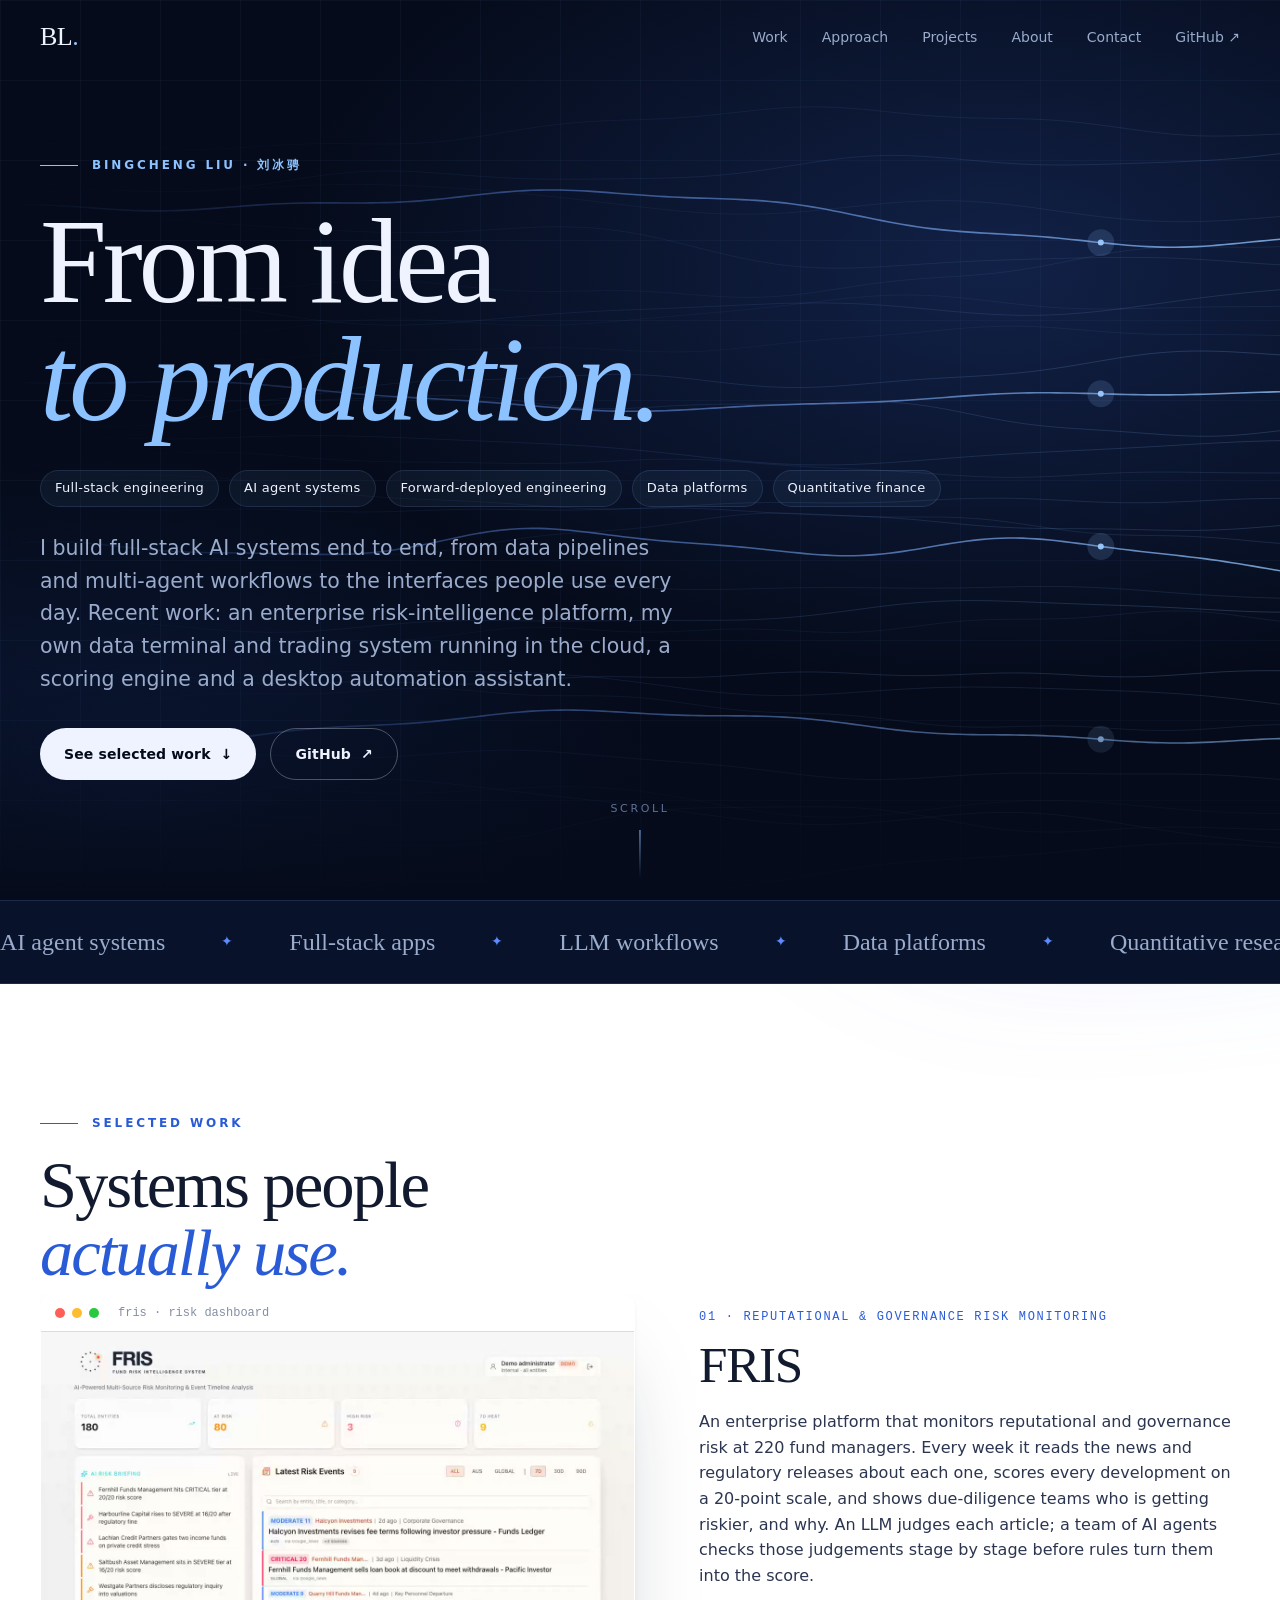
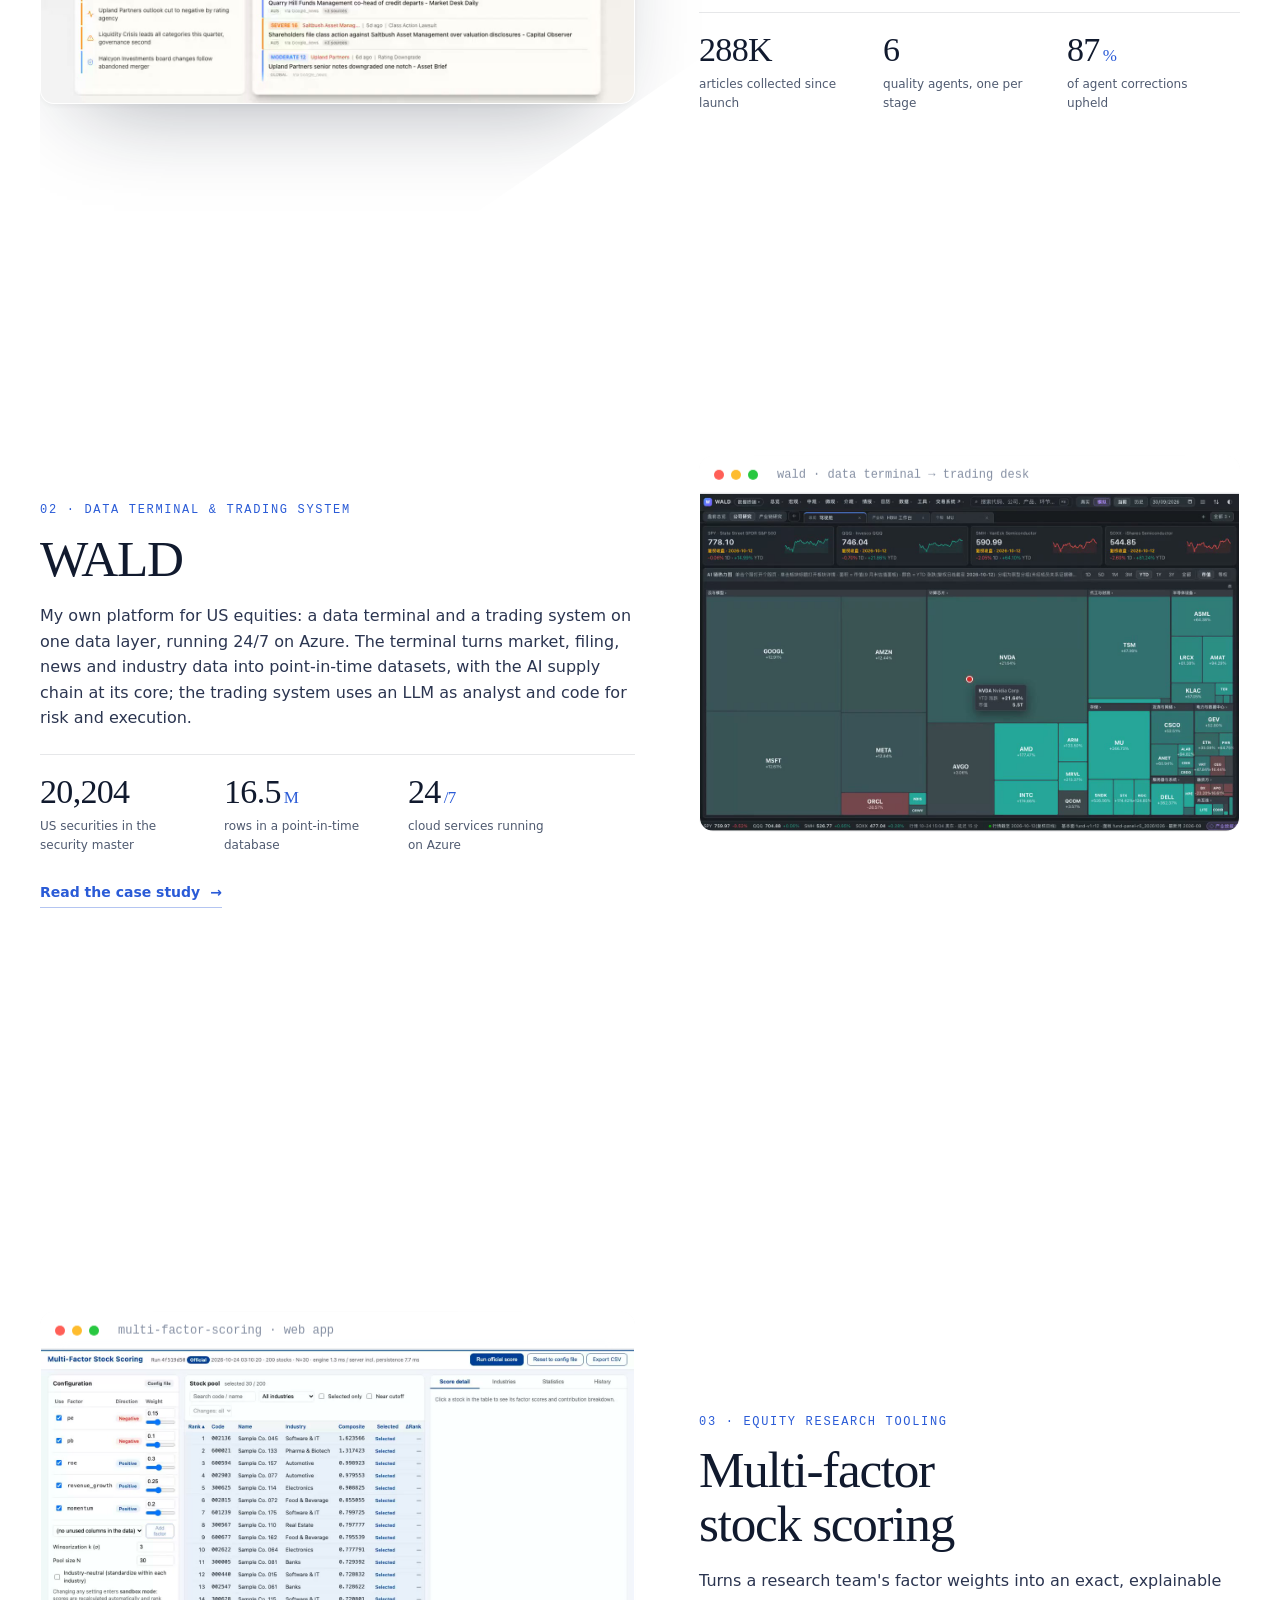
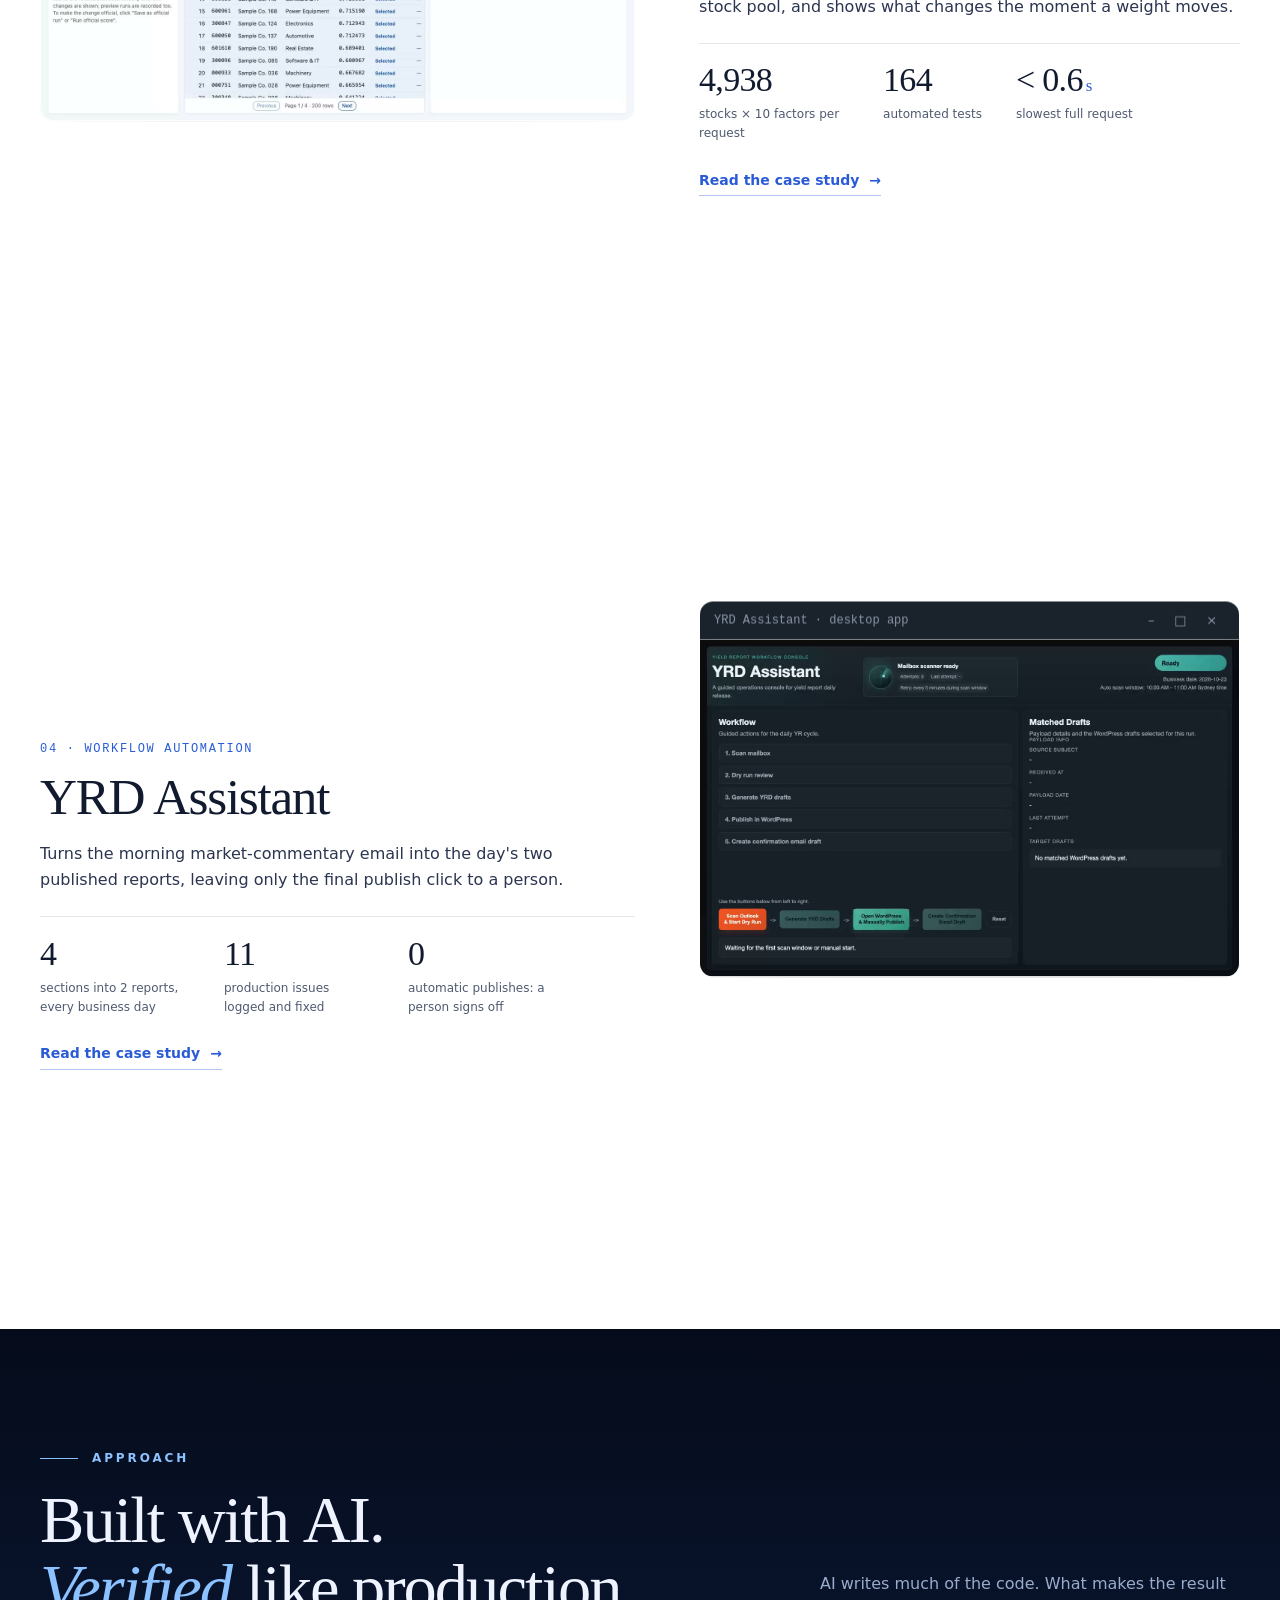
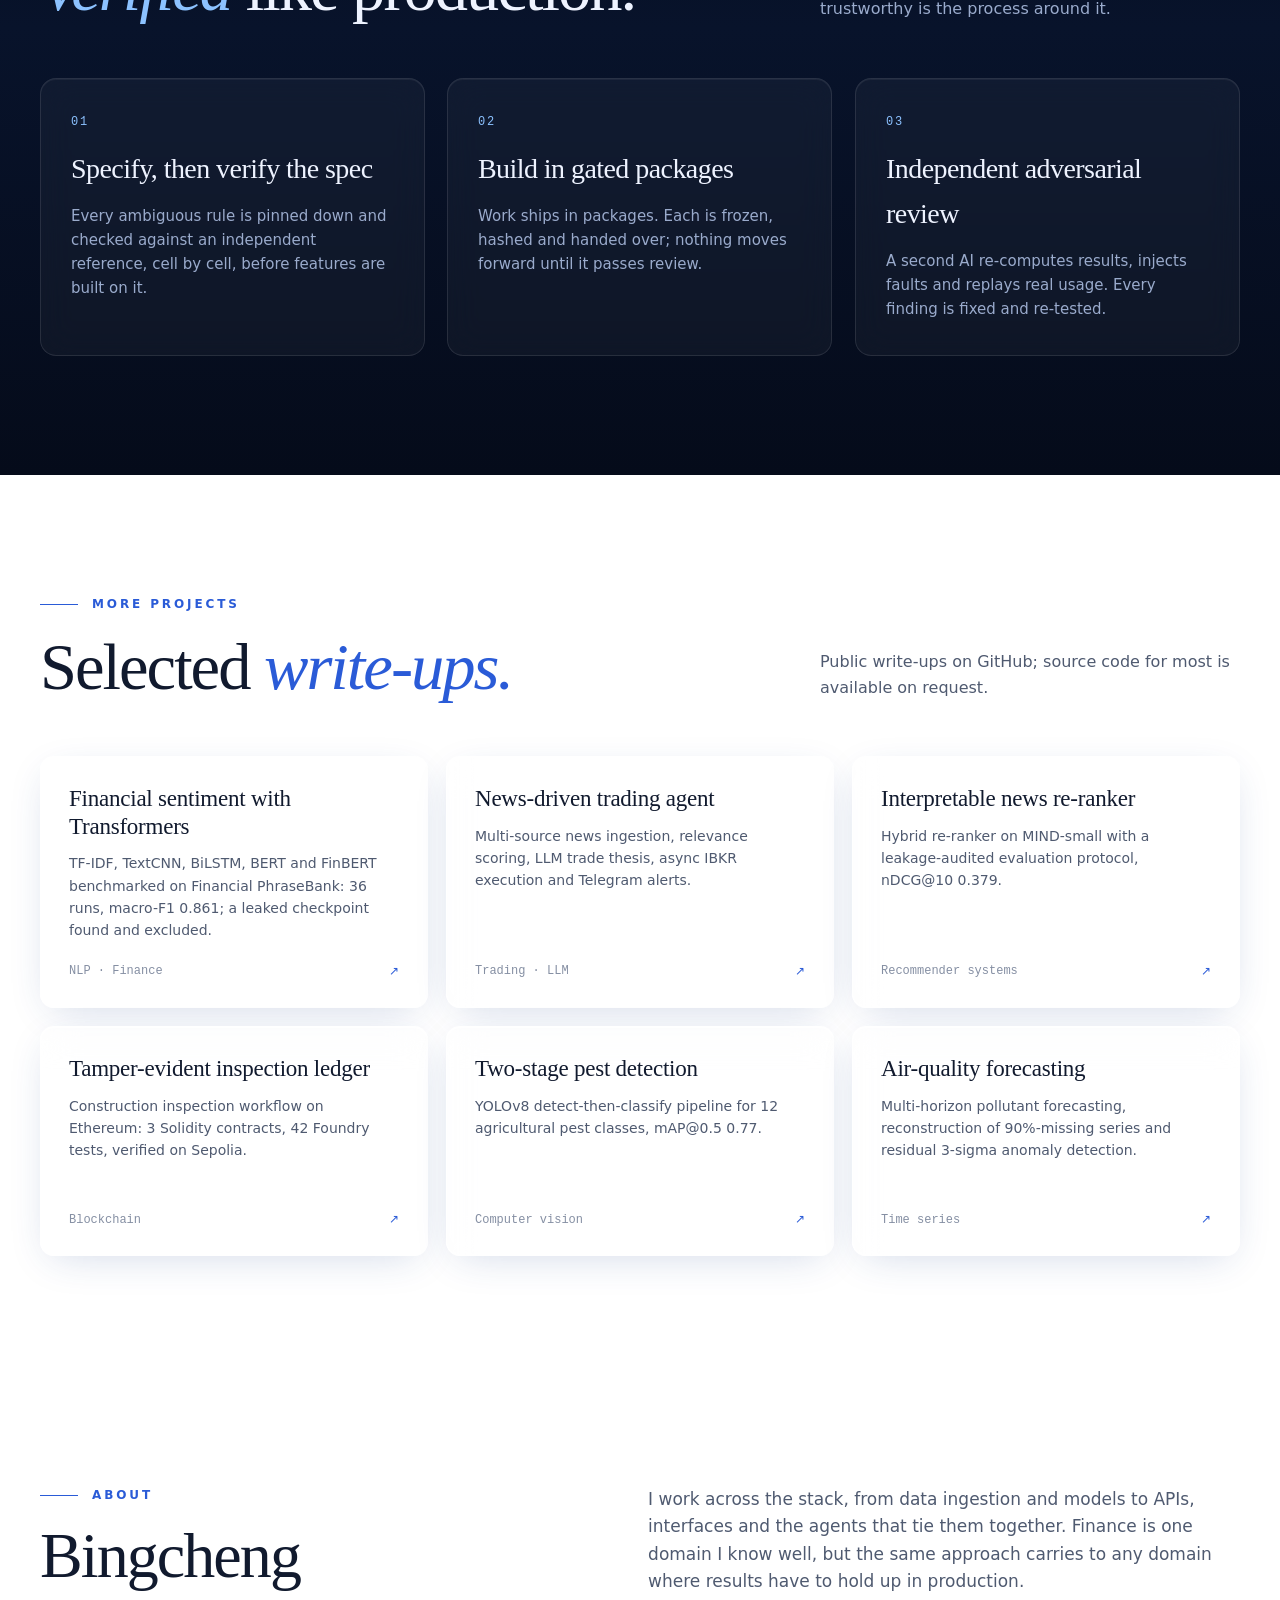
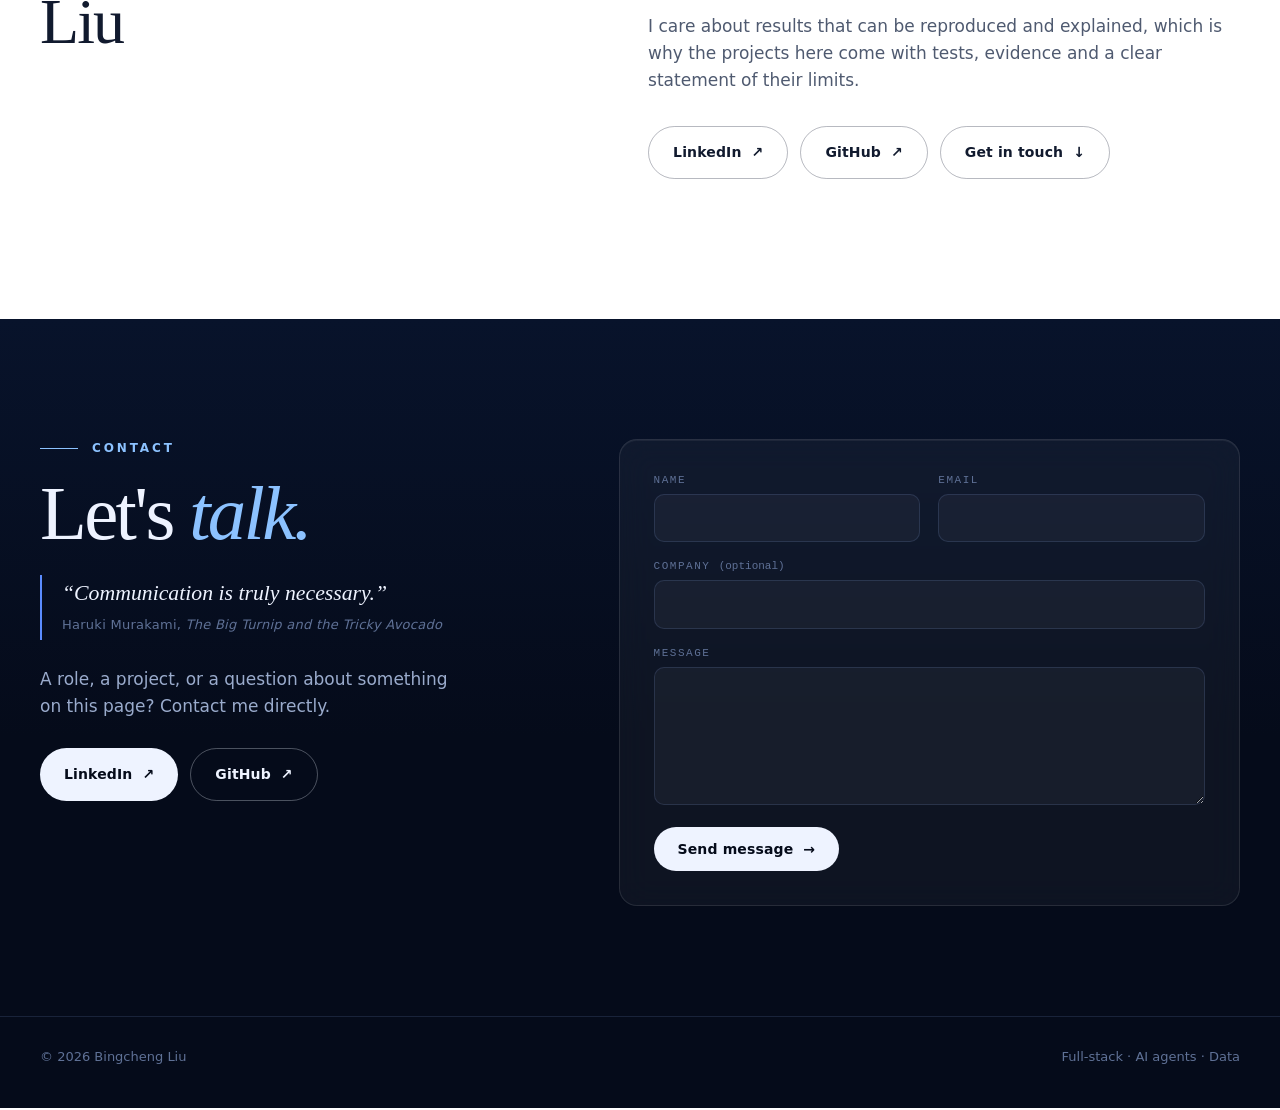
<file: index.html>
<!doctype html>
<html lang="en">
<head>
<meta charset="utf-8">
<meta name="viewport" content="width=device-width,initial-scale=1">
<title>Bingcheng Liu — Full-stack AI & Agent Systems</title>
<meta name="description" content="Bingcheng Liu takes ideas to production: full-stack products, AI agent systems, data platforms and quantitative tools. Selected work, with real product walkthroughs.">
<link rel="icon" href="/favicon.svg" type="image/svg+xml">
<meta name="theme-color" content="#050b1a">
<meta property="og:title" content="Bingcheng Liu — Full-stack AI & Agent Systems">
<meta property="og:description" content="Full-stack, AI agent and data projects taken to production, with real product walkthroughs.">
<meta property="og:image" content="/assets/multifactor/poster.jpg?v=2">
<link rel="stylesheet" href="/assets/site.css?v=20261026a">
</head>
<body>
<a class="skip" href="#main">Skip to content</a>

<header class="nav theme-dark" id="nav">
  <div class="nav-in">
    <a class="brand" href="/" aria-label="Bingcheng Liu home">BL<span>.</span></a>
    <nav class="nav-links" aria-label="Main navigation">
      <a href="#work">Work</a>
      <a href="#approach" class="hide-s">Approach</a>
      <a href="#more">Projects</a>
      <a href="#about" class="hide-s">About</a>
      <a href="#contact">Contact</a>
      <a href="https://github.com/bensonliu-sudo" class="hide-s">GitHub ↗</a>
    </nav>
  </div>
</header>

<main id="main">
  <section class="hero theme-dark" aria-labelledby="hero-title">
    <canvas id="flow" aria-hidden="true"></canvas>
    <div class="hero-in">
      <div class="eyebrow">Bingcheng Liu · 刘冰骋</div>
      <h1 id="hero-title"><span class="w" style="animation-delay:.05s">From</span> <span class="w" style="animation-delay:.17s">idea</span><br><span class="w accent" style="animation-delay:.32s">to</span> <span class="w accent" style="animation-delay:.44s">production.</span></h1>
      <ul class="roles" aria-label="Focus areas"><li>Full-stack engineering</li><li>AI agent systems</li><li>Forward-deployed engineering</li><li>Data platforms</li><li>Quantitative finance</li></ul>
      <p class="lede">I build full-stack AI systems end to end, from data pipelines and multi-agent workflows to the interfaces people use every day. Recent work: an enterprise risk-intelligence platform, my own data terminal and trading system running in the cloud, a scoring engine and a desktop automation assistant.</p>
      <div class="cta">
        <a class="btn solid" href="#work">See selected work <span aria-hidden="true">↓</span></a>
        <a class="btn ghost" href="https://github.com/bensonliu-sudo">GitHub <span aria-hidden="true">↗</span></a>
      </div>
    </div>
    <div class="scroll-cue" aria-hidden="true">Scroll<i></i></div>
  </section>

  <div class="marquee theme-dark" aria-hidden="true"><div class="marquee-track">
    <span>AI agent systems</span><span>Full-stack apps</span><span>LLM workflows</span><span>Data platforms</span><span>Quantitative research</span><span>Trading systems</span><span>Python · FastAPI · SQL</span><span>Machine learning & NLP</span><span>Computer vision</span><span>Smart contracts</span>
    <span>AI agent systems</span><span>Full-stack apps</span><span>LLM workflows</span><span>Data platforms</span><span>Quantitative research</span><span>Trading systems</span><span>Python · FastAPI · SQL</span><span>Machine learning & NLP</span><span>Computer vision</span><span>Smart contracts</span>
  </div></div>

  <section id="work" aria-labelledby="work-title">
    <div class="wrap">
      <div class="sec-head">
        <div class="rv"><div class="eyebrow">Selected work</div><h2 id="work-title">Systems people<br><em>actually use.</em></h2></div>
      </div>

      <div class="prows">
        <article class="prow">
          <a class="frame rv" href="/work/fris" aria-label="FRIS case study">
            <div class="frame-bar" aria-hidden="true"><i></i><i></i><i></i><span>fris · risk dashboard</span></div>
            <video data-auto src="/assets/fris/demo.mp4?v=3" poster="/assets/fris/poster.jpg?v=2" muted loop playsinline preload="auto" aria-label="Screen recording of the FRIS risk intelligence platform on synthetic data"></video>
          </a>
          <div class="proj">
            <div class="proj-num rv">01 · REPUTATIONAL &amp; GOVERNANCE RISK MONITORING</div>
            <h3 class="rv d1">FRIS</h3>
            <p class="lead rv d2">An enterprise platform that monitors reputational and governance risk at 220 fund managers. Every week it reads the news and regulatory releases about each one, scores every development on a 20-point scale, and shows due-diligence teams who is getting riskier, and why. An LLM judges each article; a team of AI agents checks those judgements stage by stage before rules turn them into the score.</p>
            <div class="mini rv d2">
              <div><b>288K</b><span>articles collected since launch</span></div>
              <div><b data-count="6">6</b><span>quality agents, one per stage</span></div>
              <div><b>87<small>%</small></b><span>of agent corrections upheld</span></div>
            </div>
            <div class="tags rv d3"><span class="tag">Multi-agent</span><span class="tag">LangGraph</span><span class="tag">Python</span><span class="tag">FastAPI</span><span class="tag">PostgreSQL</span><span class="tag">Next.js</span></div>
            <a class="more-link rv d4" href="/work/fris">Read the case study <span aria-hidden="true">→</span></a>
          </div>
        </article>

        <article class="prow flip">
          <a class="frame rv" href="/work/wald" aria-label="WALD case study">
            <div class="frame-bar" aria-hidden="true"><i></i><i></i><i></i><span>wald · data terminal → trading desk</span></div>
            <video data-auto src="/assets/wald/demo.mp4?v=3" poster="/assets/wald/poster.jpg?v=3" muted loop playsinline preload="auto" aria-label="Screen recording of the WALD data terminal and trading desk"></video>
          </a>
          <div class="proj">
            <div class="proj-num rv">02 · DATA TERMINAL &amp; TRADING SYSTEM</div>
            <h3 class="rv d1">WALD</h3>
            <p class="lead rv d2">My own platform for US equities: a data terminal and a trading system on one data layer, running 24/7 on Azure. The terminal turns market, filing, news and industry data into point-in-time datasets, with the AI supply chain at its core; the trading system uses an LLM as analyst and code for risk and execution.</p>
            <div class="mini rv d2">
              <div><b data-count="20291" data-sep="1">20,291</b><span>US securities in the security master</span></div>
              <div><b>16.5<small>M</small></b><span>rows in a point-in-time database</span></div>
              <div><b>24<small>/7</small></b><span>cloud services running on Azure</span></div>
            </div>
            <div class="tags rv d3"><span class="tag">Python</span><span class="tag">PostgreSQL</span><span class="tag">LLM agents</span><span class="tag">Azure</span><span class="tag">Vanilla JS</span></div>
            <a class="more-link rv d4" href="/work/wald">Read the case study <span aria-hidden="true">→</span></a>
          </div>
        </article>

        <article class="prow">
          <a class="frame rv" href="/work/multifactor-scoring" aria-label="Multi-factor stock scoring case study">
            <div class="frame-bar" aria-hidden="true"><i></i><i></i><i></i><span>multi-factor-scoring · web app</span></div>
            <video data-auto src="/assets/multifactor/demo.mp4?v=3" poster="/assets/multifactor/poster.jpg?v=2" muted loop playsinline preload="auto" aria-label="Screen recording of the multi-factor scoring tool"></video>
          </a>
          <div class="proj">
            <div class="proj-num rv">03 · EQUITY RESEARCH TOOLING</div>
            <h3 class="rv d1">Multi-factor<br>stock scoring</h3>
            <p class="lead rv d2">Turns a research team's factor weights into an exact, explainable stock pool, and shows what changes the moment a weight moves.</p>
            <div class="mini rv d2">
              <div><b data-count="5000" data-sep="1">5,000</b><span>stocks × 10 factors per request</span></div>
              <div><b data-count="166">166</b><span>automated tests</span></div>
              <div><b>&lt; 0.6<small>s</small></b><span>slowest full request</span></div>
            </div>
            <div class="tags rv d3"><span class="tag">Python</span><span class="tag">FastAPI</span><span class="tag">NumPy</span><span class="tag">SQLite</span><span class="tag">Vanilla JS</span></div>
            <a class="more-link rv d4" href="/work/multifactor-scoring">Read the case study <span aria-hidden="true">→</span></a>
          </div>
        </article>

        <article class="prow flip">
          <a class="frame win rv" href="/work/yrd-assistant" aria-label="YRD Assistant case study">
            <div class="frame-bar" aria-hidden="true"><span>YRD Assistant · desktop app</span><em>– □ ×</em></div>
            <video data-auto src="/assets/yrd/demo.mp4?v=3" poster="/assets/yrd/poster.jpg?v=2" muted loop playsinline preload="auto" aria-label="Screen recording of the YRD Assistant desktop app"></video>
          </a>
          <div class="proj">
            <div class="proj-num rv">04 · WORKFLOW AUTOMATION</div>
            <h3 class="rv d1">YRD Assistant</h3>
            <p class="lead rv d2">Turns the morning market-commentary email into the day's two published reports, leaving only the final publish click to a person.</p>
            <div class="mini rv d2">
              <div><b data-count="4">4</b><span>sections into 2 reports, every business day</span></div>
              <div><b data-count="11">11</b><span>production issues logged and fixed</span></div>
              <div><b data-count="0">0</b><span>automatic publishes: a person signs off</span></div>
            </div>
            <div class="tags rv d3"><span class="tag">Node.js</span><span class="tag">Electron</span><span class="tag">Python</span><span class="tag">Outlook COM</span><span class="tag">WordPress REST</span></div>
            <a class="more-link rv d4" href="/work/yrd-assistant">Read the case study <span aria-hidden="true">→</span></a>
          </div>
        </article>
      </div>
    </div>
  </section>

  <section id="approach" class="theme-dark" aria-labelledby="approach-title">
    <div class="wrap">
      <div class="sec-head">
        <div class="rv"><div class="eyebrow">Approach</div><h2 id="approach-title">Built with AI.<br><em>Verified</em> like production.</h2></div>
        <p class="rv d1">AI writes much of the code. What makes the result trustworthy is the process around it.</p>
      </div>
      <div class="steps">
        <article class="step rv"><div class="n">01</div><h3>Specify, then verify the spec</h3><p>Every ambiguous rule is pinned down and checked against an independent reference, cell by cell, before features are built on it.</p></article>
        <article class="step rv d1"><div class="n">02</div><h3>Build in gated packages</h3><p>Work ships in packages. Each is frozen, hashed and handed over; nothing moves forward until it passes review.</p></article>
        <article class="step rv d2"><div class="n">03</div><h3>Independent adversarial review</h3><p>A second AI re-computes results, injects faults and replays real usage. Every finding is fixed and re-tested.</p></article>
      </div>
    </div>
  </section>

  <section id="more" aria-labelledby="more-title">
    <div class="wrap">
      <div class="sec-head">
        <div class="rv"><div class="eyebrow">More projects</div><h2 id="more-title">Selected <em>write-ups.</em></h2></div>
        <p class="rv d1">Public write-ups on GitHub; source code for most is available on request.</p>
      </div>
      <div class="grid">
        <a class="card rv" href="https://github.com/bensonliu-sudo/financial-sentiment-transformers"><div><h3>Financial sentiment with Transformers</h3><p>TF-IDF, TextCNN, BiLSTM, BERT and FinBERT benchmarked on Financial PhraseBank: 36 runs, macro-F1 0.861; a leaked checkpoint found and excluded.</p></div><div class="meta"><span>NLP · Finance</span><i aria-hidden="true">↗</i></div></a>
        <a class="card rv d1" href="https://github.com/bensonliu-sudo/ai-automated-trading-system"><div><h3>News-driven trading agent</h3><p>Multi-source news ingestion, relevance scoring, LLM trade thesis, async IBKR execution and Telegram alerts.</p></div><div class="meta"><span>Trading · LLM</span><i aria-hidden="true">↗</i></div></a>
        <a class="card rv d2" href="https://github.com/bensonliu-sudo/news-recommender-mind"><div><h3>Interpretable news re-ranker</h3><p>Hybrid re-ranker on MIND-small with a leakage-audited evaluation protocol, nDCG@10 0.379.</p></div><div class="meta"><span>Recommender systems</span><i aria-hidden="true">↗</i></div></a>
        <a class="card rv" href="https://github.com/bensonliu-sudo/construction-inspection-ledger"><div><h3>Tamper-evident inspection ledger</h3><p>Construction inspection workflow on Ethereum: 3 Solidity contracts, 42 Foundry tests, verified on Sepolia.</p></div><div class="meta"><span>Blockchain</span><i aria-hidden="true">↗</i></div></a>
        <a class="card rv d1" href="https://github.com/bensonliu-sudo/pest-detection-yolov8"><div><h3>Two-stage pest detection</h3><p>YOLOv8 detect-then-classify pipeline for 12 agricultural pest classes, mAP@0.5 0.77.</p></div><div class="meta"><span>Computer vision</span><i aria-hidden="true">↗</i></div></a>
        <a class="card rv d2" href="https://github.com/bensonliu-sudo/air-quality-forecasting"><div><h3>Air-quality forecasting</h3><p>Multi-horizon pollutant forecasting, reconstruction of 90%-missing series and residual 3-sigma anomaly detection.</p></div><div class="meta"><span>Time series</span><i aria-hidden="true">↗</i></div></a>
      </div>
    </div>
  </section>

  <section id="about" aria-labelledby="about-title">
    <div class="wrap about">
      <div class="rv"><div class="eyebrow">About</div><h2 id="about-title">Bingcheng<br>Liu</h2></div>
      <div class="rv d1">
        <p>I work across the stack, from data ingestion and models to APIs, interfaces and the agents that tie them together. Finance is one domain I know well, but the same approach carries to any domain where results have to hold up in production.</p>
        <p>I care about results that can be reproduced and explained, which is why the projects here come with tests, evidence and a clear statement of their limits.</p>
        <div class="actions"><a class="btn ghost" href="https://www.linkedin.com/in/bingcheng-liu-930a29385">LinkedIn <span aria-hidden="true">↗</span></a><a class="btn ghost" href="https://github.com/bensonliu-sudo">GitHub <span aria-hidden="true">↗</span></a><a class="btn ghost" href="#contact">Get in touch <span aria-hidden="true">↓</span></a></div>
      </div>
    </div>
  </section>

  <section id="contact" class="theme-dark" aria-labelledby="contact-title">
    <div class="wrap contact">
      <div class="rv">
        <div class="eyebrow">Contact</div>
        <h2 id="contact-title">Let's <em>talk.</em></h2>
        <figure class="quote">
          <blockquote><p>“Communication is truly necessary.”</p></blockquote>
          <figcaption>Haruki Murakami, <cite>The Big Turnip and the Tricky Avocado</cite></figcaption>
        </figure>
        <p>A role, a project, or a question about something on this page? Contact me directly.</p>
        <div class="actions"><a class="btn solid" href="https://www.linkedin.com/in/bingcheng-liu-930a29385">LinkedIn <span aria-hidden="true">↗</span></a><a class="btn ghost" href="https://github.com/bensonliu-sudo">GitHub <span aria-hidden="true">↗</span></a></div>
      </div>
      <form class="contact-form rv d1" id="contact-form" novalidate>
        <div class="field-row">
          <label><span>Name</span><input name="name" autocomplete="name" required maxlength="100"></label>
          <label><span>Email</span><input name="email" type="email" autocomplete="email" required maxlength="200"></label>
        </div>
        <label><span>Company <i>(optional)</i></span><input name="company" autocomplete="organization" maxlength="120"></label>
        <label><span>Message</span><textarea name="message" rows="5" required maxlength="4000"></textarea></label>
        <input type="checkbox" name="botcheck" class="hp" tabindex="-1" autocomplete="off" aria-hidden="true">
        <div class="form-foot">
          <button class="btn solid" type="submit">Send message <span aria-hidden="true">→</span></button>
          <p class="form-status" role="status" aria-live="polite"></p>
        </div>
      </form>
    </div>
  </section>
</main>

<footer class="theme-dark"><div class="foot"><span>© 2026 Bingcheng Liu</span><span>Full-stack · AI agents · Data</span></div></footer>

<script src="/assets/site.js?v=20261026a"></script>
</body>
</html>
</file>
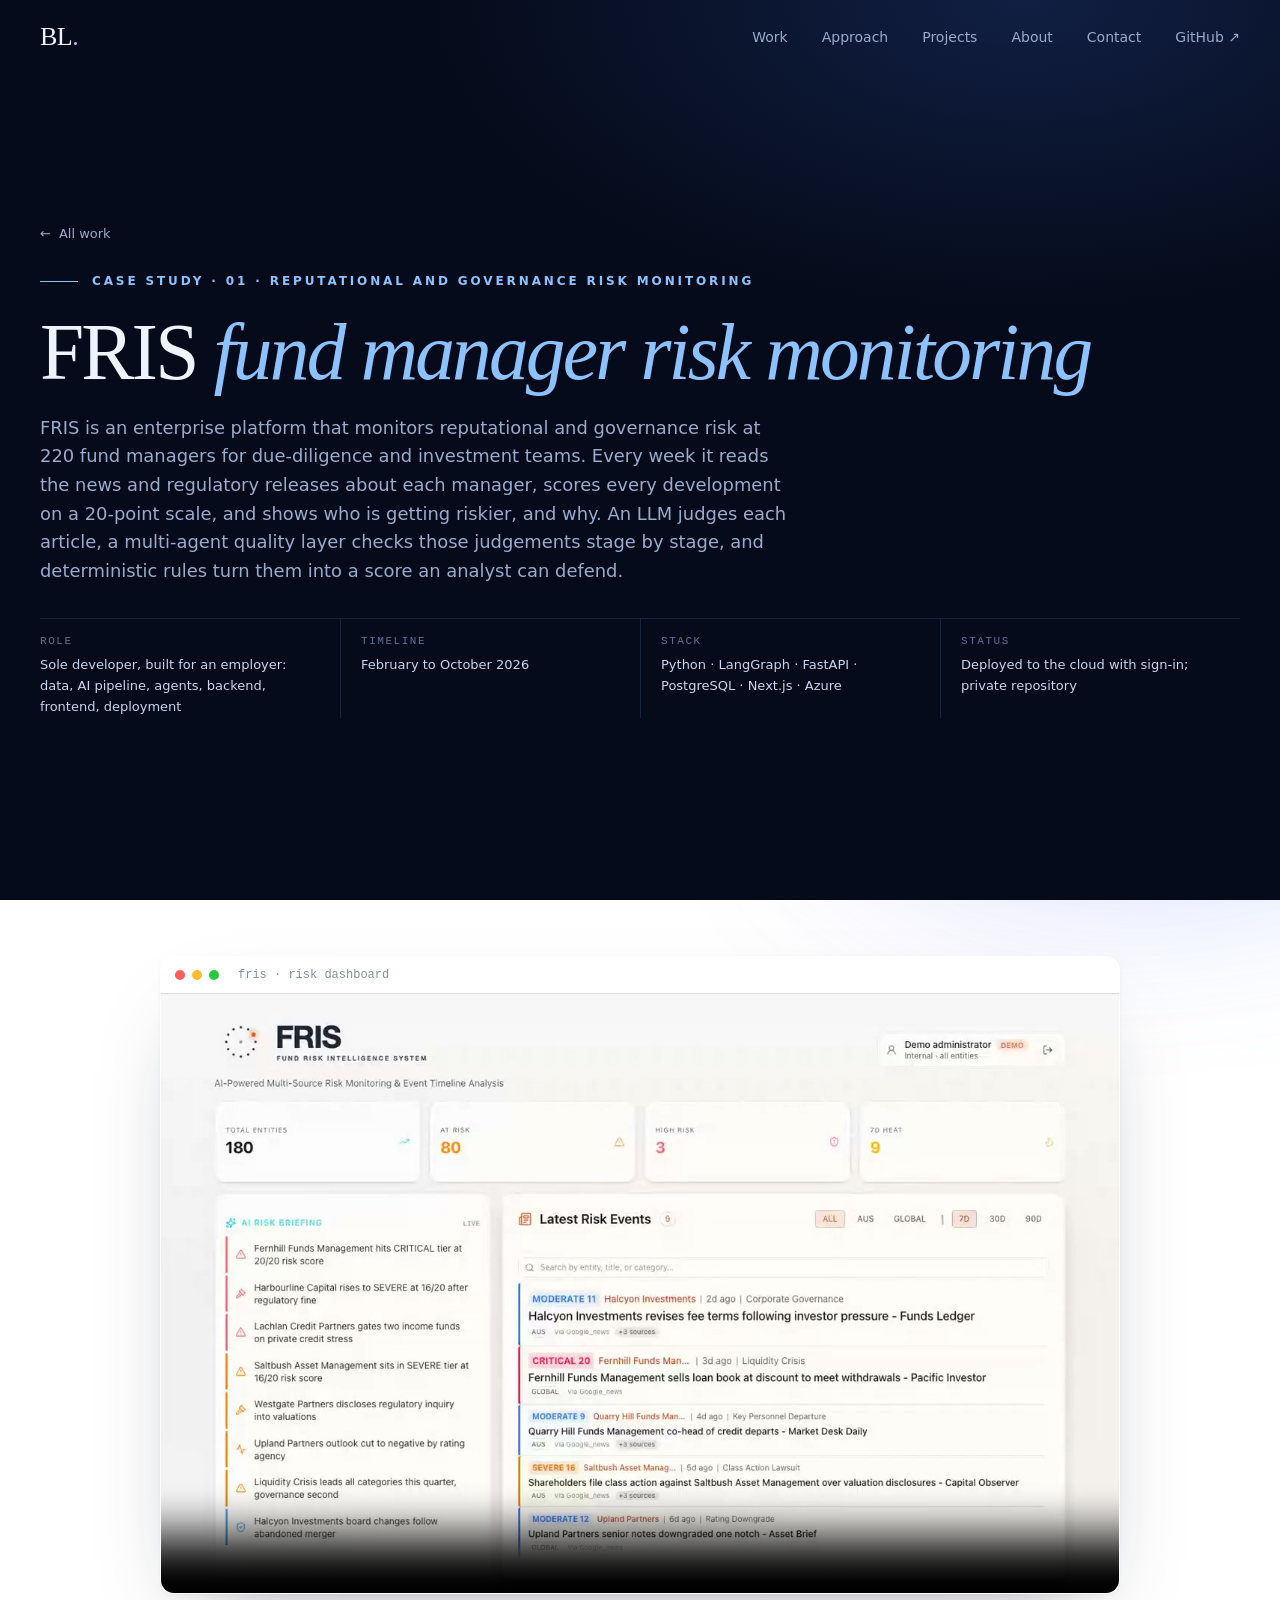
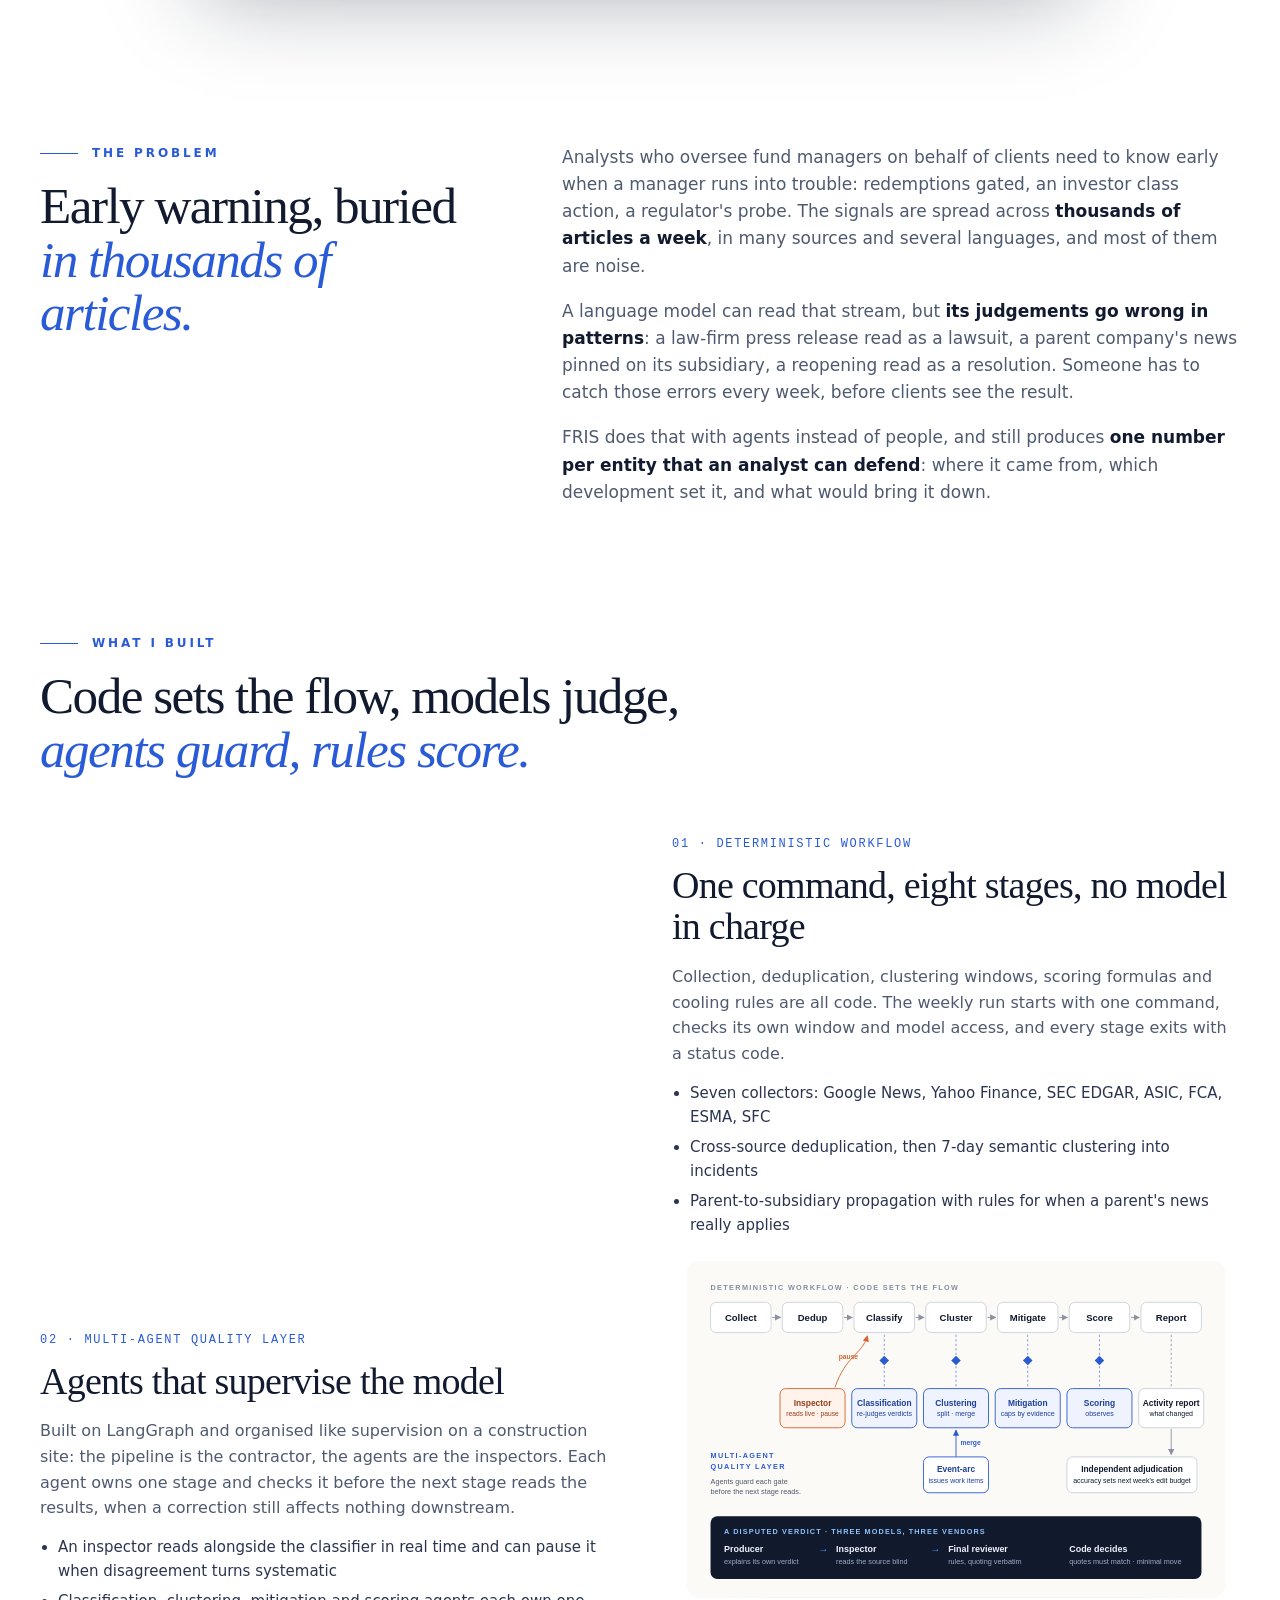
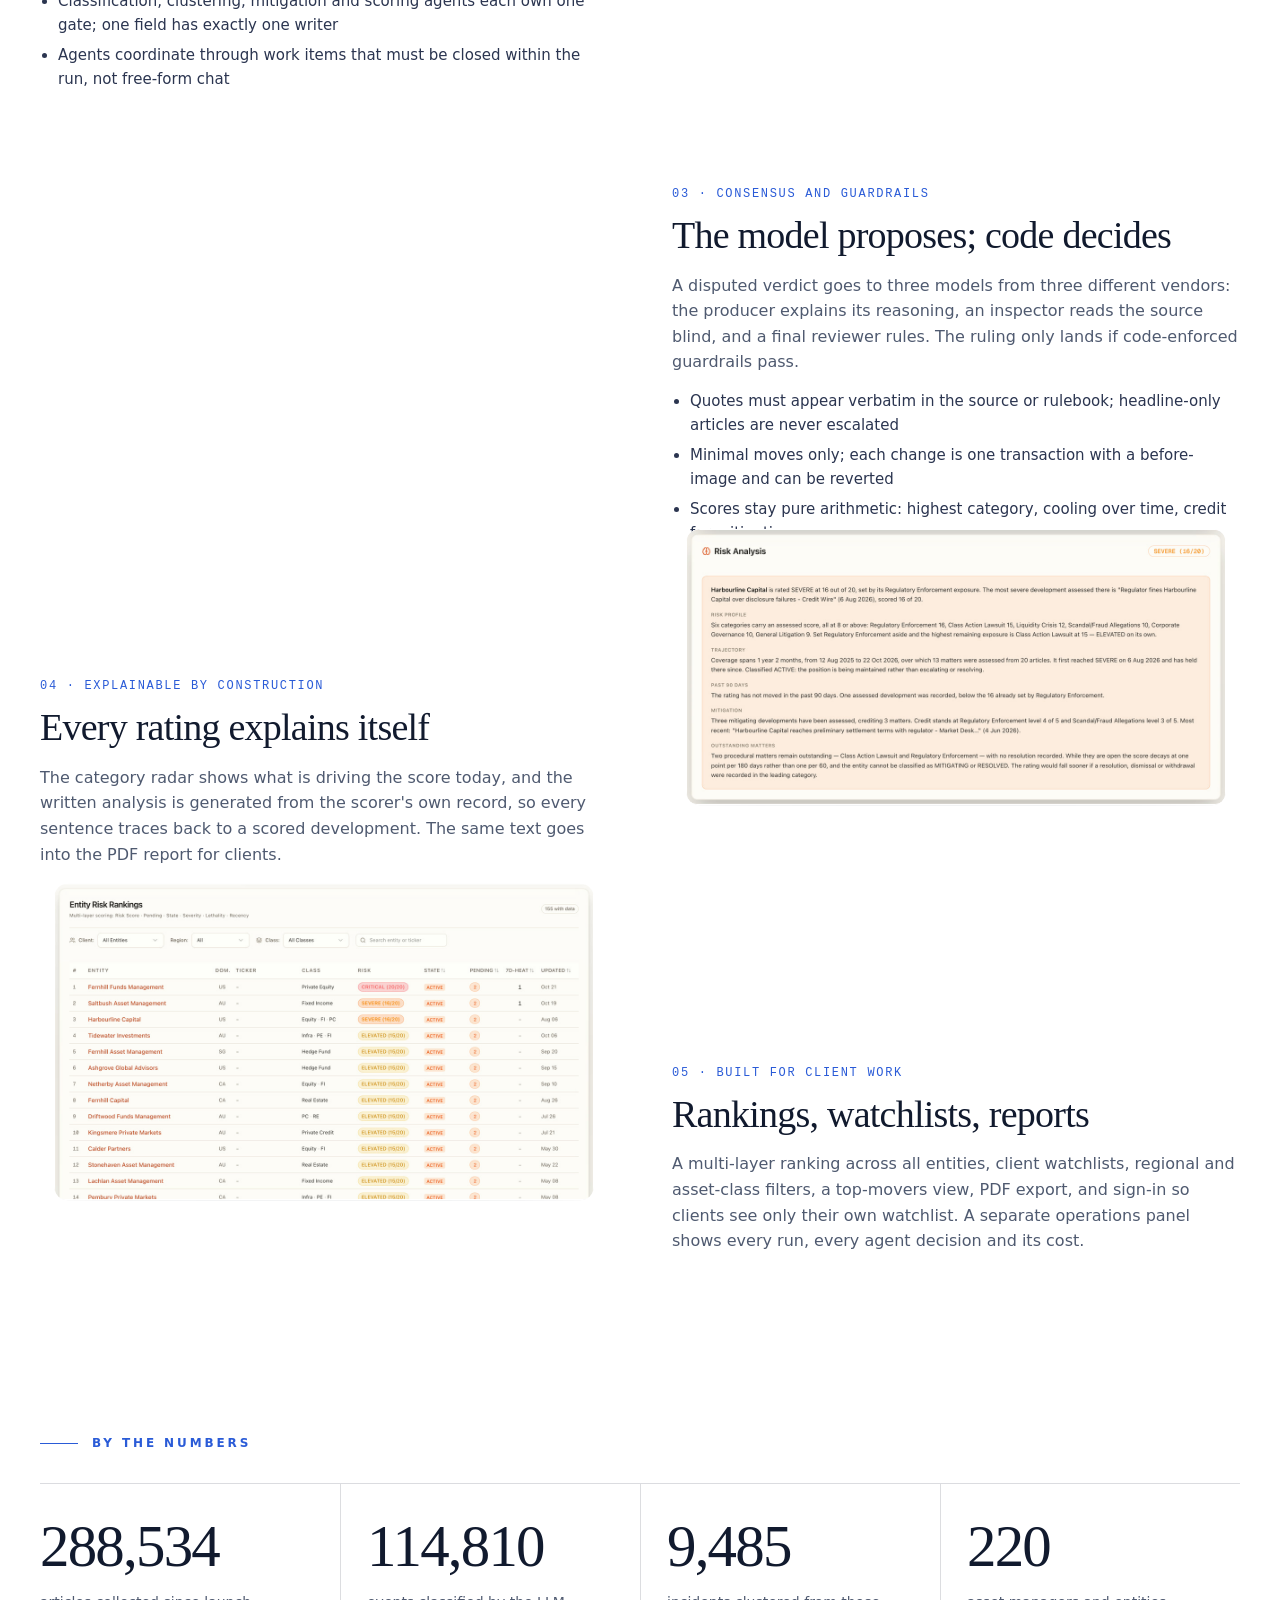
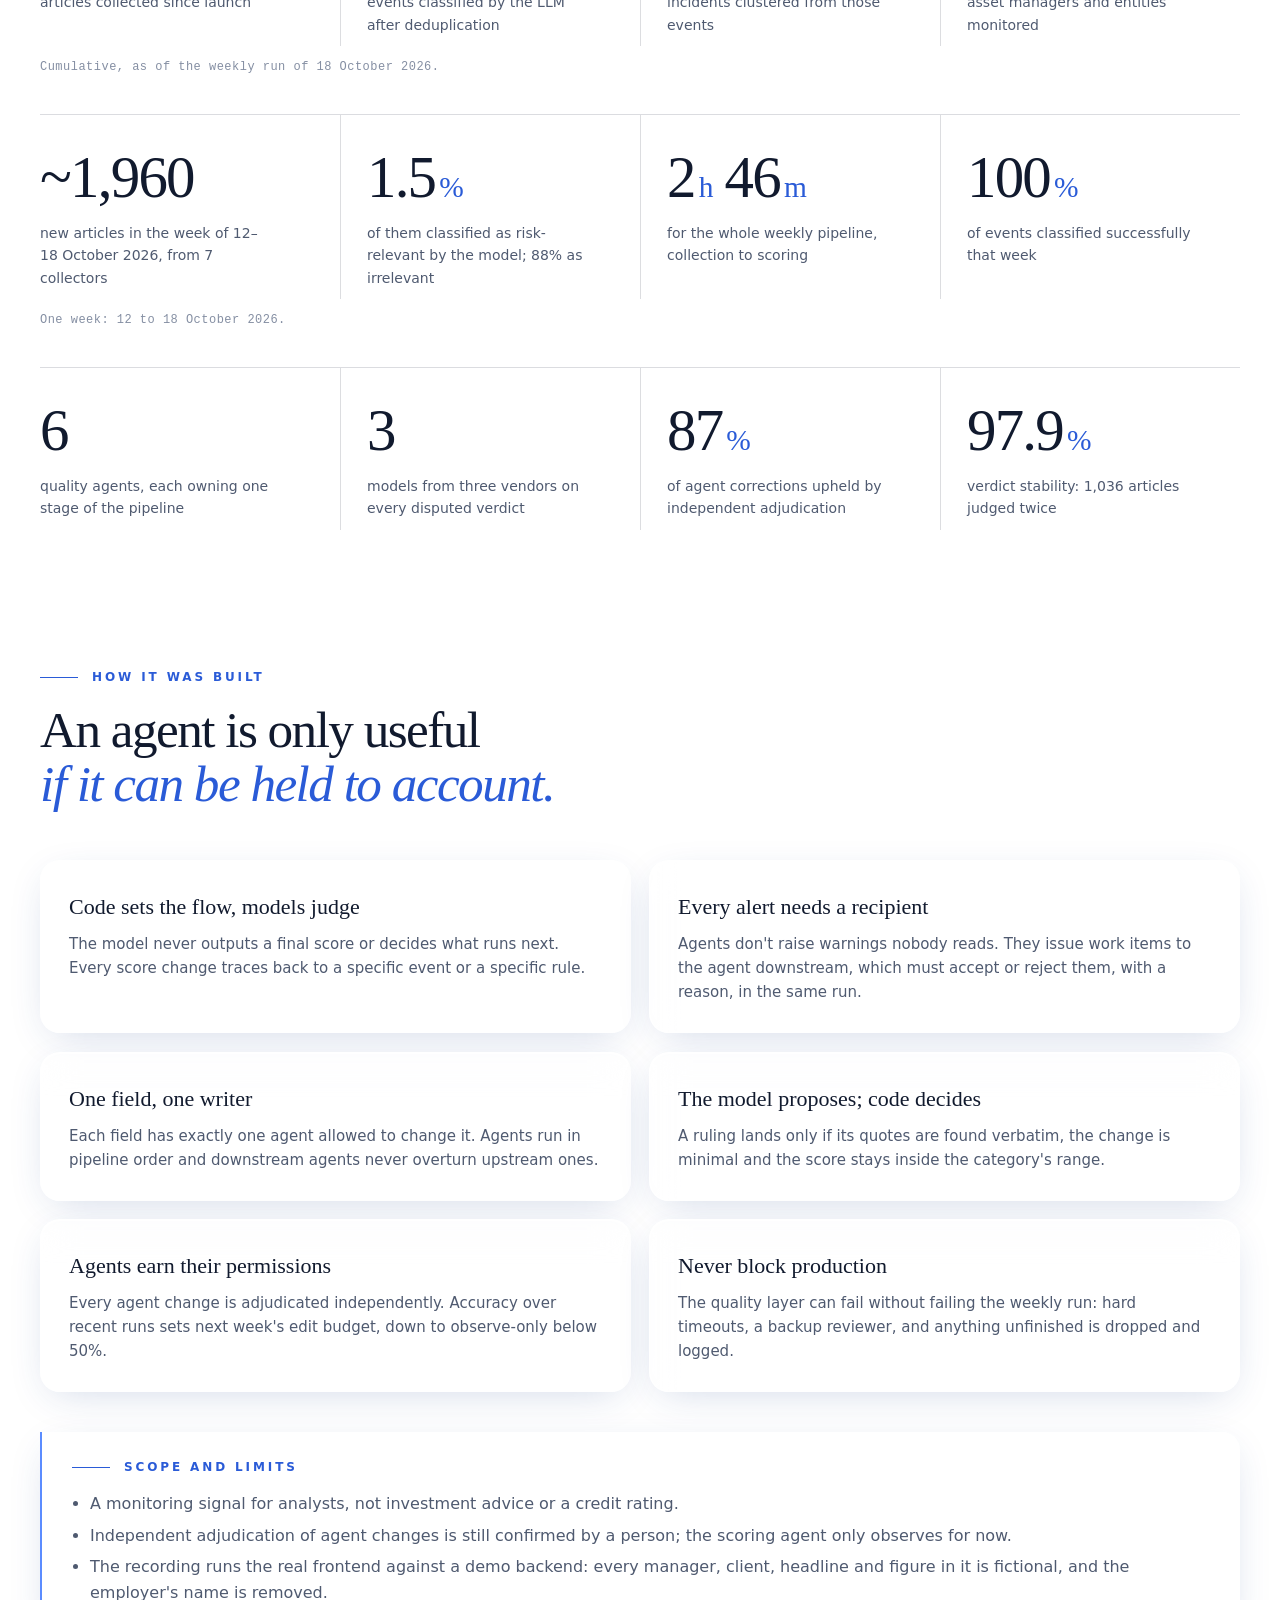
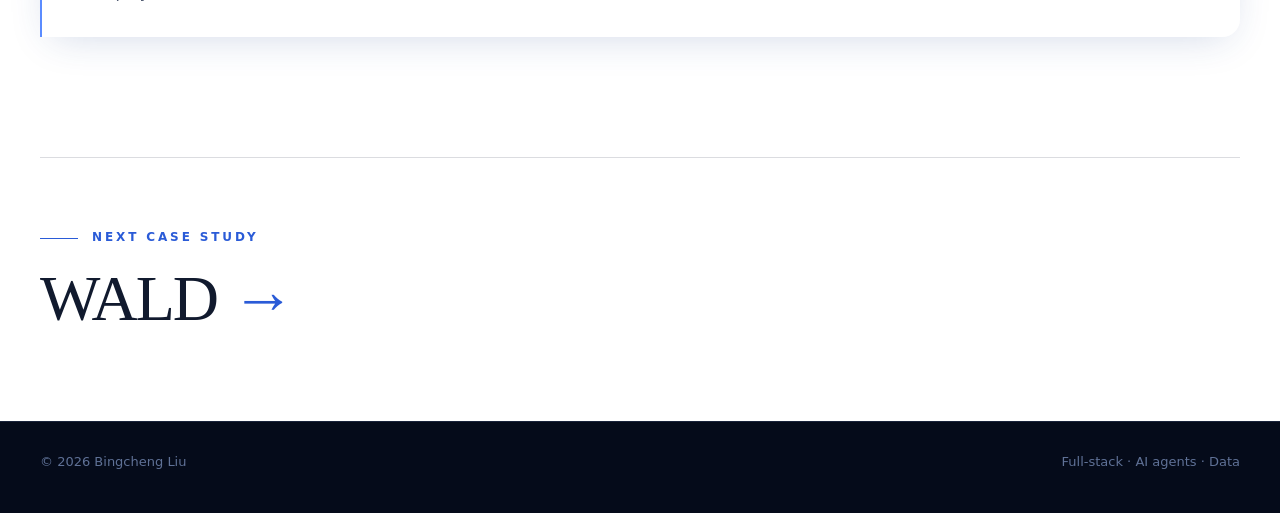
<file: work/fris/index.html>
<!doctype html>
<html lang="en">
<head>
<meta charset="utf-8">
<meta name="viewport" content="width=device-width,initial-scale=1">
<title>FRIS — Bingcheng Liu</title>
<meta name="description" content="FRIS is an enterprise platform that monitors reputational and governance risk at 220 fund managers for due-diligence and investment teams. Every week it reads the news and regulatory releases about each manager, scores every development on a 20-point scale, and shows who is getting riskier, and why. An LLM judges each article, a multi-agent quality layer checks those judgements stage by stage, and deterministic rules turn them into a score an analyst can defend.">
<link rel="icon" href="/favicon.svg" type="image/svg+xml">
<meta name="theme-color" content="#050b1a">
<meta property="og:title" content="FRIS — Bingcheng Liu">
<meta property="og:description" content="FRIS is an enterprise platform that monitors reputational and governance risk at 220 fund managers for due-diligence and investment teams. Every week it reads the news and regulatory releases about each manager, scores every development on a 20-point scale, and shows who is getting riskier, and why. An LLM judges each article, a multi-agent quality layer checks those judgements stage by stage, and deterministic rules turn them into a score an analyst can defend.">
<meta property="og:image" content="/assets/fris/poster.jpg?v=2">
<link rel="stylesheet" href="/assets/site.css?v=20261026a">
</head>
<body>
<a class="skip" href="#main">Skip to content</a>
<header class="nav theme-dark" id="nav">
  <div class="nav-in">
    <a class="brand" href="/" aria-label="Bingcheng Liu home">BL<span>.</span></a>
    <nav class="nav-links" aria-label="Main navigation">
      <a href="/#work">Work</a>
      <a href="/#approach" class="hide-s">Approach</a>
      <a href="/#more">Projects</a>
      <a href="/#about" class="hide-s">About</a>
      <a href="/#contact">Contact</a>
      <a href="https://github.com/bensonliu-sudo" class="hide-s">GitHub ↗</a>
    </nav>
  </div>
</header>

<main id="main">
  <section class="cs-hero theme-dark">
    <div class="wrap">
      <a class="back" href="/#work" data-home><span aria-hidden="true">←</span> All work</a>
      <div class="eyebrow">Case study · 01 · Reputational and governance risk monitoring</div>
      <h1>FRIS <em>fund manager risk monitoring</em></h1>
      <p class="lede">FRIS is an enterprise platform that monitors reputational and governance risk at 220 fund managers for due-diligence and investment teams. Every week it reads the news and regulatory releases about each manager, scores every development on a 20-point scale, and shows who is getting riskier, and why. An LLM judges each article, a multi-agent quality layer checks those judgements stage by stage, and deterministic rules turn them into a score an analyst can defend.</p>
      <dl class="cs-meta"><div><dt>Role</dt><dd>Sole developer, built for an employer: data, AI pipeline, agents, backend, frontend, deployment</dd></div><div><dt>Timeline</dt><dd>February to October 2026</dd></div><div><dt>Stack</dt><dd>Python · LangGraph · FastAPI · PostgreSQL · Next.js · Azure</dd></div><div><dt>Status</dt><dd>Deployed to the cloud with sign-in; private repository</dd></div></dl>
    </div>
  </section>

  <section class="cs-video"><div class="wrap"><div class="frame rv"><div class="frame-bar" aria-hidden="true"><i></i><i></i><i></i><span>fris · risk dashboard</span></div><video data-auto src="/assets/fris/demo.mp4?v=3" poster="/assets/fris/poster.jpg?v=2" muted loop playsinline preload="metadata" controls aria-label="71-second screen recording of FRIS running on fictional entities and synthetic data"></video></div></div></section>

  <section class="cs-sec">
    <div class="wrap cs-two">
      <div class="rv"><div class="eyebrow">The problem</div><h2>Early warning, buried<br><em>in thousands of articles.</em></h2></div>
      <div class="prose rv d1"><p>Analysts who oversee fund managers on behalf of clients need to know early when a manager runs into trouble: redemptions gated, an investor class action, a regulator's probe. The signals are spread across <b>thousands of articles a week</b>, in many sources and several languages, and most of them are noise.</p><p>A language model can read that stream, but <b>its judgements go wrong in patterns</b>: a law-firm press release read as a lawsuit, a parent company's news pinned on its subsidiary, a reopening read as a resolution. Someone has to catch those errors every week, before clients see the result.</p><p>FRIS does that with agents instead of people, and still produces <b>one number per entity that an analyst can defend</b>: where it came from, which development set it, and what would bring it down.</p></div>
    </div>
  </section>

  <section class="cs-sec">
    <div class="wrap">
      <div class="rv"><div class="eyebrow">What I built</div><h2>Code sets the flow, models judge,<br><em>agents guard, rules score.</em></h2></div>
      <div class="blocks">
        <div class="block">
          <figure class="shot rv"><a href="/assets/fris/dashboard.jpg"><img src="/assets/fris/dashboard.jpg" alt="FRIS dashboard with AI briefing and latest risk events" loading="lazy"></a></figure>
          <div class="rv d1"><div class="k">01 · DETERMINISTIC WORKFLOW</div><h3>One command, eight stages, no model in charge</h3><p>Collection, deduplication, clustering windows, scoring formulas and cooling rules are all code. The weekly run starts with one command, checks its own window and model access, and every stage exits with a status code.</p><ul><li>Seven collectors: Google News, Yahoo Finance, SEC EDGAR, ASIC, FCA, ESMA, SFC</li><li>Cross-source deduplication, then 7-day semantic clustering into incidents</li><li>Parent-to-subsidiary propagation with rules for when a parent's news really applies</li></ul></div>
        </div>
        <div class="block flip">
          <figure class="shot rv"><a href="/assets/fris/agents.svg"><img src="/assets/fris/agents.svg" alt="Diagram of the deterministic workflow with quality agents at each gate" loading="lazy"></a></figure>
          <div class="rv d1"><div class="k">02 · MULTI-AGENT QUALITY LAYER</div><h3>Agents that supervise the model</h3><p>Built on LangGraph and organised like supervision on a construction site: the pipeline is the contractor, the agents are the inspectors. Each agent owns one stage and checks it before the next stage reads the results, when a correction still affects nothing downstream.</p><ul><li>An inspector reads alongside the classifier in real time and can pause it when disagreement turns systematic</li><li>Classification, clustering, mitigation and scoring agents each own one gate; one field has exactly one writer</li><li>Agents coordinate through work items that must be closed within the run, not free-form chat</li></ul></div>
        </div>
        <div class="block">
          <figure class="shot rv"><a href="/assets/fris/waterline.jpg"><img src="/assets/fris/waterline.jpg" alt="Risk Score Waterline chart" loading="lazy"></a></figure>
          <div class="rv d1"><div class="k">03 · CONSENSUS AND GUARDRAILS</div><h3>The model proposes; code decides</h3><p>A disputed verdict goes to three models from three different vendors: the producer explains its reasoning, an inspector reads the source blind, and a final reviewer rules. The ruling only lands if code-enforced guardrails pass.</p><ul><li>Quotes must appear verbatim in the source or rulebook; headline-only articles are never escalated</li><li>Minimal moves only; each change is one transaction with a before-image and can be reverted</li><li>Scores stay pure arithmetic: highest category, cooling over time, credit for mitigations</li></ul></div>
        </div>
        <div class="block flip">
          <figure class="shot rv"><a href="/assets/fris/analysis.jpg"><img src="/assets/fris/analysis.jpg" alt="Radar of category scores and written risk analysis" loading="lazy"></a></figure>
          <div class="rv d1"><div class="k">04 · EXPLAINABLE BY CONSTRUCTION</div><h3>Every rating explains itself</h3><p>The category radar shows what is driving the score today, and the written analysis is generated from the scorer's own record, so every sentence traces back to a scored development. The same text goes into the PDF report for clients.</p></div>
        </div>
        <div class="block">
          <figure class="shot rv"><a href="/assets/fris/rankings.jpg"><img src="/assets/fris/rankings.jpg" alt="Entity risk rankings table" loading="lazy"></a></figure>
          <div class="rv d1"><div class="k">05 · BUILT FOR CLIENT WORK</div><h3>Rankings, watchlists, reports</h3><p>A multi-layer ranking across all entities, client watchlists, regional and asset-class filters, a top-movers view, PDF export, and sign-in so clients see only their own watchlist. A separate operations panel shows every run, every agent decision and its cost.</p></div>
        </div>
      </div>
    </div>
  </section>

  <section class="cs-sec">
    <div class="wrap">
      <div class="rv"><div class="eyebrow">By the numbers</div></div>
      <div class="stats" style="margin-top:30px"><div class="stat rv"><b>288,534</b><span>articles collected since launch</span></div><div class="stat rv d1"><b>114,810</b><span>events classified by the LLM after deduplication</span></div><div class="stat rv d2"><b>9,485</b><span>incidents clustered from those events</span></div><div class="stat rv d3"><b>220</b><span>asset managers and entities monitored</span></div></div><p class="stats-note rv">Cumulative, as of the weekly run of 18 October 2026.</p>
      <div class="stats" style="margin-top:40px"><div class="stat rv"><b>~1,960</b><span>new articles in the week of 12–18 October 2026, from 7 collectors</span></div><div class="stat rv d1"><b>1.5<small>%</small></b><span>of them classified as risk-relevant by the model; 88% as irrelevant</span></div><div class="stat rv d2"><b>2<small>h</small> 46<small>m</small></b><span>for the whole weekly pipeline, collection to scoring</span></div><div class="stat rv d3"><b>100<small>%</small></b><span>of events classified successfully that week</span></div></div><p class="stats-note rv">One week: 12 to 18 October 2026.</p>
      <div class="stats" style="margin-top:40px"><div class="stat rv"><b>6</b><span>quality agents, each owning one stage of the pipeline</span></div><div class="stat rv d1"><b>3</b><span>models from three vendors on every disputed verdict</span></div><div class="stat rv d2"><b>87<small>%</small></b><span>of agent corrections upheld by independent adjudication</span></div><div class="stat rv d3"><b>97.9<small>%</small></b><span>verdict stability: 1,036 articles judged twice</span></div></div><p class="stats-note rv">Quality layer, first production run on 12 October 2026.</p>
    </div>
  </section>

  <section class="cs-sec">
    <div class="wrap">
      <div class="rv"><div class="eyebrow">How it was built</div><h2>An agent is only useful<br><em>if it can be held to account.</em></h2></div>
      <div class="lessons"><div class="lesson rv"><b>Code sets the flow, models judge</b><p>The model never outputs a final score or decides what runs next. Every score change traces back to a specific event or a specific rule.</p></div><div class="lesson rv d1"><b>Every alert needs a recipient</b><p>Agents don't raise warnings nobody reads. They issue work items to the agent downstream, which must accept or reject them, with a reason, in the same run.</p></div><div class="lesson rv"><b>One field, one writer</b><p>Each field has exactly one agent allowed to change it. Agents run in pipeline order and downstream agents never overturn upstream ones.</p></div><div class="lesson rv d1"><b>The model proposes; code decides</b><p>A ruling lands only if its quotes are found verbatim, the change is minimal and the score stays inside the category's range.</p></div><div class="lesson rv"><b>Agents earn their permissions</b><p>Every agent change is adjudicated independently. Accuracy over recent runs sets next week's edit budget, down to observe-only below 50%.</p></div><div class="lesson rv d1"><b>Never block production</b><p>The quality layer can fail without failing the weekly run: hard timeouts, a backup reviewer, and anything unfinished is dropped and logged.</p></div></div>
      <div class="limits rv"><div class="eyebrow" style="margin-bottom:14px">Scope and limits</div><ul><li>A monitoring signal for analysts, not investment advice or a credit rating.</li><li>Independent adjudication of agent changes is still confirmed by a person; the scoring agent only observes for now.</li><li>The recording runs the real frontend against a demo backend: every manager, client, headline and figure in it is fictional, and the employer's name is removed.</li></ul></div>
    </div>
  </section>

  <a class="next wrap" href="/work/wald"><div class="eyebrow">Next case study</div><b>WALD <i aria-hidden="true">→</i></b></a>
</main>

<footer class="theme-dark"><div class="foot"><span>© 2026 Bingcheng Liu</span><span>Full-stack · AI agents · Data</span></div></footer>
<script src="/assets/site.js?v=20261026a"></script>
</body>
</html>
</file>
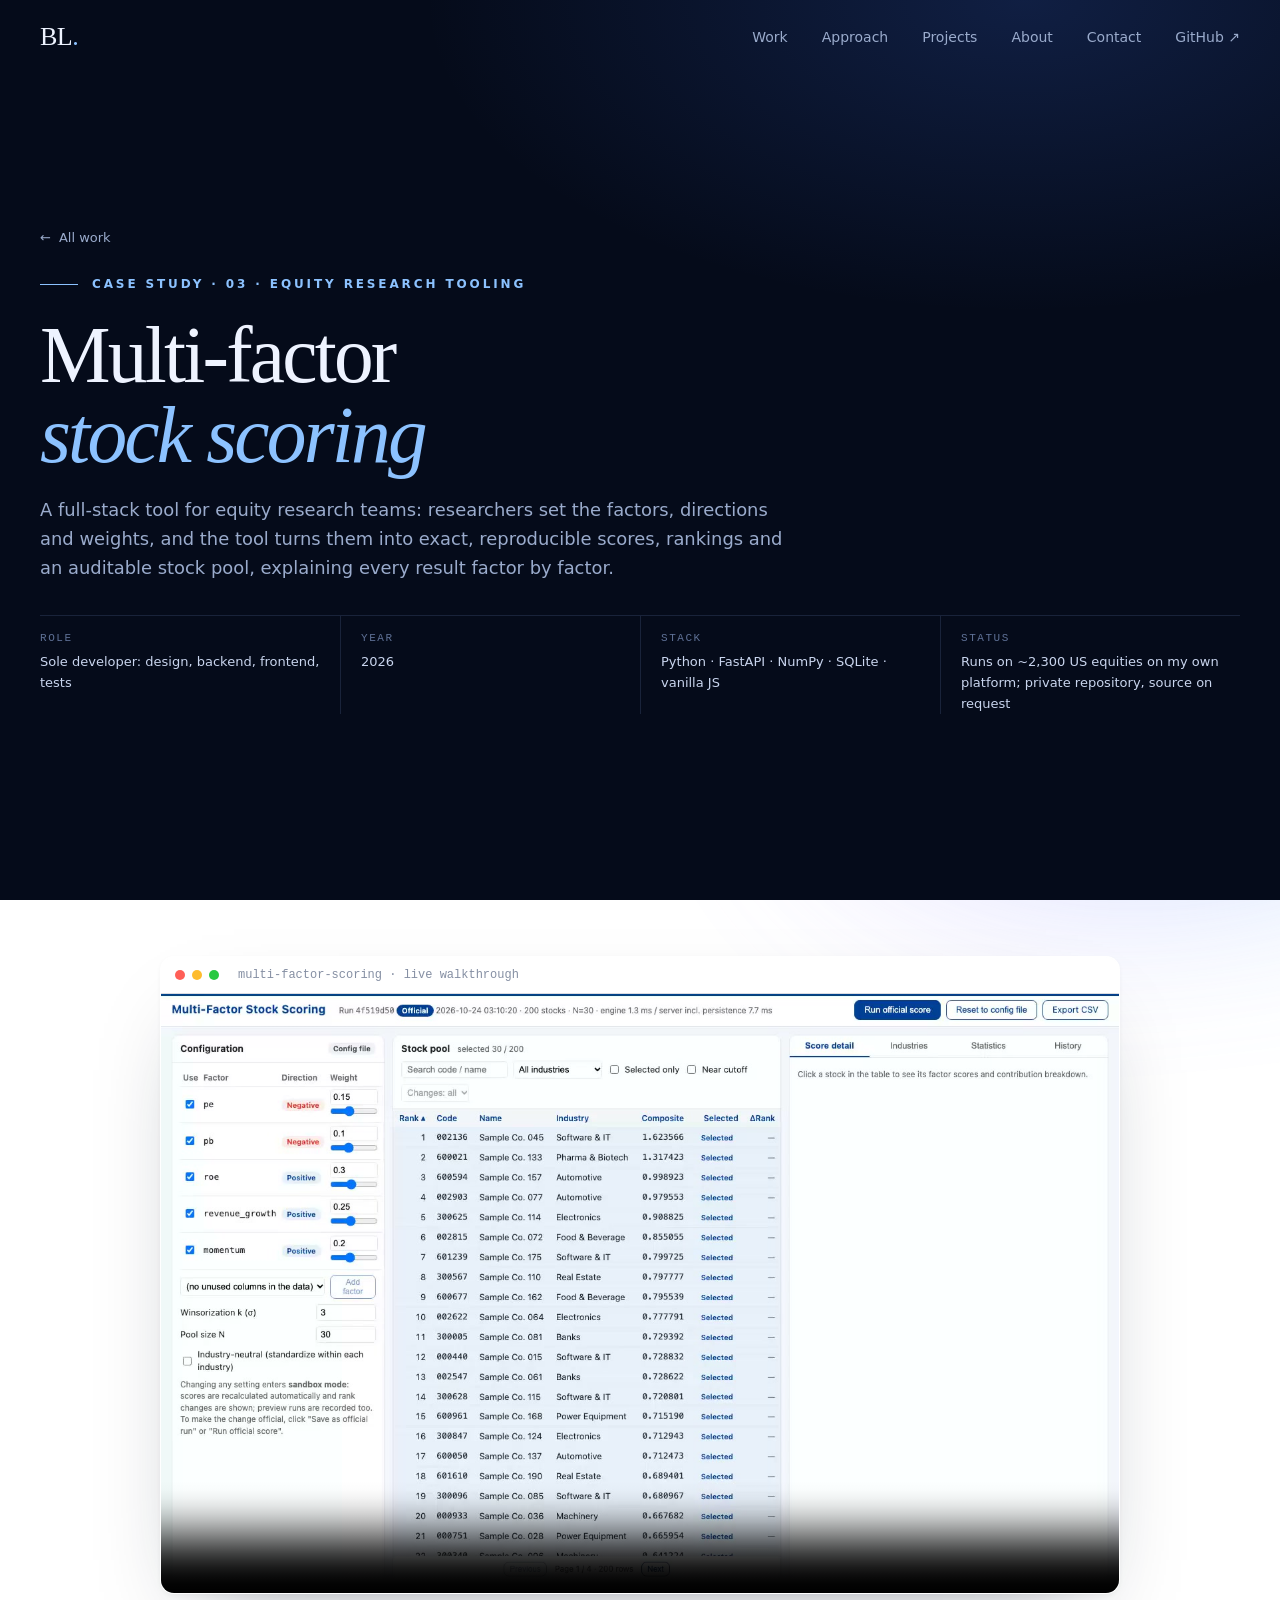
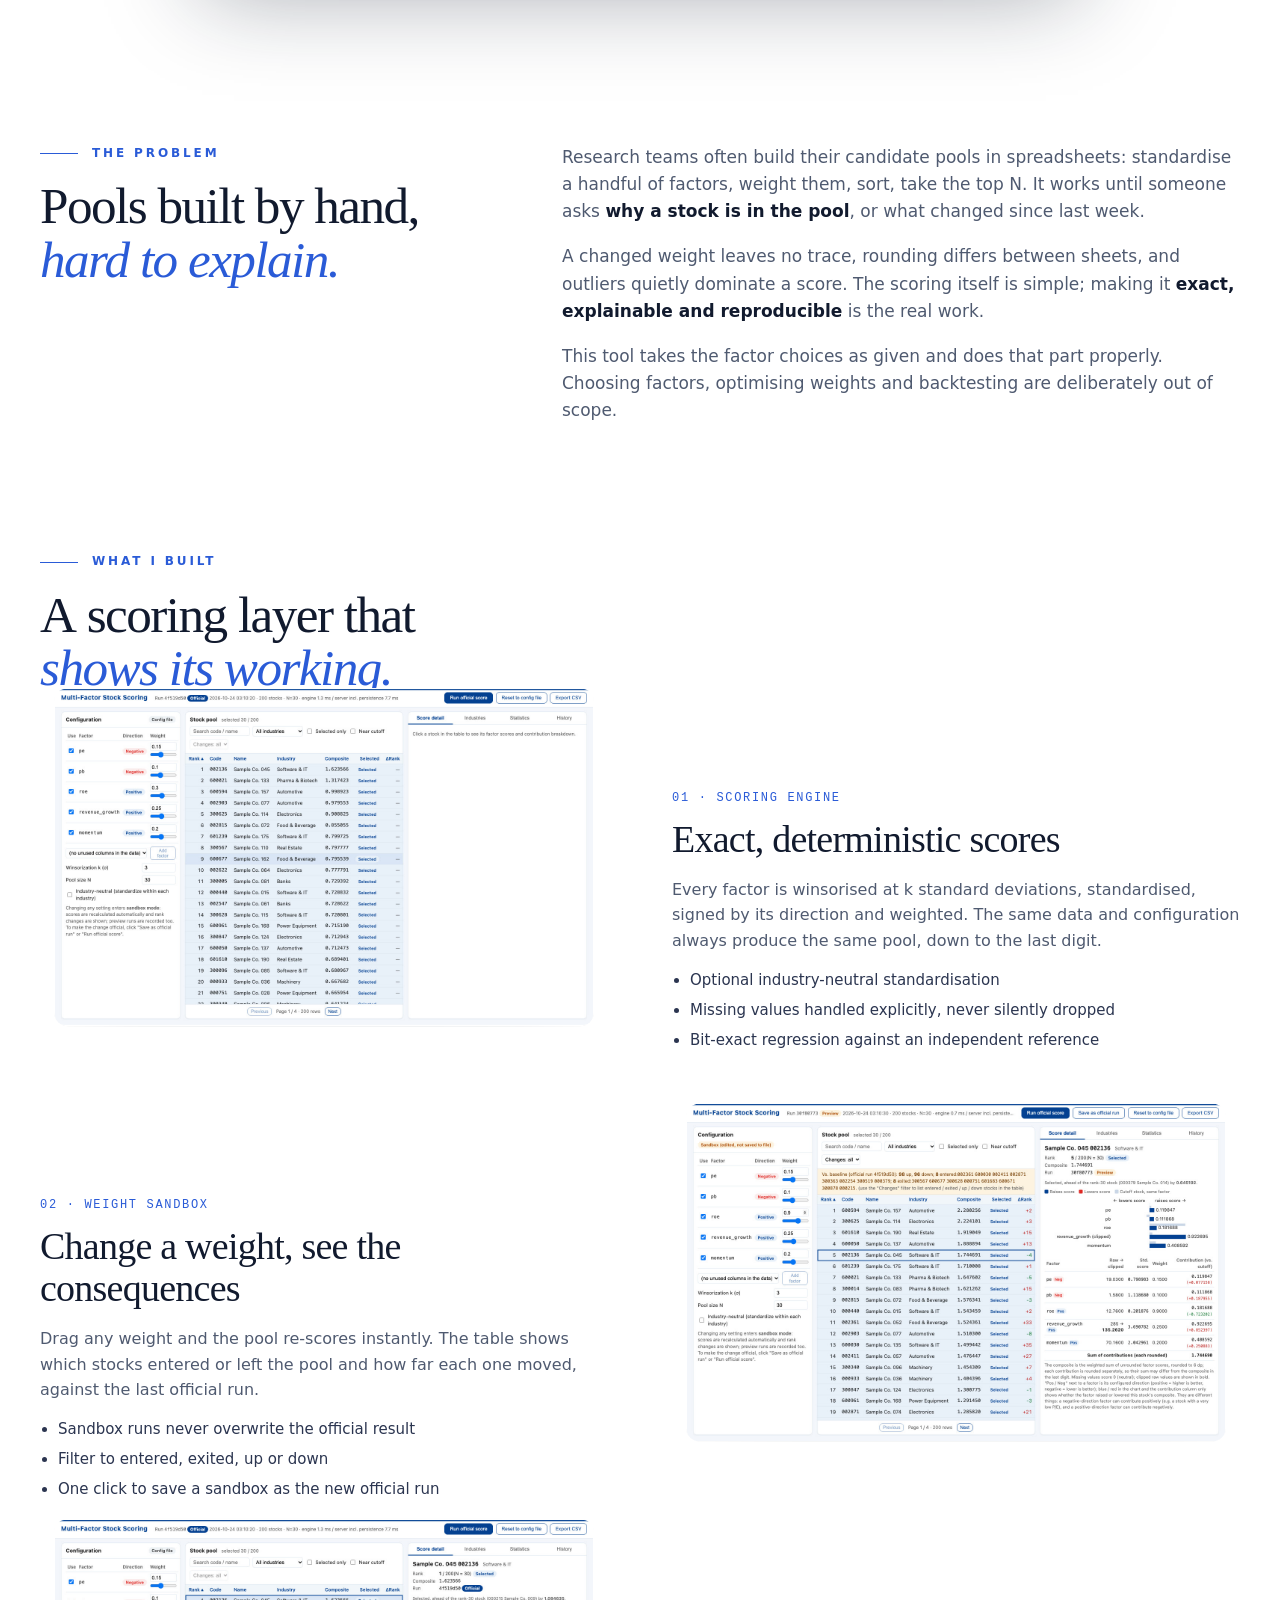
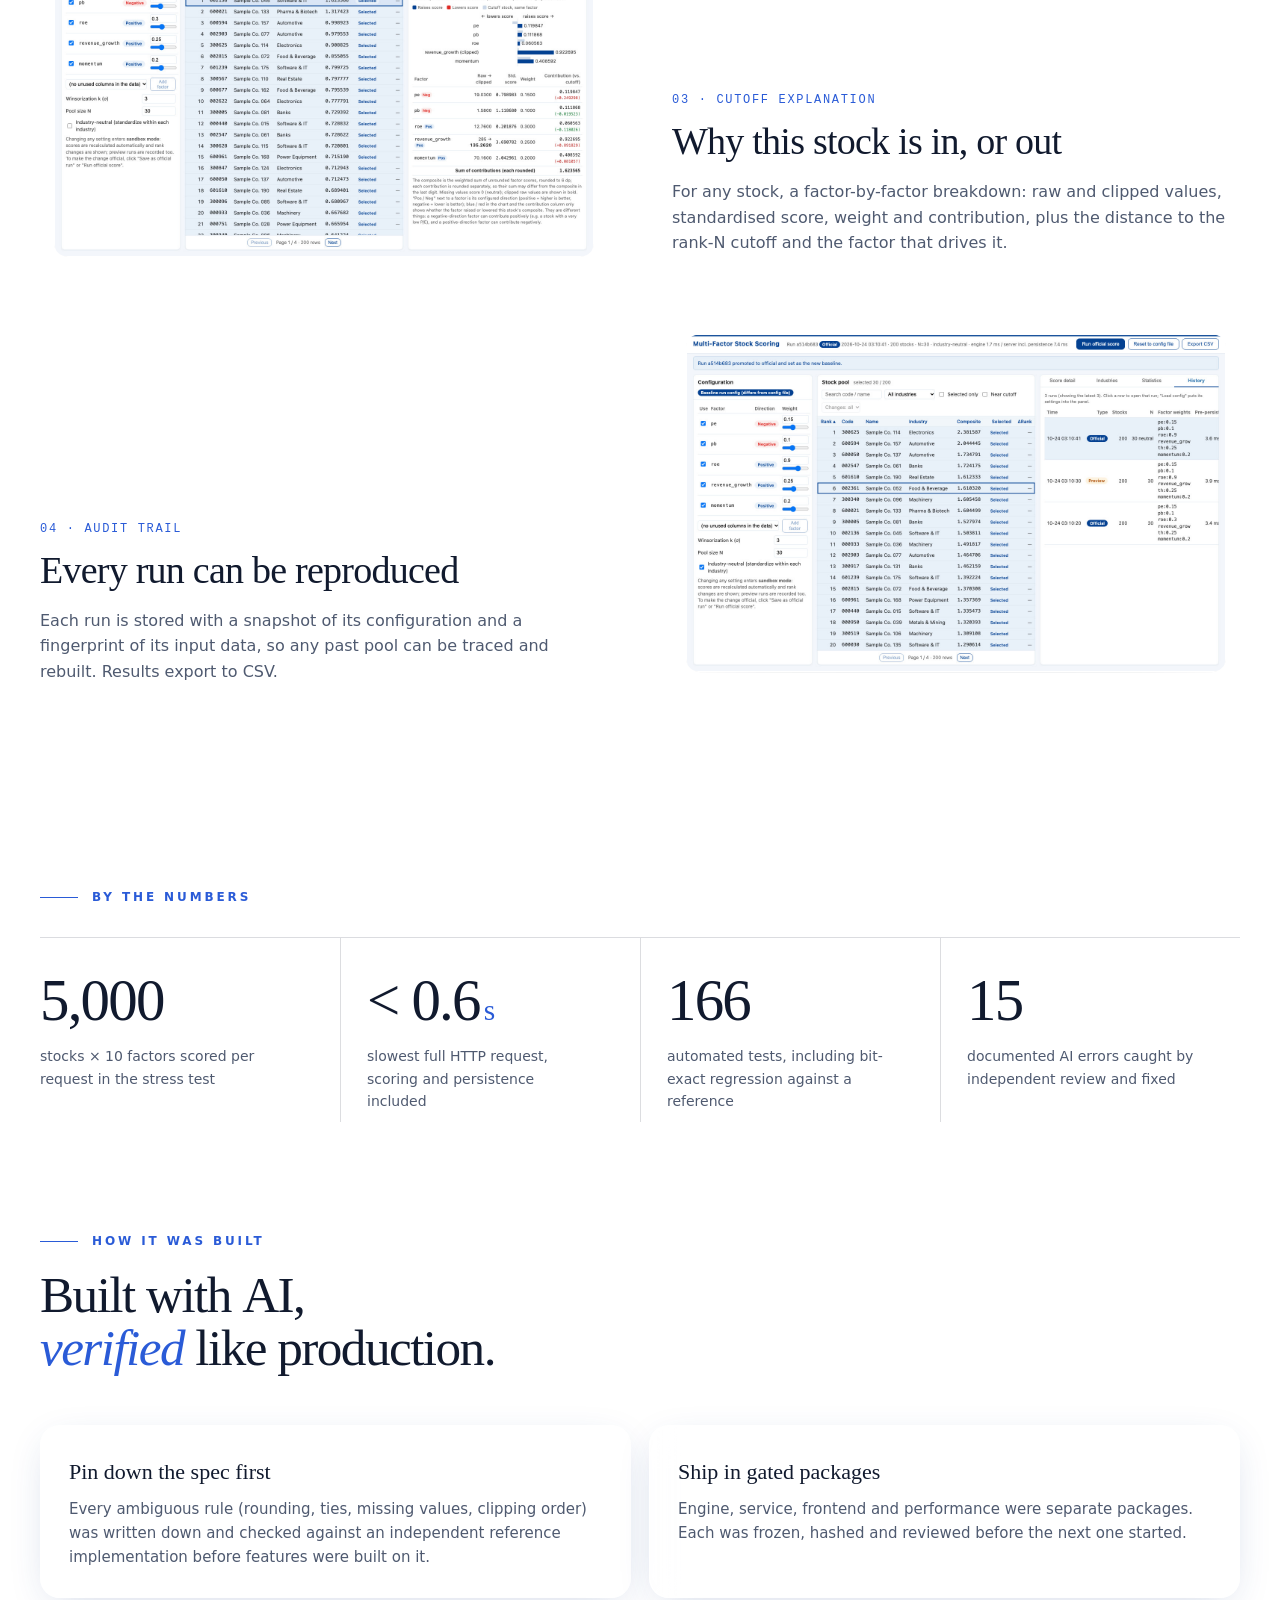
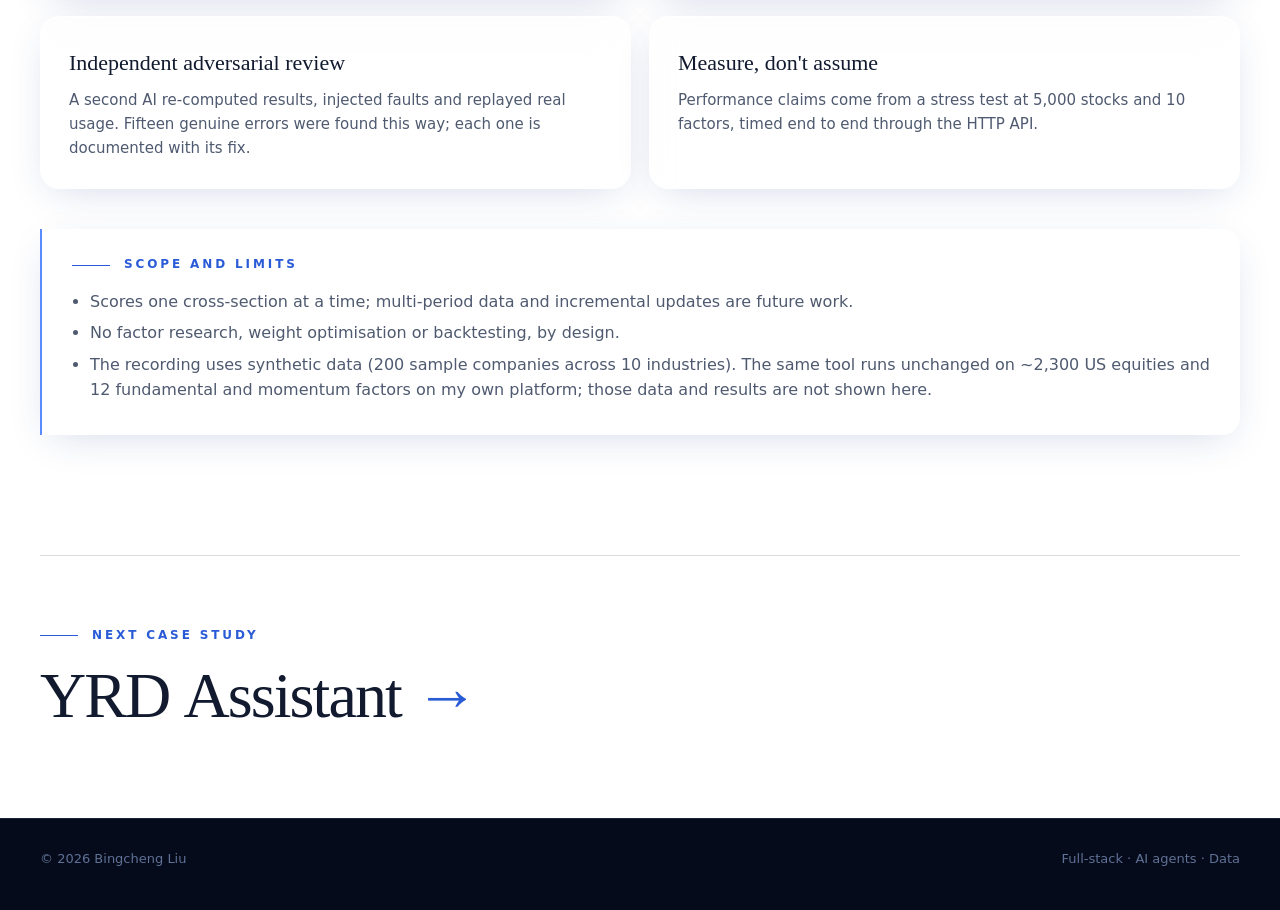
<file: work/multifactor-scoring/index.html>
<!doctype html>
<html lang="en">
<head>
<meta charset="utf-8">
<meta name="viewport" content="width=device-width,initial-scale=1">
<title>Multi-factor stock scoring — Bingcheng Liu</title>
<meta name="description" content="A full-stack tool for equity research teams: researchers set the factors, directions and weights, and the tool turns them into exact, reproducible scores, rankings and an auditable stock pool, explaining every result factor by factor.">
<link rel="icon" href="/favicon.svg" type="image/svg+xml">
<meta name="theme-color" content="#050b1a">
<meta property="og:title" content="Multi-factor stock scoring — Bingcheng Liu">
<meta property="og:description" content="A full-stack tool for equity research teams: researchers set the factors, directions and weights, and the tool turns them into exact, reproducible scores, rankings and an auditable stock pool, explaining every result factor by factor.">
<meta property="og:image" content="/assets/multifactor/poster.jpg?v=2">
<link rel="stylesheet" href="/assets/site.css?v=20261026a">
</head>
<body>
<a class="skip" href="#main">Skip to content</a>
<header class="nav theme-dark" id="nav">
  <div class="nav-in">
    <a class="brand" href="/" aria-label="Bingcheng Liu home">BL<span>.</span></a>
    <nav class="nav-links" aria-label="Main navigation">
      <a href="/#work">Work</a>
      <a href="/#approach" class="hide-s">Approach</a>
      <a href="/#more">Projects</a>
      <a href="/#about" class="hide-s">About</a>
      <a href="/#contact">Contact</a>
      <a href="https://github.com/bensonliu-sudo" class="hide-s">GitHub ↗</a>
    </nav>
  </div>
</header>

<main id="main">
  <section class="cs-hero theme-dark">
    <div class="wrap">
      <a class="back" href="/#work" data-home><span aria-hidden="true">←</span> All work</a>
      <div class="eyebrow">Case study · 03 · Equity research tooling</div>
      <h1>Multi-factor<br><em>stock scoring</em></h1>
      <p class="lede">A full-stack tool for equity research teams: researchers set the factors, directions and weights, and the tool turns them into exact, reproducible scores, rankings and an auditable stock pool, explaining every result factor by factor.</p>
      <dl class="cs-meta"><div><dt>Role</dt><dd>Sole developer: design, backend, frontend, tests</dd></div><div><dt>Year</dt><dd>2026</dd></div><div><dt>Stack</dt><dd>Python · FastAPI · NumPy · SQLite · vanilla JS</dd></div><div><dt>Status</dt><dd>Runs on ~2,300 US equities on my own platform; private repository, source on request</dd></div></dl>
    </div>
  </section>

  <section class="cs-video"><div class="wrap"><div class="frame rv"><div class="frame-bar" aria-hidden="true"><i></i><i></i><i></i><span>multi-factor-scoring · live walkthrough</span></div><video data-auto src="/assets/multifactor/demo.mp4?v=3" poster="/assets/multifactor/poster.jpg?v=2" muted loop playsinline preload="metadata" controls aria-label="37-second screen recording of the multi-factor scoring tool on synthetic data"></video></div></div></section>

  <section class="cs-sec">
    <div class="wrap cs-two">
      <div class="rv"><div class="eyebrow">The problem</div><h2>Pools built by hand,<br><em>hard to explain.</em></h2></div>
      <div class="prose rv d1"><p>Research teams often build their candidate pools in spreadsheets: standardise a handful of factors, weight them, sort, take the top N. It works until someone asks <b>why a stock is in the pool</b>, or what changed since last week.</p><p>A changed weight leaves no trace, rounding differs between sheets, and outliers quietly dominate a score. The scoring itself is simple; making it <b>exact, explainable and reproducible</b> is the real work.</p><p>This tool takes the factor choices as given and does that part properly. Choosing factors, optimising weights and backtesting are deliberately out of scope.</p></div>
    </div>
  </section>

  <section class="cs-sec">
    <div class="wrap">
      <div class="rv"><div class="eyebrow">What I built</div><h2>A scoring layer that<br><em>shows its working.</em></h2></div>
      <div class="blocks">
        <div class="block">
          <figure class="shot rv"><a href="/assets/multifactor/overview.jpg"><img src="/assets/multifactor/overview.jpg" alt="Stock pool overview" loading="lazy"></a></figure>
          <div class="rv d1"><div class="k">01 · SCORING ENGINE</div><h3>Exact, deterministic scores</h3><p>Every factor is winsorised at k standard deviations, standardised, signed by its direction and weighted. The same data and configuration always produce the same pool, down to the last digit.</p><ul><li>Optional industry-neutral standardisation</li><li>Missing values handled explicitly, never silently dropped</li><li>Bit-exact regression against an independent reference</li></ul></div>
        </div>
        <div class="block flip">
          <figure class="shot rv"><a href="/assets/multifactor/sandbox.jpg"><img src="/assets/multifactor/sandbox.jpg" alt="Weight sandbox showing rank changes" loading="lazy"></a></figure>
          <div class="rv d1"><div class="k">02 · WEIGHT SANDBOX</div><h3>Change a weight, see the consequences</h3><p>Drag any weight and the pool re-scores instantly. The table shows which stocks entered or left the pool and how far each one moved, against the last official run.</p><ul><li>Sandbox runs never overwrite the official result</li><li>Filter to entered, exited, up or down</li><li>One click to save a sandbox as the new official run</li></ul></div>
        </div>
        <div class="block">
          <figure class="shot rv"><a href="/assets/multifactor/detail.jpg"><img src="/assets/multifactor/detail.jpg" alt="Factor-level score breakdown" loading="lazy"></a></figure>
          <div class="rv d1"><div class="k">03 · CUTOFF EXPLANATION</div><h3>Why this stock is in, or out</h3><p>For any stock, a factor-by-factor breakdown: raw and clipped values, standardised score, weight and contribution, plus the distance to the rank-N cutoff and the factor that drives it.</p></div>
        </div>
        <div class="block flip">
          <figure class="shot rv"><a href="/assets/multifactor/history.jpg"><img src="/assets/multifactor/history.jpg" alt="Run history" loading="lazy"></a></figure>
          <div class="rv d1"><div class="k">04 · AUDIT TRAIL</div><h3>Every run can be reproduced</h3><p>Each run is stored with a snapshot of its configuration and a fingerprint of its input data, so any past pool can be traced and rebuilt. Results export to CSV.</p></div>
        </div>
      </div>
    </div>
  </section>

  <section class="cs-sec">
    <div class="wrap">
      <div class="rv"><div class="eyebrow">By the numbers</div></div>
      <div class="stats" style="margin-top:30px"><div class="stat rv"><b>5,000</b><span>stocks × 10 factors scored per request in the stress test</span></div><div class="stat rv d1"><b>&lt; 0.6<small>s</small></b><span>slowest full HTTP request, scoring and persistence included</span></div><div class="stat rv d2"><b>166</b><span>automated tests, including bit-exact regression against a reference</span></div><div class="stat rv d3"><b>15</b><span>documented AI errors caught by independent review and fixed</span></div></div>
      
      
    </div>
  </section>

  <section class="cs-sec">
    <div class="wrap">
      <div class="rv"><div class="eyebrow">How it was built</div><h2>Built with AI,<br><em>verified</em> like production.</h2></div>
      <div class="lessons"><div class="lesson rv"><b>Pin down the spec first</b><p>Every ambiguous rule (rounding, ties, missing values, clipping order) was written down and checked against an independent reference implementation before features were built on it.</p></div><div class="lesson rv d1"><b>Ship in gated packages</b><p>Engine, service, frontend and performance were separate packages. Each was frozen, hashed and reviewed before the next one started.</p></div><div class="lesson rv"><b>Independent adversarial review</b><p>A second AI re-computed results, injected faults and replayed real usage. Fifteen genuine errors were found this way; each one is documented with its fix.</p></div><div class="lesson rv d1"><b>Measure, don't assume</b><p>Performance claims come from a stress test at 5,000 stocks and 10 factors, timed end to end through the HTTP API.</p></div></div>
      <div class="limits rv"><div class="eyebrow" style="margin-bottom:14px">Scope and limits</div><ul><li>Scores one cross-section at a time; multi-period data and incremental updates are future work.</li><li>No factor research, weight optimisation or backtesting, by design.</li><li>The recording uses synthetic data (200 sample companies across 10 industries). The same tool runs unchanged on ~2,300 US equities and 12 fundamental and momentum factors on my own platform; those data and results are not shown here.</li></ul></div>
    </div>
  </section>

  <a class="next wrap" href="/work/yrd-assistant"><div class="eyebrow">Next case study</div><b>YRD Assistant <i aria-hidden="true">→</i></b></a>
</main>

<footer class="theme-dark"><div class="foot"><span>© 2026 Bingcheng Liu</span><span>Full-stack · AI agents · Data</span></div></footer>
<script src="/assets/site.js?v=20261026a"></script>
</body>
</html>
</file>
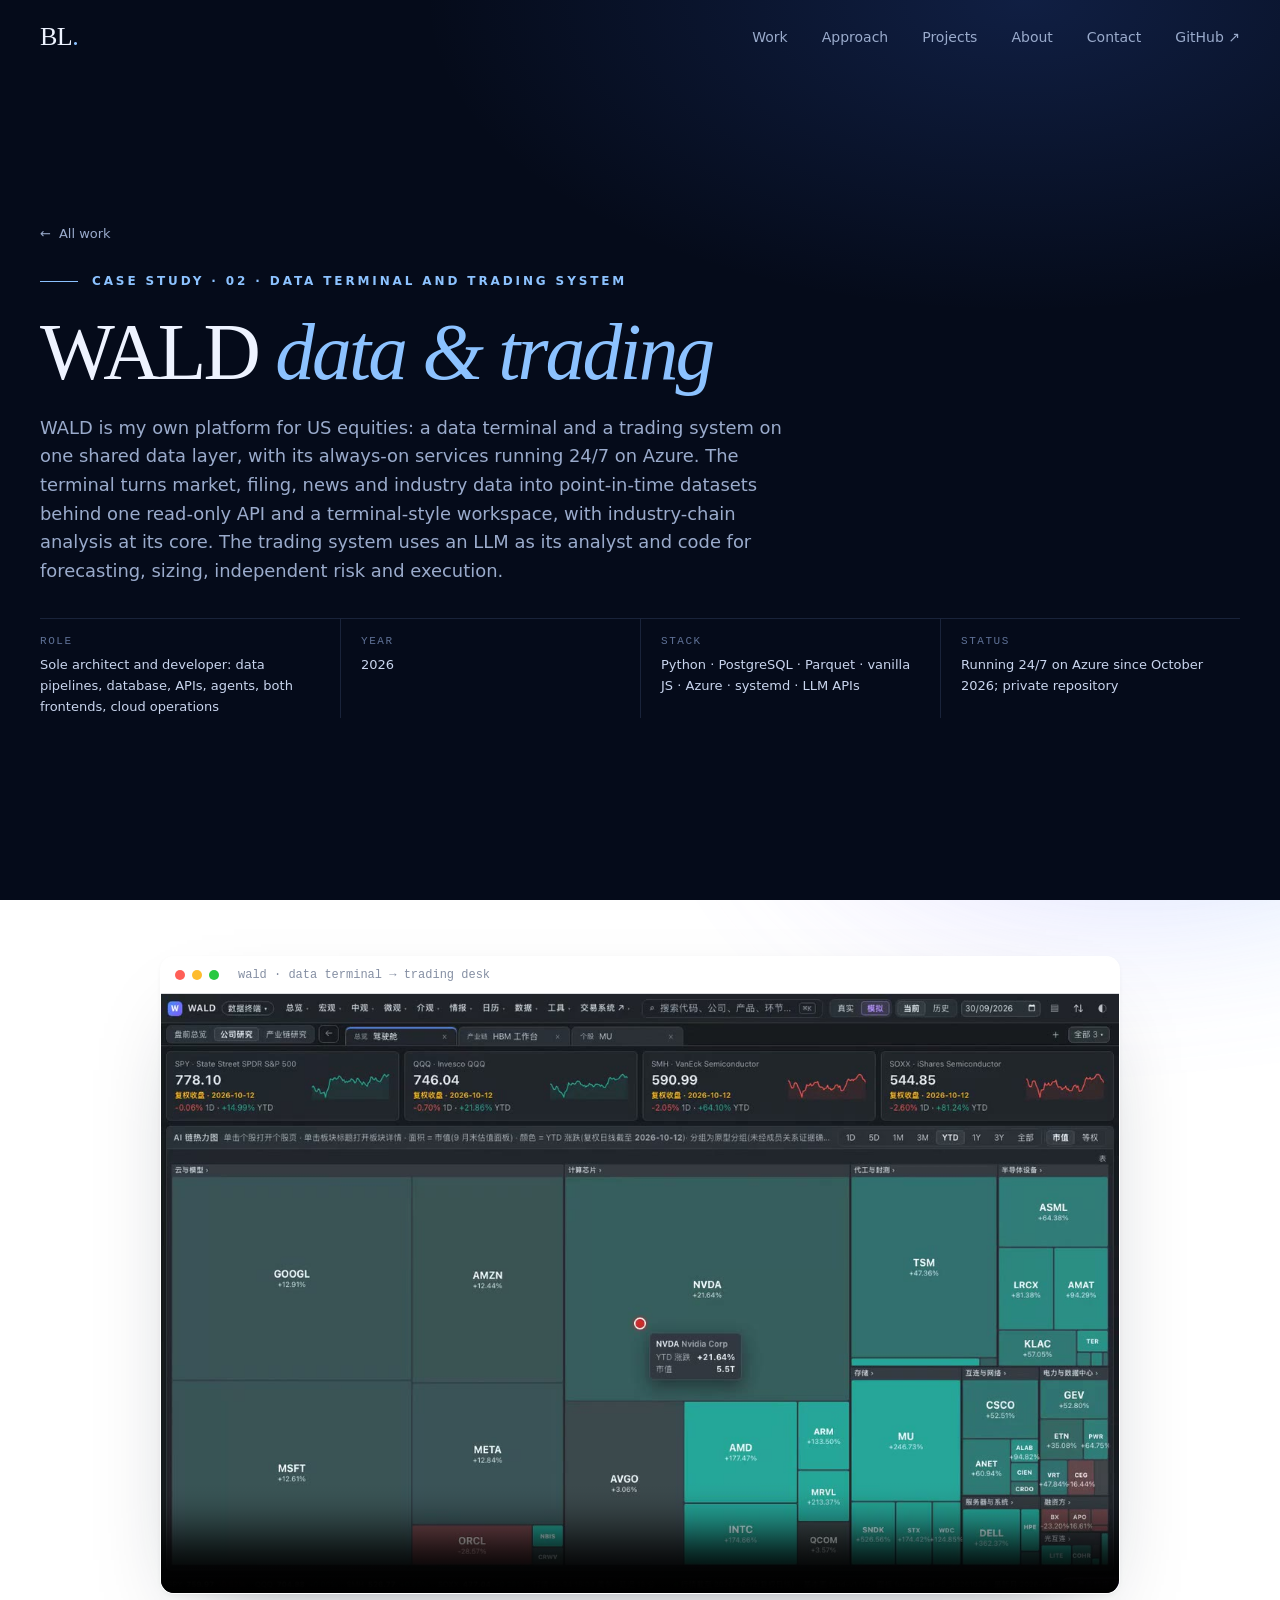
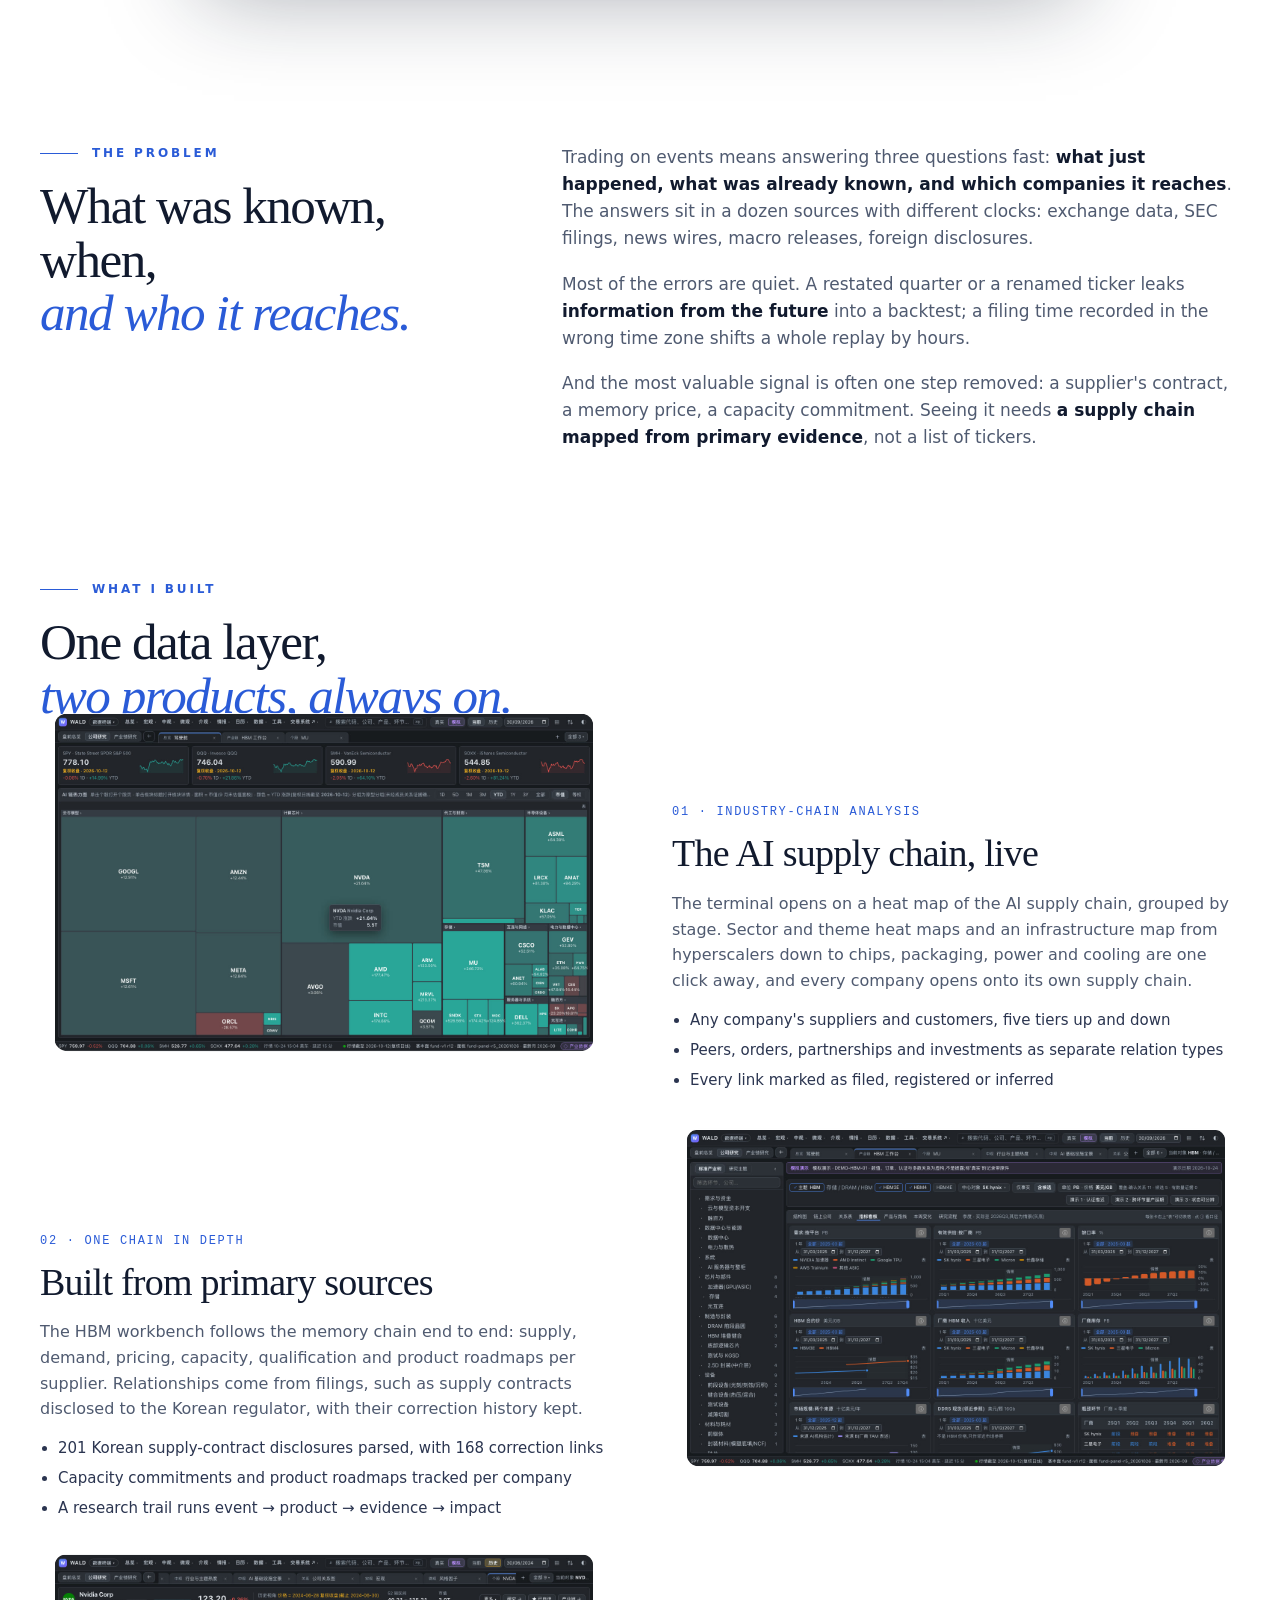
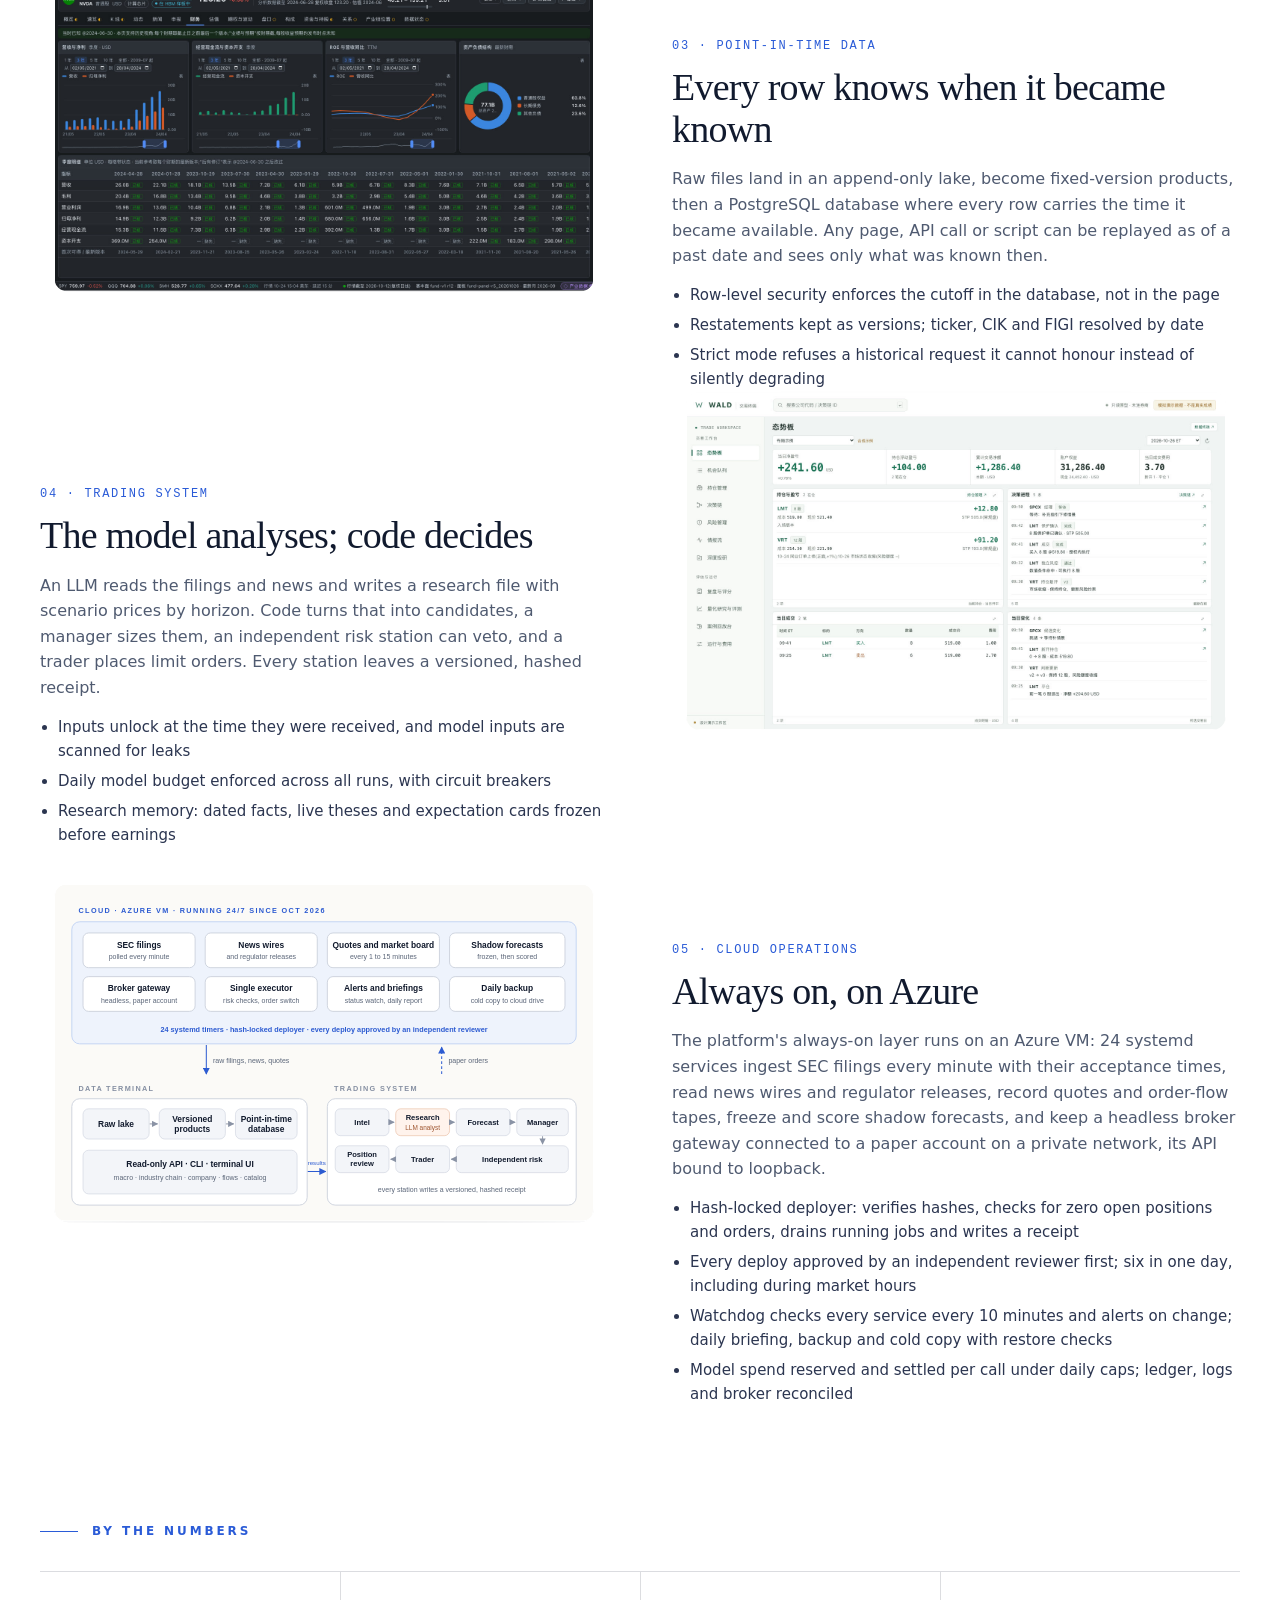
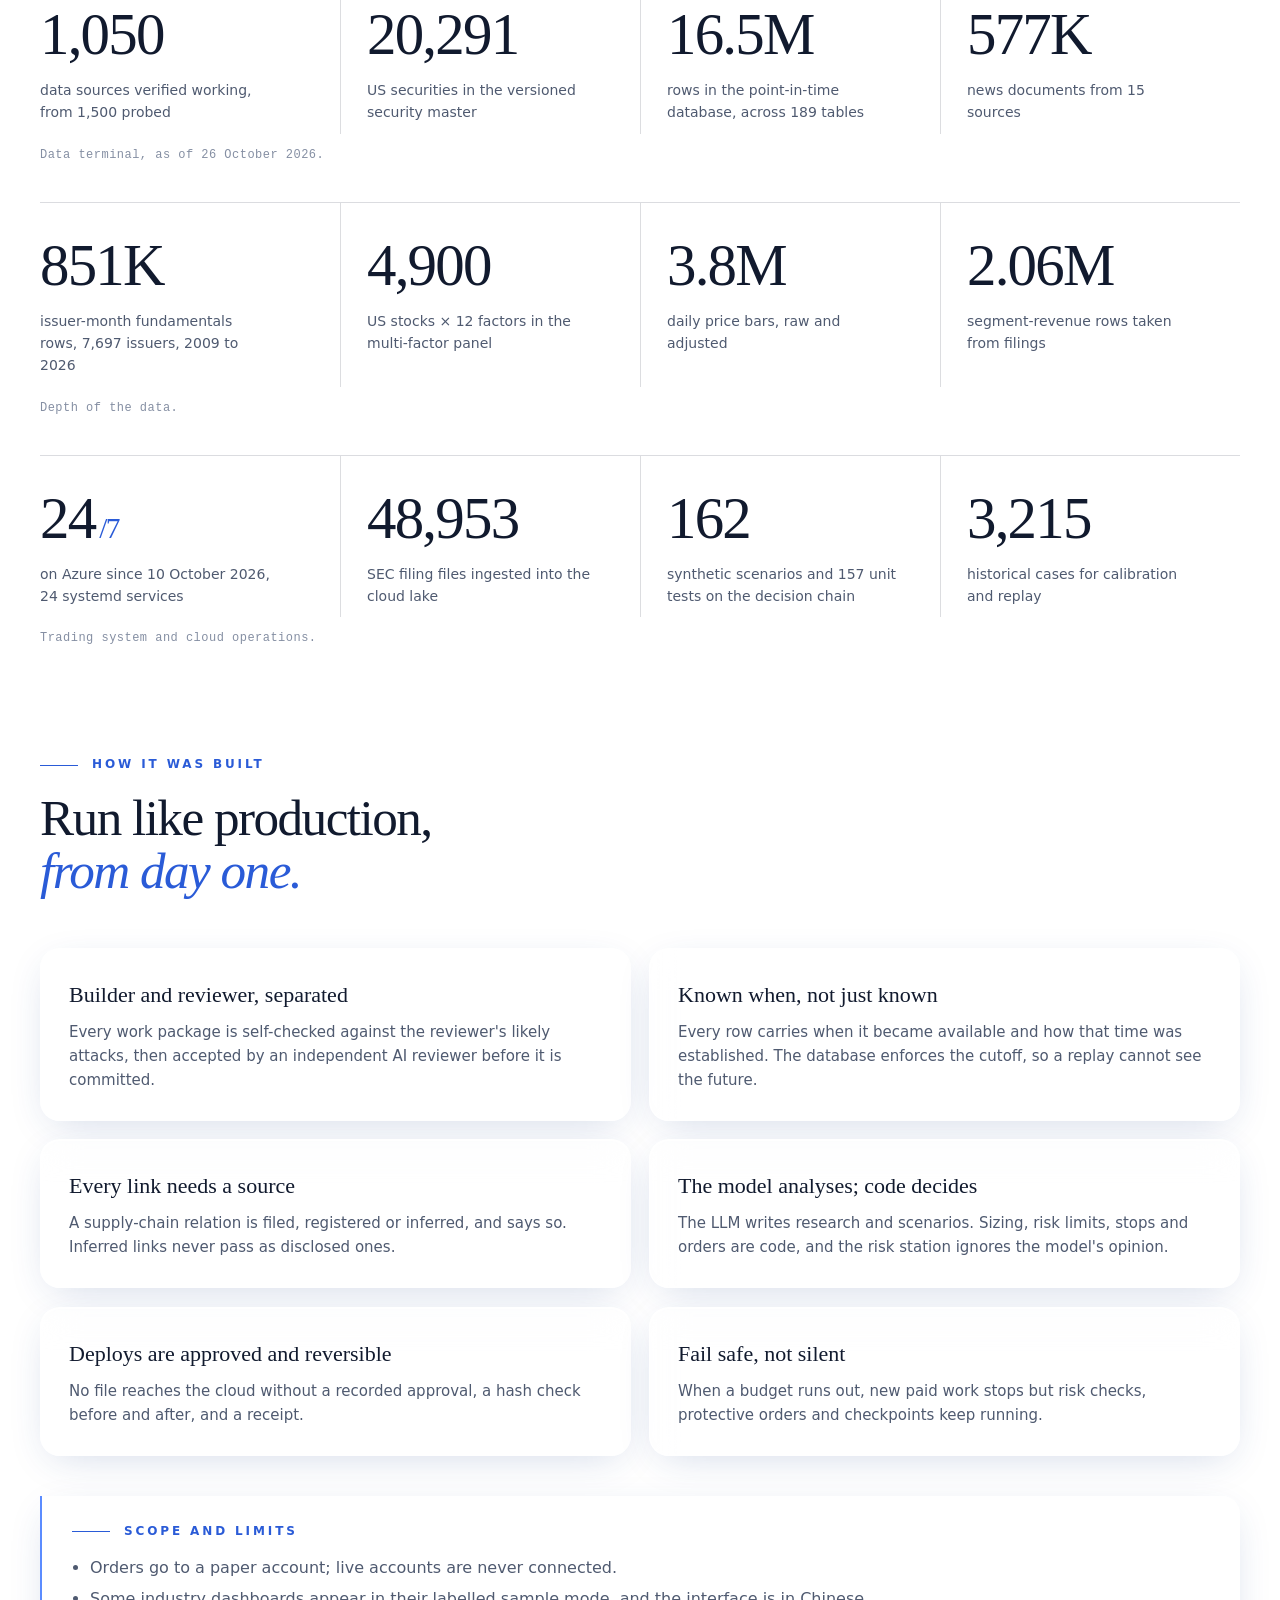
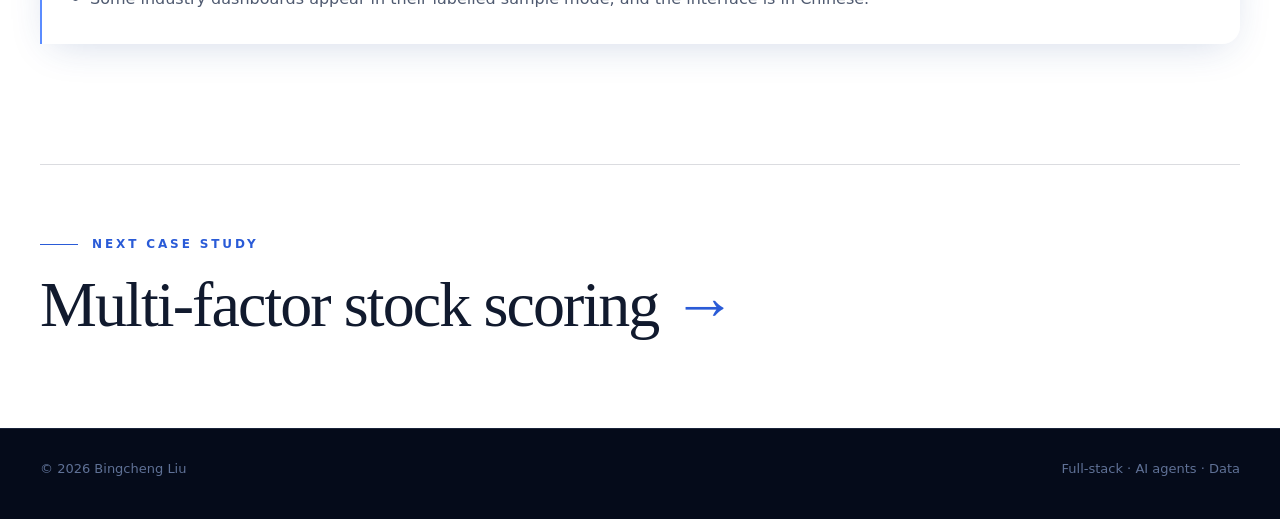
<file: work/wald/index.html>
<!doctype html>
<html lang="en">
<head>
<meta charset="utf-8">
<meta name="viewport" content="width=device-width,initial-scale=1">
<title>WALD — Bingcheng Liu</title>
<meta name="description" content="WALD is my own platform for US equities: a data terminal and a trading system on one shared data layer, with its always-on services running 24/7 on Azure. The terminal turns market, filing, news and industry data into point-in-time datasets behind one read-only API and a terminal-style workspace, with industry-chain analysis at its core. The trading system uses an LLM as its analyst and code for forecasting, sizing, independent risk and execution.">
<link rel="icon" href="/favicon.svg" type="image/svg+xml">
<meta name="theme-color" content="#050b1a">
<meta property="og:title" content="WALD — Bingcheng Liu">
<meta property="og:description" content="WALD is my own platform for US equities: a data terminal and a trading system on one shared data layer, with its always-on services running 24/7 on Azure. The terminal turns market, filing, news and industry data into point-in-time datasets behind one read-only API and a terminal-style workspace, with industry-chain analysis at its core. The trading system uses an LLM as its analyst and code for forecasting, sizing, independent risk and execution.">
<meta property="og:image" content="/assets/wald/poster.jpg?v=2">
<link rel="stylesheet" href="/assets/site.css?v=20261026a">
</head>
<body>
<a class="skip" href="#main">Skip to content</a>
<header class="nav theme-dark" id="nav">
  <div class="nav-in">
    <a class="brand" href="/" aria-label="Bingcheng Liu home">BL<span>.</span></a>
    <nav class="nav-links" aria-label="Main navigation">
      <a href="/#work">Work</a>
      <a href="/#approach" class="hide-s">Approach</a>
      <a href="/#more">Projects</a>
      <a href="/#about" class="hide-s">About</a>
      <a href="/#contact">Contact</a>
      <a href="https://github.com/bensonliu-sudo" class="hide-s">GitHub ↗</a>
    </nav>
  </div>
</header>

<main id="main">
  <section class="cs-hero theme-dark">
    <div class="wrap">
      <a class="back" href="/#work" data-home><span aria-hidden="true">←</span> All work</a>
      <div class="eyebrow">Case study · 02 · Data terminal and trading system</div>
      <h1>WALD <em>data &amp; trading</em></h1>
      <p class="lede">WALD is my own platform for US equities: a data terminal and a trading system on one shared data layer, with its always-on services running 24/7 on Azure. The terminal turns market, filing, news and industry data into point-in-time datasets behind one read-only API and a terminal-style workspace, with industry-chain analysis at its core. The trading system uses an LLM as its analyst and code for forecasting, sizing, independent risk and execution.</p>
      <dl class="cs-meta"><div><dt>Role</dt><dd>Sole architect and developer: data pipelines, database, APIs, agents, both frontends, cloud operations</dd></div><div><dt>Year</dt><dd>2026</dd></div><div><dt>Stack</dt><dd>Python · PostgreSQL · Parquet · vanilla JS · Azure · systemd · LLM APIs</dd></div><div><dt>Status</dt><dd>Running 24/7 on Azure since October 2026; private repository</dd></div></dl>
    </div>
  </section>

  <section class="cs-video"><div class="wrap"><div class="frame rv"><div class="frame-bar" aria-hidden="true"><i></i><i></i><i></i><span>wald · data terminal → trading desk</span></div><video data-auto src="/assets/wald/demo.mp4?v=3" poster="/assets/wald/poster.jpg?v=2" muted loop playsinline preload="metadata" controls aria-label="97-second screen recording of the WALD data terminal and trading desk"></video></div></div></section>

  <section class="cs-sec">
    <div class="wrap cs-two">
      <div class="rv"><div class="eyebrow">The problem</div><h2>What was known, when,<br><em>and who it reaches.</em></h2></div>
      <div class="prose rv d1"><p>Trading on events means answering three questions fast: <b>what just happened, what was already known, and which companies it reaches</b>. The answers sit in a dozen sources with different clocks: exchange data, SEC filings, news wires, macro releases, foreign disclosures.</p><p>Most of the errors are quiet. A restated quarter or a renamed ticker leaks <b>information from the future</b> into a backtest; a filing time recorded in the wrong time zone shifts a whole replay by hours.</p><p>And the most valuable signal is often one step removed: a supplier's contract, a memory price, a capacity commitment. Seeing it needs <b>a supply chain mapped from primary evidence</b>, not a list of tickers.</p></div>
    </div>
  </section>

  <section class="cs-sec">
    <div class="wrap">
      <div class="rv"><div class="eyebrow">What I built</div><h2>One data layer,<br><em>two products, always on.</em></h2></div>
      <div class="blocks">
        <div class="block">
          <figure class="shot rv"><a href="/assets/wald/cockpit.jpg"><img src="/assets/wald/cockpit.jpg" alt="Cockpit heat map of the AI supply chain" loading="lazy"></a></figure>
          <div class="rv d1"><div class="k">01 · INDUSTRY-CHAIN ANALYSIS</div><h3>The AI supply chain, live</h3><p>The terminal opens on a heat map of the AI supply chain, grouped by stage. Sector and theme heat maps and an infrastructure map from hyperscalers down to chips, packaging, power and cooling are one click away, and every company opens onto its own supply chain.</p><ul><li>Any company's suppliers and customers, five tiers up and down</li><li>Peers, orders, partnerships and investments as separate relation types</li><li>Every link marked as filed, registered or inferred</li></ul></div>
        </div>
        <div class="block flip">
          <figure class="shot rv"><a href="/assets/wald/hbm_dash.jpg"><img src="/assets/wald/hbm_dash.jpg" alt="HBM workbench dashboard" loading="lazy"></a></figure>
          <div class="rv d1"><div class="k">02 · ONE CHAIN IN DEPTH</div><h3>Built from primary sources</h3><p>The HBM workbench follows the memory chain end to end: supply, demand, pricing, capacity, qualification and product roadmaps per supplier. Relationships come from filings, such as supply contracts disclosed to the Korean regulator, with their correction history kept.</p><ul><li>201 Korean supply-contract disclosures parsed, with 168 correction links</li><li>Capacity commitments and product roadmaps tracked per company</li><li>A research trail runs event → product → evidence → impact</li></ul></div>
        </div>
        <div class="block">
          <figure class="shot rv"><a href="/assets/wald/asof.jpg"><img src="/assets/wald/asof.jpg" alt="Company financials replayed as of a past date" loading="lazy"></a></figure>
          <div class="rv d1"><div class="k">03 · POINT-IN-TIME DATA</div><h3>Every row knows when it became known</h3><p>Raw files land in an append-only lake, become fixed-version products, then a PostgreSQL database where every row carries the time it became available. Any page, API call or script can be replayed as of a past date and sees only what was known then.</p><ul><li>Row-level security enforces the cutoff in the database, not in the page</li><li>Restatements kept as versions; ticker, CIK and FIGI resolved by date</li><li>Strict mode refuses a historical request it cannot honour instead of silently degrading</li></ul></div>
        </div>
        <div class="block flip">
          <figure class="shot rv"><a href="/assets/wald/desk.jpg"><img src="/assets/wald/desk.jpg" alt="Trading desk overview" loading="lazy"></a></figure>
          <div class="rv d1"><div class="k">04 · TRADING SYSTEM</div><h3>The model analyses; code decides</h3><p>An LLM reads the filings and news and writes a research file with scenario prices by horizon. Code turns that into candidates, a manager sizes them, an independent risk station can veto, and a trader places limit orders. Every station leaves a versioned, hashed receipt.</p><ul><li>Inputs unlock at the time they were received, and model inputs are scanned for leaks</li><li>Daily model budget enforced across all runs, with circuit breakers</li><li>Research memory: dated facts, live theses and expectation cards frozen before earnings</li></ul></div>
        </div>
        <div class="block">
          <figure class="shot rv"><a href="/assets/wald/cloud.svg"><img src="/assets/wald/cloud.svg" alt="Cloud deployment diagram" loading="lazy"></a></figure>
          <div class="rv d1"><div class="k">05 · CLOUD OPERATIONS</div><h3>Always on, on Azure</h3><p>The platform's always-on layer runs on an Azure VM: 24 systemd services ingest SEC filings every minute with their acceptance times, read news wires and regulator releases, record quotes and order-flow tapes, freeze and score shadow forecasts, and keep a headless broker gateway connected to a paper account on a private network, its API bound to loopback.</p><ul><li>Hash-locked deployer: verifies hashes, checks for zero open positions and orders, drains running jobs and writes a receipt</li><li>Every deploy approved by an independent reviewer first; six in one day, including during market hours</li><li>Watchdog checks every service every 10 minutes and alerts on change; daily briefing, backup and cold copy with restore checks</li><li>Model spend reserved and settled per call under daily caps; ledger, logs and broker reconciled</li></ul></div>
        </div>
      </div>
    </div>
  </section>

  <section class="cs-sec">
    <div class="wrap">
      <div class="rv"><div class="eyebrow">By the numbers</div></div>
      <div class="stats" style="margin-top:30px"><div class="stat rv"><b>1,050</b><span>data sources verified working, from 1,500 probed</span></div><div class="stat rv d1"><b>20,291</b><span>US securities in the versioned security master</span></div><div class="stat rv d2"><b>16.5M</b><span>rows in the point-in-time database, across 189 tables</span></div><div class="stat rv d3"><b>577K</b><span>news documents from 15 sources</span></div></div><p class="stats-note rv">Data terminal, as of 26 October 2026.</p>
      <div class="stats" style="margin-top:40px"><div class="stat rv"><b>851K</b><span>issuer-month fundamentals rows, 7,697 issuers, 2009 to 2026</span></div><div class="stat rv d1"><b>4,900</b><span>US stocks × 12 factors in the multi-factor panel</span></div><div class="stat rv d2"><b>3.8M</b><span>daily price bars, raw and adjusted</span></div><div class="stat rv d3"><b>2.06M</b><span>segment-revenue rows taken from filings</span></div></div><p class="stats-note rv">Depth of the data.</p>
      <div class="stats" style="margin-top:40px"><div class="stat rv"><b>24<small>/7</small></b><span>on Azure since 10 October 2026, 24 systemd services</span></div><div class="stat rv d1"><b>48,953</b><span>SEC filing files ingested into the cloud lake</span></div><div class="stat rv d2"><b>162</b><span>synthetic scenarios and 157 unit tests on the decision chain</span></div><div class="stat rv d3"><b>3,215</b><span>historical cases for calibration and replay</span></div></div><p class="stats-note rv">Trading system and cloud operations.</p>
    </div>
  </section>

  <section class="cs-sec">
    <div class="wrap">
      <div class="rv"><div class="eyebrow">How it was built</div><h2>Run like production,<br><em>from day one.</em></h2></div>
      <div class="lessons"><div class="lesson rv"><b>Builder and reviewer, separated</b><p>Every work package is self-checked against the reviewer's likely attacks, then accepted by an independent AI reviewer before it is committed.</p></div><div class="lesson rv d1"><b>Known when, not just known</b><p>Every row carries when it became available and how that time was established. The database enforces the cutoff, so a replay cannot see the future.</p></div><div class="lesson rv"><b>Every link needs a source</b><p>A supply-chain relation is filed, registered or inferred, and says so. Inferred links never pass as disclosed ones.</p></div><div class="lesson rv d1"><b>The model analyses; code decides</b><p>The LLM writes research and scenarios. Sizing, risk limits, stops and orders are code, and the risk station ignores the model's opinion.</p></div><div class="lesson rv"><b>Deploys are approved and reversible</b><p>No file reaches the cloud without a recorded approval, a hash check before and after, and a receipt.</p></div><div class="lesson rv d1"><b>Fail safe, not silent</b><p>When a budget runs out, new paid work stops but risk checks, protective orders and checkpoints keep running.</p></div></div>
      <div class="limits rv"><div class="eyebrow" style="margin-bottom:14px">Scope and limits</div><ul><li>Orders go to a paper account; live accounts are never connected.</li><li>Some industry dashboards appear in their labelled sample mode, and the interface is in Chinese.</li></ul></div>
    </div>
  </section>

  <a class="next wrap" href="/work/multifactor-scoring"><div class="eyebrow">Next case study</div><b>Multi-factor stock scoring <i aria-hidden="true">→</i></b></a>
</main>

<footer class="theme-dark"><div class="foot"><span>© 2026 Bingcheng Liu</span><span>Full-stack · AI agents · Data</span></div></footer>
<script src="/assets/site.js?v=20261026a"></script>
</body>
</html>
</file>
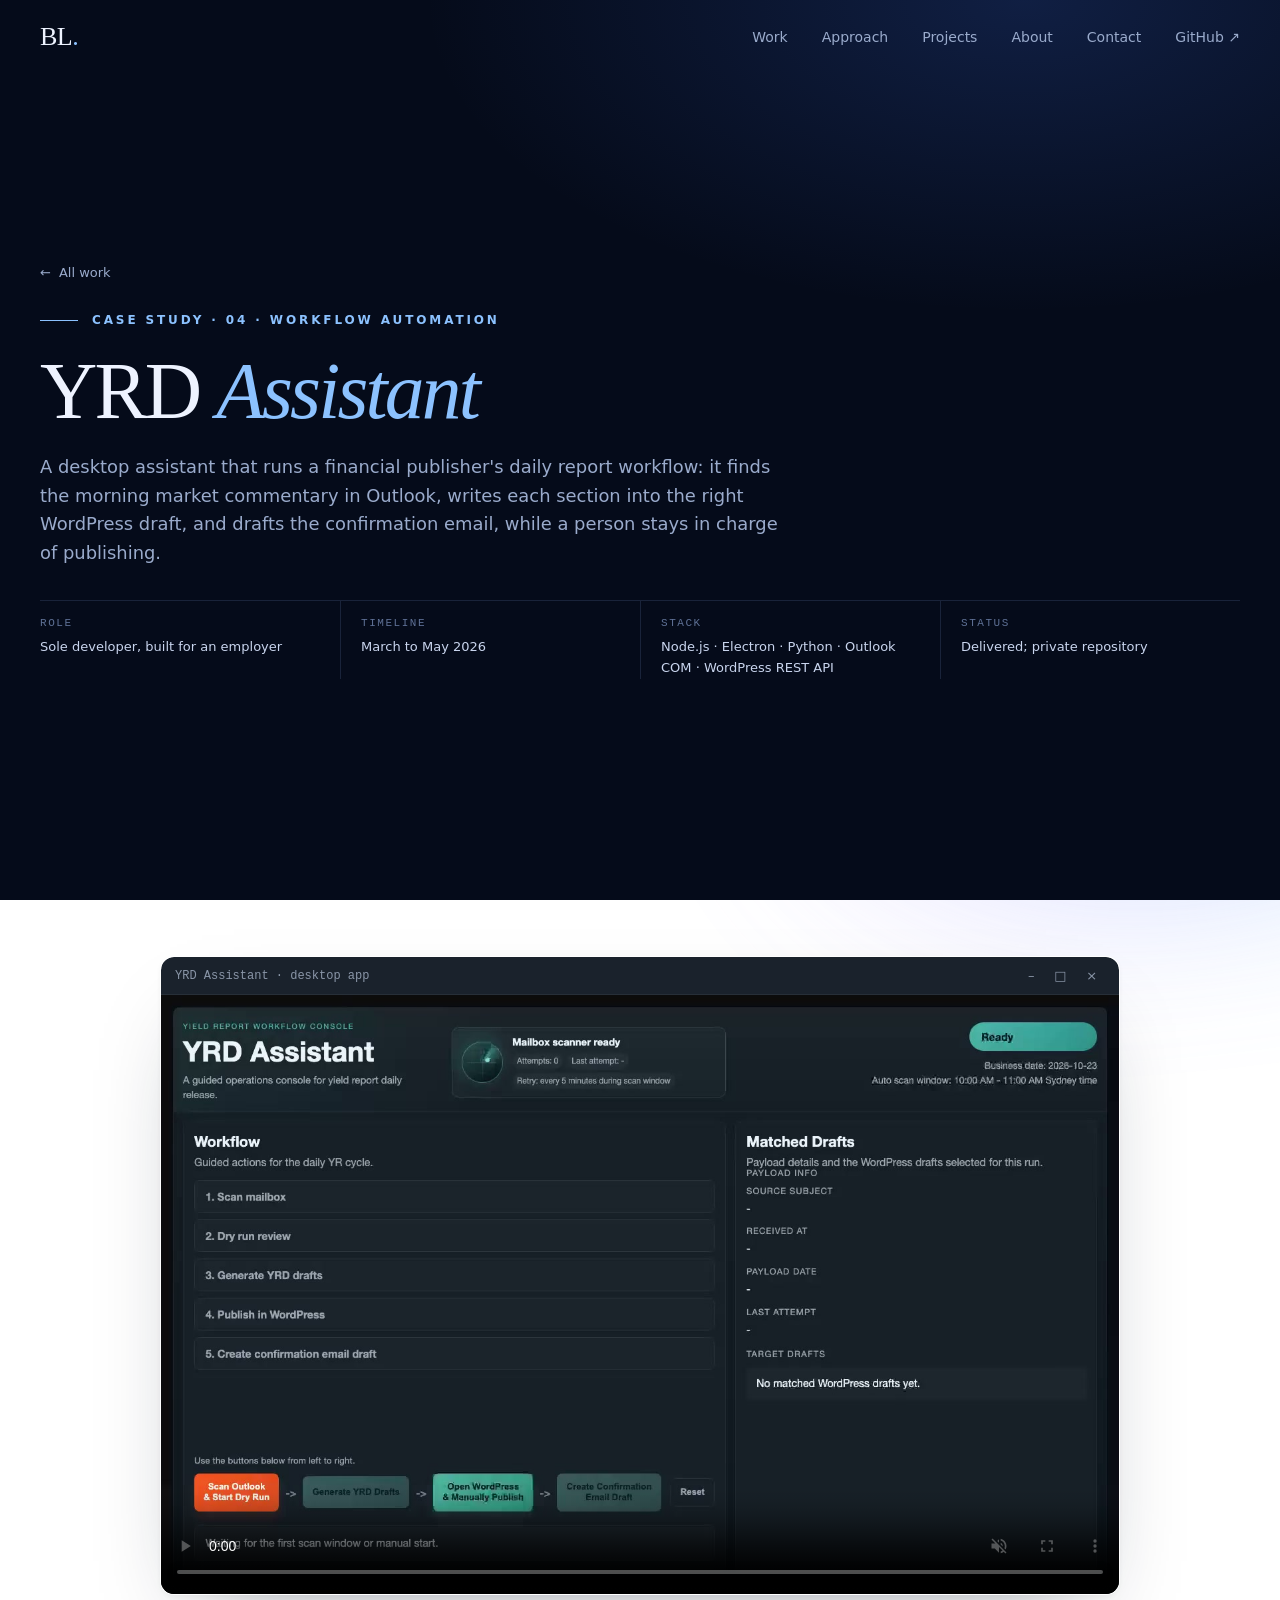
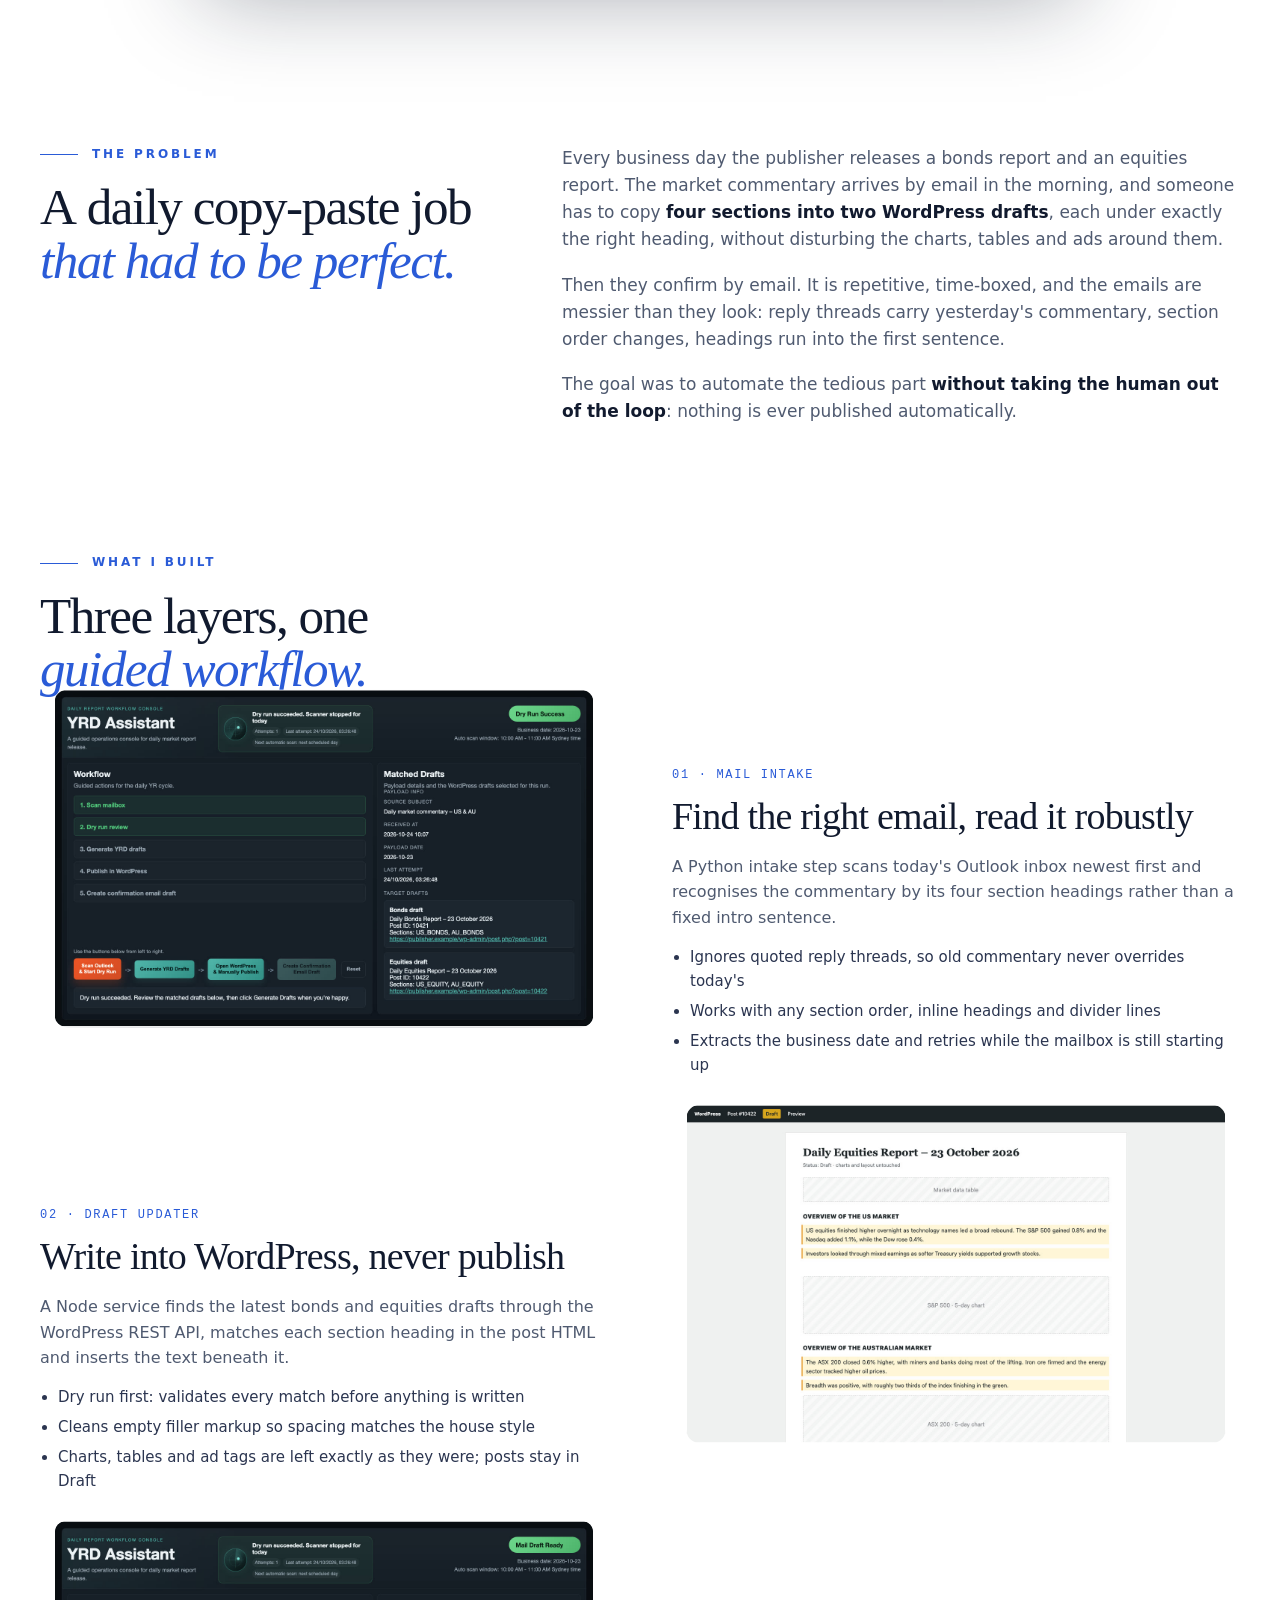
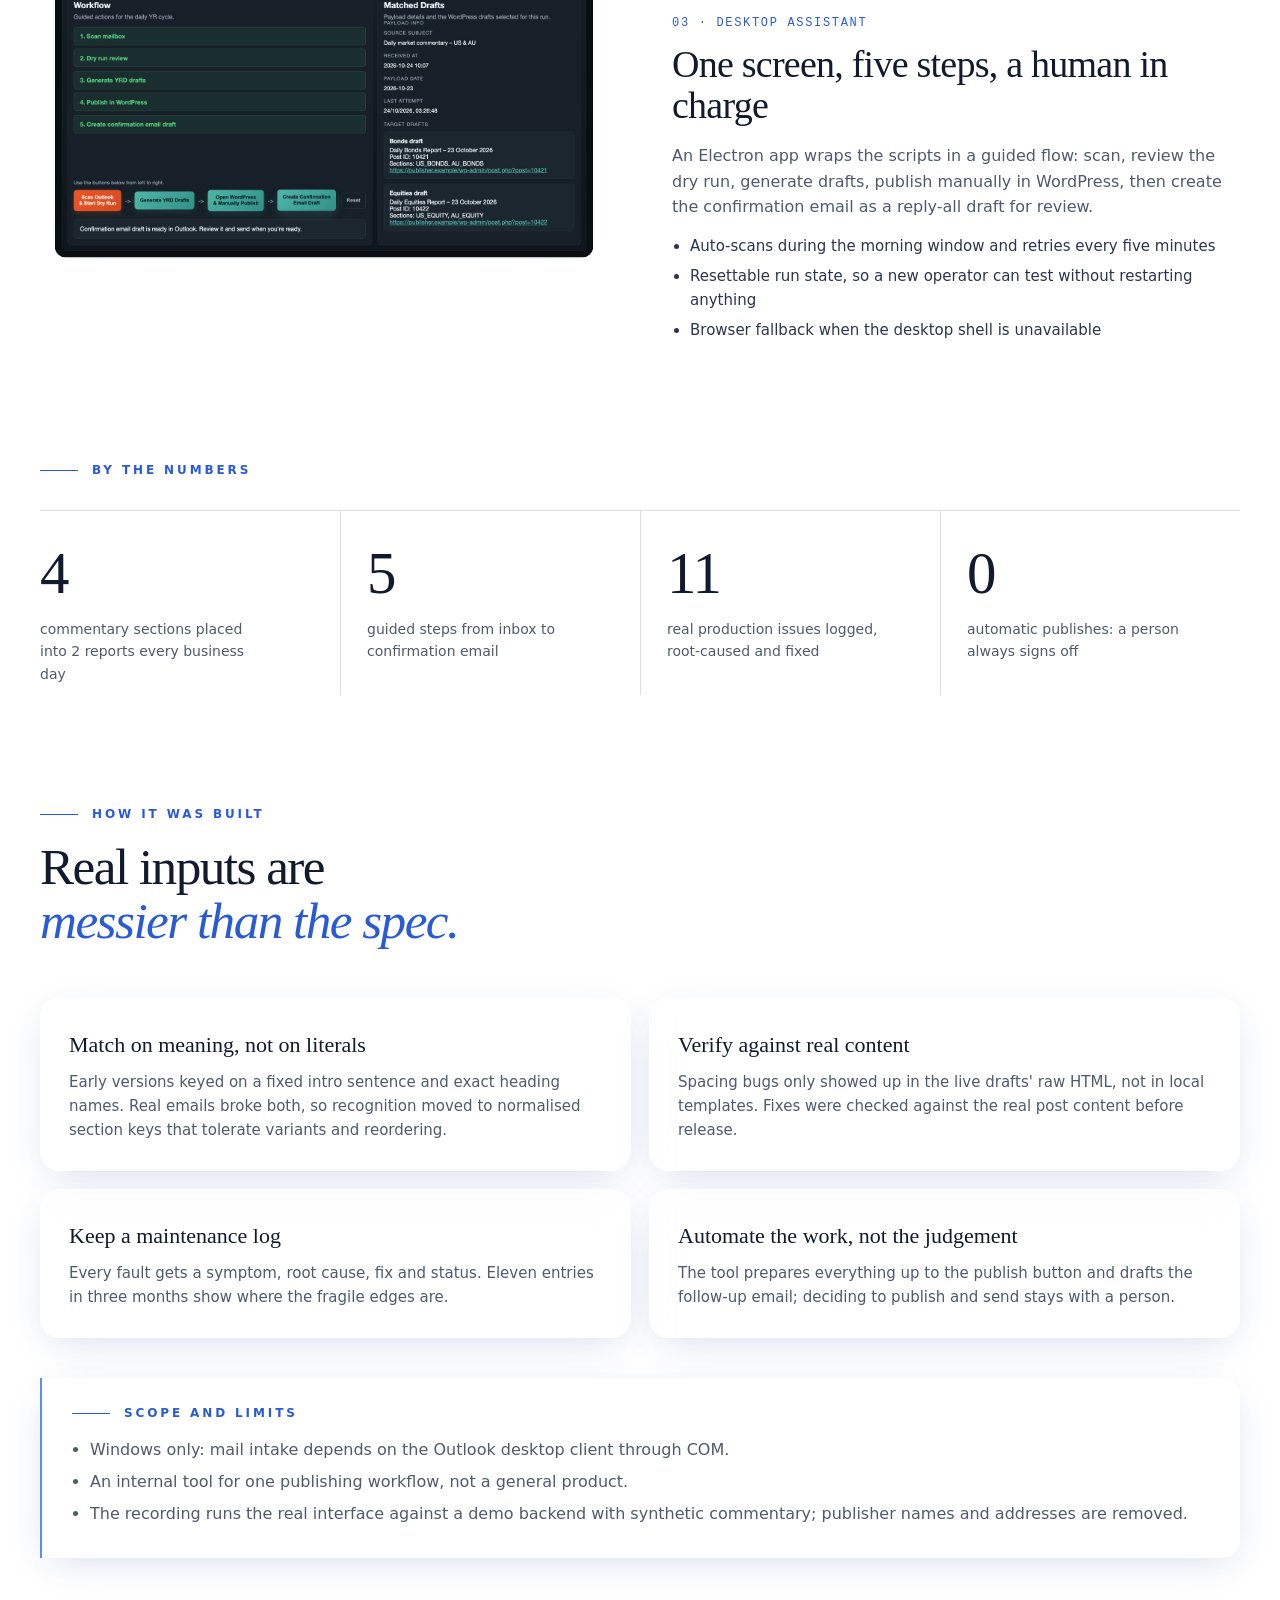
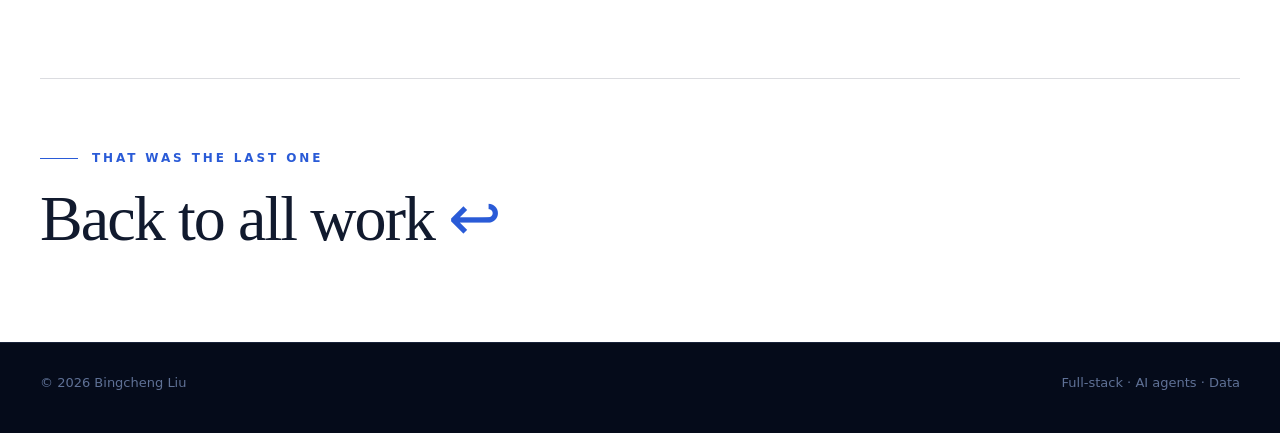
<file: work/yrd-assistant/index.html>
<!doctype html>
<html lang="en">
<head>
<meta charset="utf-8">
<meta name="viewport" content="width=device-width,initial-scale=1">
<title>YRD Assistant — Bingcheng Liu</title>
<meta name="description" content="A desktop assistant that runs a financial publisher&#x27;s daily report workflow: it finds the morning market commentary in Outlook, writes each section into the right WordPress draft, and drafts the confirmation email, while a person stays in charge of publishing.">
<link rel="icon" href="/favicon.svg" type="image/svg+xml">
<meta name="theme-color" content="#050b1a">
<meta property="og:title" content="YRD Assistant — Bingcheng Liu">
<meta property="og:description" content="A desktop assistant that runs a financial publisher&#x27;s daily report workflow: it finds the morning market commentary in Outlook, writes each section into the right WordPress draft, and drafts the confirmation email, while a person stays in charge of publishing.">
<meta property="og:image" content="/assets/yrd/poster.jpg?v=2">
<link rel="stylesheet" href="/assets/site.css?v=20261026a">
</head>
<body>
<a class="skip" href="#main">Skip to content</a>
<header class="nav theme-dark" id="nav">
  <div class="nav-in">
    <a class="brand" href="/" aria-label="Bingcheng Liu home">BL<span>.</span></a>
    <nav class="nav-links" aria-label="Main navigation">
      <a href="/#work">Work</a>
      <a href="/#approach" class="hide-s">Approach</a>
      <a href="/#more">Projects</a>
      <a href="/#about" class="hide-s">About</a>
      <a href="/#contact">Contact</a>
      <a href="https://github.com/bensonliu-sudo" class="hide-s">GitHub ↗</a>
    </nav>
  </div>
</header>

<main id="main">
  <section class="cs-hero theme-dark">
    <div class="wrap">
      <a class="back" href="/#work" data-home><span aria-hidden="true">←</span> All work</a>
      <div class="eyebrow">Case study · 04 · Workflow automation</div>
      <h1>YRD <em>Assistant</em></h1>
      <p class="lede">A desktop assistant that runs a financial publisher's daily report workflow: it finds the morning market commentary in Outlook, writes each section into the right WordPress draft, and drafts the confirmation email, while a person stays in charge of publishing.</p>
      <dl class="cs-meta"><div><dt>Role</dt><dd>Sole developer, built for an employer</dd></div><div><dt>Timeline</dt><dd>March to May 2026</dd></div><div><dt>Stack</dt><dd>Node.js · Electron · Python · Outlook COM · WordPress REST API</dd></div><div><dt>Status</dt><dd>Delivered; private repository</dd></div></dl>
    </div>
  </section>

  <section class="cs-video"><div class="wrap"><div class="frame win rv"><div class="frame-bar" aria-hidden="true"><span>YRD Assistant · desktop app</span><em>– □ ×</em></div><video data-auto src="/assets/yrd/demo.mp4?v=3" poster="/assets/yrd/poster.jpg?v=2" muted loop playsinline preload="metadata" controls aria-label="46-second screen recording of YRD Assistant running on synthetic content"></video></div></div></section>

  <section class="cs-sec">
    <div class="wrap cs-two">
      <div class="rv"><div class="eyebrow">The problem</div><h2>A daily copy-paste job<br><em>that had to be perfect.</em></h2></div>
      <div class="prose rv d1"><p>Every business day the publisher releases a bonds report and an equities report. The market commentary arrives by email in the morning, and someone has to copy <b>four sections into two WordPress drafts</b>, each under exactly the right heading, without disturbing the charts, tables and ads around them.</p><p>Then they confirm by email. It is repetitive, time-boxed, and the emails are messier than they look: reply threads carry yesterday's commentary, section order changes, headings run into the first sentence.</p><p>The goal was to automate the tedious part <b>without taking the human out of the loop</b>: nothing is ever published automatically.</p></div>
    </div>
  </section>

  <section class="cs-sec">
    <div class="wrap">
      <div class="rv"><div class="eyebrow">What I built</div><h2>Three layers, one<br><em>guided workflow.</em></h2></div>
      <div class="blocks">
        <div class="block">
          <figure class="shot rv"><a href="/assets/yrd/dryrun.jpg"><img src="/assets/yrd/dryrun.jpg" alt="Dry run result with matched drafts" loading="lazy"></a></figure>
          <div class="rv d1"><div class="k">01 · MAIL INTAKE</div><h3>Find the right email, read it robustly</h3><p>A Python intake step scans today's Outlook inbox newest first and recognises the commentary by its four section headings rather than a fixed intro sentence.</p><ul><li>Ignores quoted reply threads, so old commentary never overrides today's</li><li>Works with any section order, inline headings and divider lines</li><li>Extracts the business date and retries while the mailbox is still starting up</li></ul></div>
        </div>
        <div class="block flip">
          <figure class="shot rv"><a href="/assets/yrd/draft.jpg"><img src="/assets/yrd/draft.jpg" alt="WordPress draft with inserted sections highlighted" loading="lazy"></a></figure>
          <div class="rv d1"><div class="k">02 · DRAFT UPDATER</div><h3>Write into WordPress, never publish</h3><p>A Node service finds the latest bonds and equities drafts through the WordPress REST API, matches each section heading in the post HTML and inserts the text beneath it.</p><ul><li>Dry run first: validates every match before anything is written</li><li>Cleans empty filler markup so spacing matches the house style</li><li>Charts, tables and ad tags are left exactly as they were; posts stay in Draft</li></ul></div>
        </div>
        <div class="block">
          <figure class="shot rv"><a href="/assets/yrd/done.jpg"><img src="/assets/yrd/done.jpg" alt="Completed workflow with confirmation draft ready" loading="lazy"></a></figure>
          <div class="rv d1"><div class="k">03 · DESKTOP ASSISTANT</div><h3>One screen, five steps, a human in charge</h3><p>An Electron app wraps the scripts in a guided flow: scan, review the dry run, generate drafts, publish manually in WordPress, then create the confirmation email as a reply-all draft for review.</p><ul><li>Auto-scans during the morning window and retries every five minutes</li><li>Resettable run state, so a new operator can test without restarting anything</li><li>Browser fallback when the desktop shell is unavailable</li></ul></div>
        </div>
      </div>
    </div>
  </section>

  <section class="cs-sec">
    <div class="wrap">
      <div class="rv"><div class="eyebrow">By the numbers</div></div>
      <div class="stats" style="margin-top:30px"><div class="stat rv"><b>4</b><span>commentary sections placed into 2 reports every business day</span></div><div class="stat rv d1"><b>5</b><span>guided steps from inbox to confirmation email</span></div><div class="stat rv d2"><b>11</b><span>real production issues logged, root-caused and fixed</span></div><div class="stat rv d3"><b>0</b><span>automatic publishes: a person always signs off</span></div></div>
      
      
    </div>
  </section>

  <section class="cs-sec">
    <div class="wrap">
      <div class="rv"><div class="eyebrow">How it was built</div><h2>Real inputs are<br><em>messier than the spec.</em></h2></div>
      <div class="lessons"><div class="lesson rv"><b>Match on meaning, not on literals</b><p>Early versions keyed on a fixed intro sentence and exact heading names. Real emails broke both, so recognition moved to normalised section keys that tolerate variants and reordering.</p></div><div class="lesson rv d1"><b>Verify against real content</b><p>Spacing bugs only showed up in the live drafts' raw HTML, not in local templates. Fixes were checked against the real post content before release.</p></div><div class="lesson rv"><b>Keep a maintenance log</b><p>Every fault gets a symptom, root cause, fix and status. Eleven entries in three months show where the fragile edges are.</p></div><div class="lesson rv d1"><b>Automate the work, not the judgement</b><p>The tool prepares everything up to the publish button and drafts the follow-up email; deciding to publish and send stays with a person.</p></div></div>
      <div class="limits rv"><div class="eyebrow" style="margin-bottom:14px">Scope and limits</div><ul><li>Windows only: mail intake depends on the Outlook desktop client through COM.</li><li>An internal tool for one publishing workflow, not a general product.</li><li>The recording runs the real interface against a demo backend with synthetic commentary; publisher names and addresses are removed.</li></ul></div>
    </div>
  </section>

  <a class="next wrap" href="/#work" data-home><div class="eyebrow">That was the last one</div><b>Back to all work <i aria-hidden="true">↩</i></b></a>
</main>

<footer class="theme-dark"><div class="foot"><span>© 2026 Bingcheng Liu</span><span>Full-stack · AI agents · Data</span></div></footer>
<script src="/assets/site.js?v=20261026a"></script>
</body>
</html>
</file>
<file: assets/site.css>
:root{
  /* sky-blue theme (default): pairs with the navy bands; a soft glow keeps it from looking flat */
  --bg:#c3e1f7;--bg2:#add4f3;--panel:#ffffff;--ink:#111a2e;--text-2:#2b3550;--muted:#4f5a70;--faint:#858fa3;
  --line:rgba(17,26,46,.15);--line-strong:rgba(42,91,215,.45);--accent:#2a5bd7;--accent-2:#5b8cff;
  --card:rgba(255,255,255,.55);--card-hover:rgba(255,255,255,.85);--frame-bg:#ffffff;--frame-bar:#bcdcf5;
  --frame-shadow:0 40px 90px -42px rgba(17,26,46,.38),0 2px 6px rgba(17,26,46,.05);--nav-bg:rgba(195,225,247,.86);
  --serif:"Iowan Old Style","Palatino Linotype",Palatino,"Book Antiqua",Georgia,serif;
  --sans:ui-sans-serif,system-ui,-apple-system,BlinkMacSystemFont,"Segoe UI",Roboto,"Helvetica Neue",Arial,sans-serif;
  --mono:ui-monospace,"SF Mono",Menlo,Consolas,monospace;
  --wrap:min(1200px,calc(100% - 64px));
}
/* dark bands: hero, marquee, approach, case-study header, footer, and the nav while it sits over them */
.theme-dark{
  --bg:#050b1a;--bg2:#08132b;--panel:rgba(16,32,68,.55);--ink:#eef3ff;--text-2:#c9d5ee;--muted:#9aabcc;--faint:#5f7196;
  --line:rgba(150,185,255,.14);--line-strong:rgba(140,194,255,.45);--accent:#8cc2ff;--accent-2:#5b8cff;
  --card:rgba(12,24,52,.5);--card-hover:rgba(16,32,68,.75);--frame-bg:#0b1631;--frame-bar:#0e1b3a;
  --frame-shadow:0 40px 120px -30px rgba(40,100,255,.45),0 0 0 1px rgba(255,255,255,.03) inset;--nav-bg:rgba(5,11,26,.72);
  color:var(--ink);
}
section.theme-dark,footer.theme-dark{background-color:var(--bg)}
*{box-sizing:border-box}
html{scroll-behavior:smooth;-webkit-text-size-adjust:100%}
body{margin:0;background:radial-gradient(1100px 700px at 88% 8%,rgba(255,255,255,.7),transparent 62%),radial-gradient(900px 700px at 0% 70%,rgba(90,170,235,.22),transparent 60%),linear-gradient(180deg,#ddeffc 0%,#add4f3 100%) fixed,var(--bg);color:var(--ink);font-family:var(--sans);line-height:1.6;-webkit-font-smoothing:antialiased;overflow-x:hidden}
a{color:inherit;text-decoration:none}
a:focus-visible,button:focus-visible{outline:2px solid var(--accent);outline-offset:4px;border-radius:4px}
img,video{display:block;max-width:100%}
.skip{position:absolute;top:-100px;left:20px;background:var(--ink);color:var(--bg);padding:8px 12px;z-index:100}.skip:focus{top:10px}

/* ---------- nav ---------- */
.nav{position:fixed;inset:0 0 auto 0;z-index:50;color:var(--ink);transition:background .4s,border-color .4s,color .4s;border-bottom:1px solid transparent}
.nav.scrolled{background:var(--nav-bg);backdrop-filter:blur(14px);-webkit-backdrop-filter:blur(14px);border-color:var(--line)}
.nav-in{width:var(--wrap);margin:auto;display:flex;align-items:center;justify-content:space-between;height:74px}
.brand{font-family:var(--serif);font-size:26px;letter-spacing:-.02em}.brand span{color:var(--accent)}
.nav-links{display:flex;gap:34px;font-size:14px;color:var(--muted)}
.nav-links a{position:relative;transition:color .25s}.nav-links a:hover{color:var(--ink)}
.nav-links a::after{content:"";position:absolute;left:0;right:0;bottom:-6px;height:1px;background:var(--accent);transform:scaleX(0);transform-origin:left;transition:transform .35s}
.nav-links a:hover::after{transform:scaleX(1)}

/* ---------- hero ---------- */
.hero{position:relative;min-height:100vh;min-height:100svh;display:flex;align-items:center;overflow:hidden;
  background:radial-gradient(1200px 700px at 78% 30%,rgba(60,110,230,.22),transparent 60%),radial-gradient(900px 600px at 10% 90%,rgba(40,90,200,.16),transparent 60%),var(--bg)}
#flow{position:absolute;inset:0;width:100%;height:100%}
.hero::after{content:"";position:absolute;inset:auto 0 0 0;height:220px;background:linear-gradient(to bottom,transparent,var(--bg));pointer-events:none}
.hero-in{position:relative;z-index:2;width:var(--wrap);margin:auto;padding:140px 0 120px}
.eyebrow{font-size:12px;letter-spacing:.24em;text-transform:uppercase;color:var(--accent);font-weight:600;display:flex;align-items:center;gap:14px}
.eyebrow::before{content:"";width:38px;height:1px;background:var(--accent)}
.hero h1{font-family:var(--serif);font-weight:400;font-size:clamp(58px,9.4vw,138px);line-height:.98;letter-spacing:-.035em;margin:34px 0 34px}
.hero h1 .w{display:inline-block;opacity:0;transform:translateY(.42em);animation:rise 1.1s cubic-bezier(.2,.75,.2,1) forwards}
.hero h1 .accent{color:var(--accent);font-style:italic}
@keyframes rise{to{opacity:1;transform:none}}
.roles{list-style:none;padding:0;margin:-6px 0 30px;display:flex;flex-wrap:wrap;gap:10px;opacity:0;animation:fade 1.2s .7s forwards}
.roles li{font-size:13px;letter-spacing:.02em;color:var(--ink);border:1px solid var(--line);background:rgba(140,194,255,.06);padding:7px 14px;border-radius:999px}
.lede{max-width:640px;font-size:clamp(17px,1.6vw,21px);color:var(--muted);opacity:0;animation:fade 1.2s .9s forwards}
@keyframes fade{to{opacity:1}}
.cta{display:flex;gap:14px;margin-top:40px;opacity:0;animation:fade 1.2s 1.15s forwards;flex-wrap:wrap}
.btn{display:inline-flex;align-items:center;gap:10px;padding:14px 24px;border-radius:999px;font-size:14px;font-weight:600;letter-spacing:.01em;transition:transform .25s,background .25s,color .25s,border-color .25s}
.btn.solid{background:var(--ink);color:var(--bg)}.btn.solid:hover{background:var(--accent);transform:translateY(-2px)}
.btn.ghost{border:1px solid color-mix(in srgb,var(--ink) 30%,transparent)}a.btn.ghost:hover{border-color:var(--accent);color:var(--accent);transform:translateY(-2px)}
.btn.muted{border:1px dashed color-mix(in srgb,var(--ink) 24%,transparent);color:var(--muted);cursor:default}
.scroll-cue{position:absolute;z-index:2;left:50%;bottom:34px;transform:translateX(-50%);font-size:11px;letter-spacing:.24em;color:var(--faint);text-transform:uppercase;display:flex;flex-direction:column;align-items:center;gap:12px}
.scroll-cue i{width:1px;height:48px;background:linear-gradient(var(--accent),transparent);animation:cue 2.2s infinite}
@keyframes cue{0%{transform:scaleY(0);transform-origin:top}50%{transform:scaleY(1);transform-origin:top}51%{transform-origin:bottom}100%{transform:scaleY(0);transform-origin:bottom}}

/* ---------- marquee ---------- */
.marquee{border-block:1px solid var(--line);overflow:hidden;white-space:nowrap;padding:22px 0;background:var(--bg2)}
.marquee-track{display:inline-flex;gap:56px;animation:scroll 42s linear infinite;font-family:var(--serif);font-size:24px;color:var(--muted)}
.marquee-track span::after{content:"✦";margin-left:56px;color:var(--accent-2);font-size:14px;vertical-align:4px}
@keyframes scroll{to{transform:translateX(-50%)}}

/* ---------- sections ---------- */
section{position:relative}
.wrap{width:var(--wrap);margin:auto}
.sec-head{display:flex;justify-content:space-between;align-items:flex-end;gap:30px;margin-bottom:56px}
.sec-head h2{font-family:var(--serif);font-weight:400;font-size:clamp(40px,5.2vw,72px);line-height:1.02;letter-spacing:-.03em;margin:18px 0 0}
.sec-head h2 em{color:var(--accent)}
.sec-head p{max-width:420px;color:var(--muted);margin:0}
.rv{opacity:0;transform:translateY(34px);transition:opacity 1s cubic-bezier(.2,.75,.2,1),transform 1s cubic-bezier(.2,.75,.2,1)}
.rv.in{opacity:1;transform:none}
.d1{transition-delay:.08s}.d2{transition-delay:.16s}.d3{transition-delay:.24s}.d4{transition-delay:.32s}

/* featured */
#work{padding:150px 0 110px}
.feature{display:grid;grid-template-columns:minmax(0,1.05fr) minmax(0,1fr);gap:64px;align-items:center}
.frame{border-radius:14px;overflow:hidden;background:var(--frame-bg);border:1px solid var(--line);box-shadow:var(--frame-shadow);transform:perspective(1600px) rotateY(-6deg) rotateX(2deg);transition:transform .9s cubic-bezier(.2,.75,.2,1),opacity 1s,translate 1s}
.frame.rv{opacity:0;translate:0 34px}.frame.rv.in{opacity:1;translate:0 0}
.frame:hover{transform:perspective(1600px) rotateY(0) rotateX(0)}
.frame-bar{display:flex;align-items:center;gap:7px;padding:11px 14px;background:var(--frame-bar);border-bottom:1px solid var(--line)}
.frame-bar i{width:10px;height:10px;border-radius:50%}.frame-bar i:nth-child(1){background:#ff5f57}.frame-bar i:nth-child(2){background:#febc2e}.frame-bar i:nth-child(3){background:#28c840}
.frame-bar span{margin-left:12px;font:12px var(--mono);color:var(--faint)}
.frame video{width:100%;aspect-ratio:16/10;object-fit:cover;background:var(--frame-bg)}
.proj-num{font:12px var(--mono);color:var(--accent);letter-spacing:.14em}
.proj h3{font-family:var(--serif);font-weight:400;font-size:clamp(36px,4vw,56px);line-height:1.04;letter-spacing:-.025em;margin:16px 0 22px}
.proj p{color:var(--muted);font-size:16px;margin:0 0 16px}
.feats{list-style:none;padding:0;margin:26px 0;display:grid;gap:14px}
.feats li{display:grid;grid-template-columns:22px 1fr;gap:10px;font-size:15px;color:var(--text-2)}
.feats li::before{content:"";width:8px;height:8px;margin-top:9px;border-radius:50%;background:var(--accent);box-shadow:0 0 12px var(--accent)}
.feats b{color:var(--ink);font-weight:600}
.tags{display:flex;flex-wrap:wrap;gap:8px;margin:22px 0 30px}
.tag{font:12px var(--mono);padding:6px 11px;border:1px solid var(--line);border-radius:999px;color:var(--muted)}
.proj .scope{font-size:13px;color:var(--faint);border-left:2px solid var(--accent-2);padding-left:14px}
.actions{display:flex;gap:12px;flex-wrap:wrap}

.stats{display:grid;grid-template-columns:repeat(4,1fr);margin-top:90px;border-top:1px solid var(--line)}
.stat{padding:34px 26px 10px 0}
.stat+.stat{padding-left:26px;border-left:1px solid var(--line)}
.stat b{display:block;font-family:var(--serif);font-weight:400;font-size:clamp(40px,4.6vw,64px);line-height:1;letter-spacing:-.03em}
.stat b small{font-size:.5em;color:var(--accent);margin-left:4px}
.stat > span{display:block;margin-top:14px;color:var(--muted);font-size:14px;max-width:230px}

.gallery{display:grid;grid-template-columns:repeat(4,1fr);gap:18px;margin:70px 0 0;padding:0}
.shot{position:relative;margin:0;border-radius:10px;overflow:hidden;border:1px solid var(--line);background:var(--frame-bg);box-shadow:var(--frame-shadow)}
.shot img{aspect-ratio:16/10;object-fit:cover;object-position:top left;transition:transform 1.2s cubic-bezier(.2,.75,.2,1),filter .6s;filter:saturate(.95)}
.shot:hover img{transform:scale(1.06);filter:none}
.shot figcaption{position:absolute;inset:auto 0 0 0;padding:28px 14px 12px;font-size:13px;color:#fff;background:linear-gradient(transparent,rgba(5,11,26,.86))}

/* approach */
#approach{padding:120px 0;background:linear-gradient(var(--bg),var(--bg2) 40%,var(--bg))}
.steps{display:grid;grid-template-columns:repeat(3,1fr);gap:22px}
.step{position:relative;padding:36px 30px 34px;border:1px solid var(--line);border-radius:16px;background:var(--panel);overflow:hidden;transition:border-color .4s,transform .4s,opacity 1s}
.step:hover{border-color:var(--line-strong);transform:translateY(-4px)}
.step::before{content:"";position:absolute;inset:-1px;background:radial-gradient(420px 200px at var(--mx,50%) -20%,rgba(91,140,255,.22),transparent 70%);opacity:0;transition:opacity .4s;pointer-events:none}
.step:hover::before{opacity:1}
.step .n{font:12px var(--mono);color:var(--accent);letter-spacing:.14em}
.step h3{font-family:var(--serif);font-weight:400;font-size:28px;letter-spacing:-.02em;margin:18px 0 12px}
.step p{color:var(--muted);font-size:15px;margin:0}

/* more work */
#more{padding:120px 0}
.grid{display:grid;grid-template-columns:repeat(3,1fr);gap:18px}
.card{position:relative;display:flex;flex-direction:column;justify-content:space-between;min-height:230px;padding:28px;border:1px solid var(--line);border-radius:14px;background:var(--card);transition:border-color .35s,transform .35s,background .35s,box-shadow .35s,opacity 1s}
.card:hover{border-color:var(--line-strong);transform:translateY(-4px);background:var(--card-hover);box-shadow:0 22px 44px -28px rgba(17,26,46,.3)}
.card h3{font-family:var(--serif);font-weight:400;font-size:23px;line-height:1.2;letter-spacing:-.01em;margin:0 0 12px}
.card p{color:var(--muted);font-size:14px;margin:0}
.card .meta{display:flex;justify-content:space-between;align-items:center;margin-top:22px;font:12px var(--mono);color:var(--faint)}
.card .meta i{font-style:normal;color:var(--accent);transition:transform .3s}.card:hover .meta i{transform:translate(3px,-3px)}

/* about */
#about{padding:110px 0 140px}
.about{display:grid;grid-template-columns:1fr 1.1fr;gap:70px;align-items:start}
.about h2{font-family:var(--serif);font-weight:400;font-size:clamp(42px,5vw,70px);letter-spacing:-.03em;line-height:1.02;margin:18px 0 0}
.about p{color:var(--muted);font-size:17px;margin:0 0 18px}
.about .btn{margin-top:14px}
footer{border-top:1px solid var(--line)}
.foot{width:var(--wrap);margin:auto;display:flex;justify-content:space-between;padding:30px 0 40px;font-size:13px;color:var(--faint);gap:20px;flex-wrap:wrap}

@media(max-width:980px){
  .feature,.about{grid-template-columns:1fr;gap:44px}
  .frame,.frame:hover{transform:none}
  .stats{grid-template-columns:repeat(2,1fr)}.stat:nth-child(3){padding-left:0;border-left:0}.stat:nth-child(n+3){border-top:1px solid var(--line)}
  .gallery{grid-template-columns:repeat(2,1fr)}
  .steps,.grid{grid-template-columns:1fr 1fr}
  .sec-head{flex-direction:column;align-items:flex-start}
}
@media(max-width:640px){
  :root{--wrap:calc(100% - 32px)}
  .nav-links{gap:18px;font-size:13px}.nav-links .hide-s{display:none}
  .hero-in{padding:120px 0 110px}
  .steps,.grid,.gallery{grid-template-columns:1fr}
  .stat{padding:26px 12px 6px 0}.stat+.stat{padding-left:12px}
  #work{padding:110px 0 80px}#approach,#more{padding:90px 0}
}
@media(prefers-reduced-motion:reduce){
  html{scroll-behavior:auto}
  .hero h1 .w,.roles,.lede,.cta{animation:none;opacity:1;transform:none}
  .rv,.frame.rv{opacity:1;transform:none;translate:none;transition:none}
  .marquee-track,.scroll-cue i{animation:none}
}

/* ---------- project rows (home) ---------- */
.prows{display:grid;gap:130px}
.prow{display:grid;grid-template-columns:minmax(0,1.1fr) minmax(0,1fr);gap:64px;align-items:center}
.prow.flip .frame{order:2;transform:perspective(1600px) rotateY(6deg) rotateX(2deg)}
.prow.flip .frame:hover{transform:perspective(1600px) rotateY(0) rotateX(0)}
.prow .proj p.lead{font-size:17px;color:var(--text-2)}
.mini{display:flex;gap:34px;margin:26px 0 4px;padding-top:22px;border-top:1px solid var(--line)}
.mini b{display:block;font-family:var(--serif);font-weight:400;font-size:34px;line-height:1;letter-spacing:-.02em}
.mini span{display:block;font-size:12px;color:var(--muted);margin-top:8px;max-width:150px}
.more-link{display:inline-flex;align-items:center;gap:10px;font-weight:600;font-size:14px;color:var(--accent);border-bottom:1px solid color-mix(in srgb,var(--accent) 35%,transparent);padding-bottom:4px;transition:gap .3s,border-color .3s}
.more-link:hover{gap:16px;border-color:var(--accent)}
.frame.win .frame-bar{justify-content:space-between;background:#1a222c;border-color:rgba(255,255,255,.06)}
.frame.win .frame-bar span{margin:0}
.frame.win .frame-bar em{font:13px var(--sans);font-style:normal;color:#8a96a8;letter-spacing:.6em}
.frame.win .frame-bar span{color:#8a96a8}
a.frame{display:block}

/* ---------- case study pages ---------- */
.cs-hero{position:relative;padding:150px 0 80px;background:radial-gradient(1000px 520px at 80% 0%,rgba(60,110,230,.2),transparent 60%),var(--bg)}
.back{display:inline-flex;gap:8px;font-size:13px;color:var(--muted);margin-bottom:40px;transition:color .25s,gap .25s}.back:hover{color:var(--ink);gap:12px}
.cs-hero h1{font-family:var(--serif);font-weight:400;font-size:clamp(46px,7vw,104px);line-height:1;letter-spacing:-.035em;margin:26px 0 26px}
.cs-hero h1 em{color:var(--accent)}
.cs-hero .lede{opacity:1;animation:none;max-width:760px}
.cs-meta{display:grid;grid-template-columns:repeat(4,1fr);margin-top:56px;border-top:1px solid var(--line)}
.cs-meta div{padding:20px 20px 0 0}.cs-meta div+div{padding-left:20px;border-left:1px solid var(--line)}
.cs-meta dt{font:11px var(--mono);letter-spacing:.14em;text-transform:uppercase;color:var(--faint)}
.cs-meta dd{margin:8px 0 0;font-size:14px;color:var(--text-2)}
.cs-video{padding:56px 0 40px}
.cs-video .frame{transform:none}
.cs-sec{padding:110px 0 0}
.cs-two{display:grid;grid-template-columns:minmax(0,.8fr) minmax(0,1.2fr);gap:70px}
.cs-sec h2{font-family:var(--serif);font-weight:400;font-size:clamp(34px,4vw,54px);line-height:1.05;letter-spacing:-.03em;margin:16px 0 0}
.cs-sec h2 em{color:var(--accent)}
.prose p{color:var(--muted);font-size:17px;margin:0 0 18px}.prose p b{color:var(--ink);font-weight:600}
.blocks{display:grid;gap:90px;margin-top:60px}
.block{display:grid;grid-template-columns:minmax(0,1.15fr) minmax(0,.85fr);gap:56px;align-items:center}
.block.flip .shot{order:2}
.block .shot img{aspect-ratio:16/10}
.block .k{font:12px var(--mono);color:var(--accent);letter-spacing:.14em}
.block h3{font-family:var(--serif);font-weight:400;font-size:clamp(28px,3vw,38px);letter-spacing:-.02em;line-height:1.1;margin:14px 0 16px}
.block p{color:var(--muted);margin:0 0 12px;font-size:16px}
.block ul{margin:14px 0 0;padding-left:18px;color:var(--text-2);font-size:15px}.block li{margin:6px 0}
.lessons{display:grid;grid-template-columns:repeat(2,1fr);gap:18px;margin-top:50px}
.lesson{padding:28px;border:1px solid var(--line);border-radius:14px;background:var(--card)}
.lesson b{display:block;font-family:var(--serif);font-weight:400;font-size:22px;margin-bottom:8px;color:var(--ink)}
.lesson p{margin:0;color:var(--muted);font-size:15px}
.limits{margin-top:40px;padding:26px 30px;border-left:2px solid var(--accent-2);background:var(--card);border-radius:0 12px 12px 0}
.limits ul{margin:0;padding-left:18px;color:var(--muted)}.limits li{margin:6px 0}
.next{display:block;margin:120px auto 0;padding:70px 0 90px;border-top:1px solid var(--line);transition:background .4s}
.next:hover{background:var(--card)}
.next .eyebrow{margin-bottom:18px}
.next b{font-family:var(--serif);font-weight:400;font-size:clamp(38px,5vw,72px);letter-spacing:-.03em;line-height:1.02}
.next b i{font-style:normal;color:var(--accent);display:inline-block;transition:transform .35s}.next:hover b i{transform:translateX(10px)}

@media(max-width:980px){
  .prow,.block,.cs-two{grid-template-columns:1fr;gap:40px}
  .prow.flip .frame,.block.flip .shot{order:0}
  .prow.flip .frame,.prow.flip .frame:hover{transform:none}
  .cs-meta{grid-template-columns:repeat(2,1fr)}.cs-meta div:nth-child(3){padding-left:0;border-left:0}
  .lessons{grid-template-columns:1fr}
  .prows{gap:100px}
}
@media(max-width:640px){
  .mini{gap:20px}.mini b{font-size:28px}
  .cs-hero{padding:120px 0 50px}.cs-sec{padding-top:80px}
  .cs-meta div{padding:16px 10px 0 0}.cs-meta div+div{padding-left:10px}
}
.mini b small{font-size:.5em;color:var(--accent);margin-left:3px}
.stats-note{margin:14px 0 0;font:12px var(--mono);color:var(--faint);letter-spacing:.04em}
@media(max-width:640px){.stat:nth-child(odd){padding-left:0;border-left:0}}

/* ---------- contact ---------- */
#contact{padding:120px 0 110px;background:linear-gradient(var(--bg2),var(--bg) 60%)}
.contact{display:grid;grid-template-columns:minmax(0,.9fr) minmax(0,1.1fr);gap:70px;align-items:start}
.contact h2{font-family:var(--serif);font-weight:400;font-size:clamp(46px,6vw,88px);letter-spacing:-.035em;line-height:1;margin:18px 0 22px}
.contact h2 em{color:var(--accent)}
.contact p{color:var(--muted);font-size:17px;margin:0 0 28px;max-width:420px}
.contact-form{display:grid;gap:18px;padding:34px;border:1px solid var(--line);border-radius:18px;background:var(--card)}
.field-row{display:grid;grid-template-columns:1fr 1fr;gap:18px}
.contact-form label{display:grid;gap:8px}
.contact-form label span{font:11px var(--mono);letter-spacing:.14em;text-transform:uppercase;color:var(--faint)}
.contact-form label i{font-style:normal;text-transform:none;letter-spacing:0}
.contact-form input,.contact-form textarea{width:100%;font:15px/1.5 var(--sans);color:var(--ink);background:rgba(255,255,255,.04);border:1px solid var(--line);border-radius:10px;padding:12px 14px;transition:border-color .25s,background .25s;resize:vertical}
.contact-form input:focus,.contact-form textarea:focus{outline:none;border-color:var(--accent);background:rgba(255,255,255,.07)}
.contact-form .hp{position:absolute;left:-9999px;width:1px;height:1px;opacity:0}
.form-foot{display:flex;align-items:center;gap:18px;flex-wrap:wrap;margin-top:4px}
.contact-form button{border:0;cursor:pointer;font-family:var(--sans)}
.contact-form button[disabled]{opacity:.6;cursor:default;transform:none}
.form-status{margin:0;font-size:14px;color:var(--muted)}
.form-status.ok{color:#7fe3a8}.form-status.err{color:#ff9b8a}
@media(max-width:980px){.contact{grid-template-columns:1fr;gap:44px}}
@media(max-width:640px){.field-row{grid-template-columns:1fr}.contact-form{padding:24px}#contact{padding:90px 0 80px}}
/* keep last: hide the scroll hint on phones, after the base .scroll-cue rule */
@media(max-width:640px){.scroll-cue{display:none}}

/* ---------- glass theme (2026-10-24): drifting gradient mesh + frosted panels ---------- */
:root{
  --glass:rgba(255,255,255,.42);--glass-strong:rgba(255,255,255,.62);
  --glass-border:rgba(255,255,255,.75);
  --glass-shadow:0 10px 40px -12px rgba(30,70,140,.22),inset 0 1px 0 rgba(255,255,255,.85);
  --card:var(--glass);--card-hover:var(--glass-strong);
}
body{background:linear-gradient(160deg,#eaf4fe 0%,#d6e9fb 45%,#cfe0f7 100%) fixed;isolation:isolate}
body::before,body::after{content:"";position:fixed;z-index:-1;pointer-events:none;border-radius:50%;filter:blur(70px);opacity:.75}
body::before{width:62vw;height:62vw;left:-14vw;top:-10vh;
  background:radial-gradient(circle at 30% 30%,rgba(120,196,255,.85),rgba(120,196,255,0) 65%),radial-gradient(circle at 75% 70%,rgba(142,230,240,.7),rgba(142,230,240,0) 60%);
  animation:drift-a 38s ease-in-out infinite alternate}
body::after{width:58vw;height:58vw;right:-16vw;bottom:-18vh;
  background:radial-gradient(circle at 40% 40%,rgba(160,150,255,.55),rgba(160,150,255,0) 62%),radial-gradient(circle at 70% 30%,rgba(110,170,255,.7),rgba(110,170,255,0) 60%);
  animation:drift-b 46s ease-in-out infinite alternate}
@keyframes drift-a{0%{transform:translate(0,0) scale(1)}50%{transform:translate(18vw,22vh) scale(1.15)}100%{transform:translate(6vw,48vh) scale(.95)}}
@keyframes drift-b{0%{transform:translate(0,0) scale(1)}50%{transform:translate(-20vw,-26vh) scale(1.1)}100%{transform:translate(-8vw,-52vh) scale(1.05)}}

/* frosted panels */
.prow{padding:44px;border-radius:28px;background:var(--glass);border:1px solid var(--glass-border);box-shadow:var(--glass-shadow);
  backdrop-filter:blur(22px) saturate(160%);-webkit-backdrop-filter:blur(22px) saturate(160%)}
.prows{gap:56px}
.prow .frame{transform:none}.prow.flip .frame{transform:none}
.prow .frame:hover{transform:translateY(-4px)}
.card,.lesson,.limits{background:var(--glass);border-color:var(--glass-border);box-shadow:var(--glass-shadow);
  backdrop-filter:blur(18px) saturate(150%);-webkit-backdrop-filter:blur(18px) saturate(150%)}
.card:hover{background:var(--glass-strong)}
.limits{border-left:2px solid var(--accent-2);border-radius:0 18px 18px 0}
.lesson{border-radius:20px}
.frame,.shot{border-color:var(--glass-border)}
.frame-bar{background:rgba(255,255,255,.55);backdrop-filter:blur(12px);-webkit-backdrop-filter:blur(12px)}
.tag{background:rgba(255,255,255,.45);border-color:var(--glass-border)}
.mini{border-top-color:rgba(17,26,46,.1)}
/* floating glass nav once scrolled over light bands */
.nav.scrolled:not(.theme-dark){background:rgba(255,255,255,.45);border-color:var(--glass-border);
  backdrop-filter:blur(20px) saturate(170%);-webkit-backdrop-filter:blur(20px) saturate(170%);box-shadow:0 6px 24px -14px rgba(30,70,140,.35)}
/* dark bands get their own glass */
.theme-dark .step,.theme-dark .contact-form{background:rgba(255,255,255,.04);border-color:rgba(255,255,255,.1);
  backdrop-filter:blur(16px);-webkit-backdrop-filter:blur(16px);box-shadow:inset 0 1px 0 rgba(255,255,255,.06)}
.theme-dark .roles li{backdrop-filter:blur(10px);-webkit-backdrop-filter:blur(10px)}
@media(max-width:640px){.prow{padding:22px;border-radius:22px}.prows{gap:32px}}
@media(prefers-reduced-motion:reduce){body::before,body::after{animation:none}}

/* ---------- motion layer (2026-10-24) ---------- */
.progress{position:fixed;left:0;top:0;height:2px;width:100%;transform-origin:left;transform:scaleX(0);z-index:60;
  background:linear-gradient(90deg,#5b8cff,#5fd3f3,#a58bff)}
.sheen{position:relative;overflow:hidden}
.sheen::after{content:"";position:absolute;inset:0;pointer-events:none;border-radius:inherit;opacity:0;transition:opacity .4s;
  background:radial-gradient(420px circle at var(--sx,50%) var(--sy,50%),rgba(255,255,255,.55),transparent 45%)}
.theme-dark .sheen::after{background:radial-gradient(420px circle at var(--sx,50%) var(--sy,50%),rgba(140,194,255,.14),transparent 45%)}
.sheen:hover::after{opacity:1}
.tilt{transition:transform .5s cubic-bezier(.2,.75,.2,1),box-shadow .5s;transform-style:preserve-3d;will-change:transform}
.split .wd{display:inline-block;opacity:0;transform:translateY(.55em) rotate(2deg);filter:blur(6px);
  transition:opacity .9s cubic-bezier(.2,.75,.2,1),transform .9s cubic-bezier(.2,.75,.2,1),filter .9s}
.split.in .wd{opacity:1;transform:none;filter:none}
.wipe{clip-path:inset(100% 0 0 0 round 14px);transition:clip-path 1.3s cubic-bezier(.65,0,.25,1)}
.wipe.in{clip-path:inset(0 0 0 0 round 14px)}
.magnet{transition:transform .35s cubic-bezier(.2,.75,.2,1)}
@media(prefers-reduced-motion:reduce){
  .split .wd,.wipe{opacity:1;transform:none;filter:none;clip-path:none;transition:none}
  .progress{display:none}
}

/* hero always fits one screen: sizes follow viewport height as well as width */
.hero-in{padding:clamp(92px,13vh,140px) 0 clamp(64px,9vh,120px)}
.hero h1{font-size:min(9.4vw,138px,15.5vh);margin:clamp(14px,3.2vh,34px) 0 clamp(16px,3.4vh,34px)}
.roles{margin:0 0 clamp(14px,2.8vh,30px)}
.lede{font-size:clamp(16px,min(1.6vw,2.5vh),21px)}
.cta{margin-top:clamp(18px,3.6vh,40px)}
.scroll-cue{bottom:clamp(12px,2.5vh,34px)}
@media(max-height:700px){.scroll-cue{display:none}}

/* homepage project rows: no panels, one screen per project, gentle snap (2026-10-24) */
#work{padding:clamp(84px,11vh,112px) 0 0}
#work .sec-head{margin-bottom:clamp(12px,2.5vh,30px)}
#work .sec-head h2{font-size:min(5.2vw,68px,8.2vh)}
.prows{gap:0}
.prow{padding:0;border:0;border-radius:0;background:none;box-shadow:none;backdrop-filter:none;-webkit-backdrop-filter:none;overflow:visible}
.prow::after{display:none}
.prow + .prow{min-height:100svh;padding:clamp(84px,10vh,100px) 0 clamp(24px,4vh,48px)}
.prow:first-child{padding-bottom:clamp(40px,7vh,80px)}
.prow .tags{display:none}
.prow .proj h3{margin:clamp(8px,1.6vh,16px) 0 clamp(10px,2vh,22px)}
.prow .proj p.lead{font-size:clamp(15px,min(1.25vw,2.2vh),17px);margin-bottom:0}
.prow .mini{margin:clamp(14px,2.6vh,26px) 0 clamp(14px,2.6vh,24px);padding-top:clamp(12px,2.2vh,22px)}
.prow .frame{max-height:min(62vh,520px)}
.prow .frame video{max-height:calc(min(62vh,520px) - 40px)}
@media(max-width:980px){.prow + .prow{min-height:auto;padding:60px 0}}

/* case-study walkthrough fits one screen: width capped by viewport height (16:10 video + 40px bar) */
.cs-video .frame{max-width:min(100%,960px,calc((100svh - 190px) * 1.6));margin:0 auto}

/* each homepage project enters differently: FRIS wipes left→right, multi-factor opens from the centre, YRD tilts up */
.wipe.wipe-l{clip-path:inset(0 100% 0 0 round 14px)}
.wipe.wipe-l.in{clip-path:inset(0 0 0 0 round 14px)}
.wipe.wipe-c{clip-path:circle(0% at 50% 50%);transition:clip-path 1.5s cubic-bezier(.65,0,.25,1)}
.wipe.wipe-c.in{clip-path:circle(75% at 50% 50%)}
.wipe.wipe-t{clip-path:none;opacity:0;transform:perspective(1400px) rotateX(28deg) translateY(60px) scale(.94);transform-origin:50% 100%;
  transition:opacity 1.1s cubic-bezier(.2,.75,.2,1),transform 1.3s cubic-bezier(.2,.75,.2,1)}
.wipe.wipe-t.in{opacity:1;transform:none}
/* entrance set v2: FRIS diagonal, WALD sweeps left→right (wipe-l above), multi-factor opens from the middle, YRD curtain drops from the top */
.wipe.wipe-s{clip-path:inset(0 50% 0 50% round 14px)}
.wipe.wipe-s.in{clip-path:inset(0 0 0 0 round 14px)}
.wipe.wipe-d{clip-path:inset(0 0 100% 0 round 14px)}
.wipe.wipe-d.in{clip-path:inset(0 0 0 0 round 14px)}

/* case-study module images: smaller, image column no wider than the text */
.block{grid-template-columns:minmax(0,1fr) minmax(0,1fr);gap:64px}
.block .shot{max-width:540px;justify-self:center;width:100%}
.block .shot img{aspect-ratio:auto;object-fit:contain;background:#fff}

/* case-study header fits one screen */
.cs-hero{padding:clamp(96px,13vh,150px) 0 clamp(36px,6vh,80px)}
.back{margin-bottom:clamp(14px,3vh,40px)}
.cs-hero h1{font-size:min(6.2vw,92px,10.5vh);margin:clamp(12px,2.4vh,26px) 0 clamp(12px,2.4vh,26px)}
.cs-hero .lede{font-size:clamp(15px,min(1.4vw,2.3vh),19px)}
.cs-meta{margin-top:clamp(18px,3.6vh,56px)}
.cs-meta div{padding-top:clamp(10px,1.8vh,20px)}
.cs-meta dd{font-size:13px}

/* FRIS: venetian blinds, each slat opens from thin to full */
@property --slat{syntax:'<percentage>';inherits:false;initial-value:0%}
.wipe.wipe-v{clip-path:none;--slat:0%;
  -webkit-mask-image:repeating-linear-gradient(to bottom,#000 0 var(--slat),transparent var(--slat) 7.69%);
  mask-image:repeating-linear-gradient(to bottom,#000 0 var(--slat),transparent var(--slat) 7.69%);
  transition:--slat 1.4s cubic-bezier(.65,0,.25,1)}
.wipe.wipe-v.in{--slat:7.7%}
.wipe.wipe-v.done{-webkit-mask-image:none;mask-image:none}
/* case-study walkthrough: focus pull (slight zoom and blur settling into place) */
.wipe.wipe-z{clip-path:none;opacity:0;transform:scale(1.06);filter:blur(14px);
  transition:opacity 1.2s cubic-bezier(.2,.75,.2,1),transform 1.6s cubic-bezier(.2,.75,.2,1),filter 1.4s cubic-bezier(.2,.75,.2,1)}
.wipe.wipe-z.in{opacity:1;transform:none;filter:none}

/* FRIS v3: diagonal sweep from the top-left corner, then a light glint across the surface */
.wipe.wipe-x{position:relative;clip-path:polygon(0 0,0 0,0 0);transition:clip-path 1.5s cubic-bezier(.65,0,.25,1)}
.wipe.wipe-x.in{clip-path:polygon(0 0,200% 0,0 200%)}
.wipe.wipe-x::after{content:"";position:absolute;inset:0;pointer-events:none;z-index:3;
  background:linear-gradient(110deg,transparent 35%,rgba(255,255,255,.6) 50%,transparent 65%);transform:translateX(-120%)}
.wipe.wipe-x.in::after{transform:translateX(120%);transition:transform 1.3s cubic-bezier(.4,0,.2,1) 1.1s}

/* case-study header fills exactly one screen, content centred */
.cs-hero{min-height:100vh;min-height:100svh;display:flex;align-items:center;padding:clamp(84px,11vh,120px) 0 clamp(28px,5vh,60px)}
.cs-hero > .wrap{width:var(--wrap)}
/* very short viewports (e.g. 1080p at 150% scaling, 1366x768 laptops): tighten the first project screen */
@media(max-height:700px){
  #work{padding-top:78px}
  #work .sec-head h2{font-size:min(4.4vw,46px)}
  .prow .proj p.lead{font-size:14px;line-height:1.5}
  .prow .proj h3{font-size:clamp(30px,3.4vw,44px)}
  .prow .mini b{font-size:28px}
}

/* large screens (Windows desktops, 2K/4K, ultrawide): widen the column and scale type so the layout keeps its proportions */
@media(min-width:1800px){
  :root{--wrap:min(1480px,calc(100% - 160px))}
  .nav-links{font-size:15px}
  .hero h1{font-size:min(9.4vw,168px,15.5vh)}
  .lede{font-size:clamp(19px,min(1.3vw,2.6vh),23px);max-width:760px}
  .roles li{font-size:14px}
  #work .sec-head h2{font-size:min(5.2vw,84px,8.2vh)}
  .prow .proj h3{font-size:clamp(48px,3.4vw,68px)}
  .prow .proj p.lead{font-size:19px}
  .prow .mini b{font-size:42px}.prow .mini span{font-size:13px;max-width:180px}
  .more-link{font-size:15px}
  .cs-hero h1{font-size:min(5.6vw,110px,10.5vh)}
  .cs-hero .lede{font-size:clamp(17px,min(1.2vw,2.3vh),21px);max-width:900px}
  .cs-video .frame{max-width:min(100%,1200px,calc((100svh - 190px) * 1.6))}
  .block .shot{max-width:640px}.block p,.prose p{font-size:18px}
}
@media(min-width:2400px){
  :root{--wrap:min(1720px,calc(100% - 200px))}
  .prow .proj p.lead{font-size:21px}
  .prow .mini b{font-size:48px}
  .prow .proj h3{font-size:clamp(56px,3vw,78px)}
  .block .shot{max-width:740px}
}

/* contact quote */
.quote{margin:0 0 26px;padding:4px 0 4px 20px;border-left:2px solid var(--accent-2);max-width:440px}
.quote blockquote{margin:0}
.quote p{margin:0 0 8px;font-family:var(--serif);font-style:italic;font-size:clamp(20px,1.7vw,26px);line-height:1.3;color:var(--ink)}
.quote figcaption{font-size:13px;color:var(--faint);letter-spacing:.02em}
.quote figcaption span{color:var(--muted)}
.quote figcaption i{font-style:normal;opacity:.75}
.quote figcaption cite{font-style:italic}
</file>
